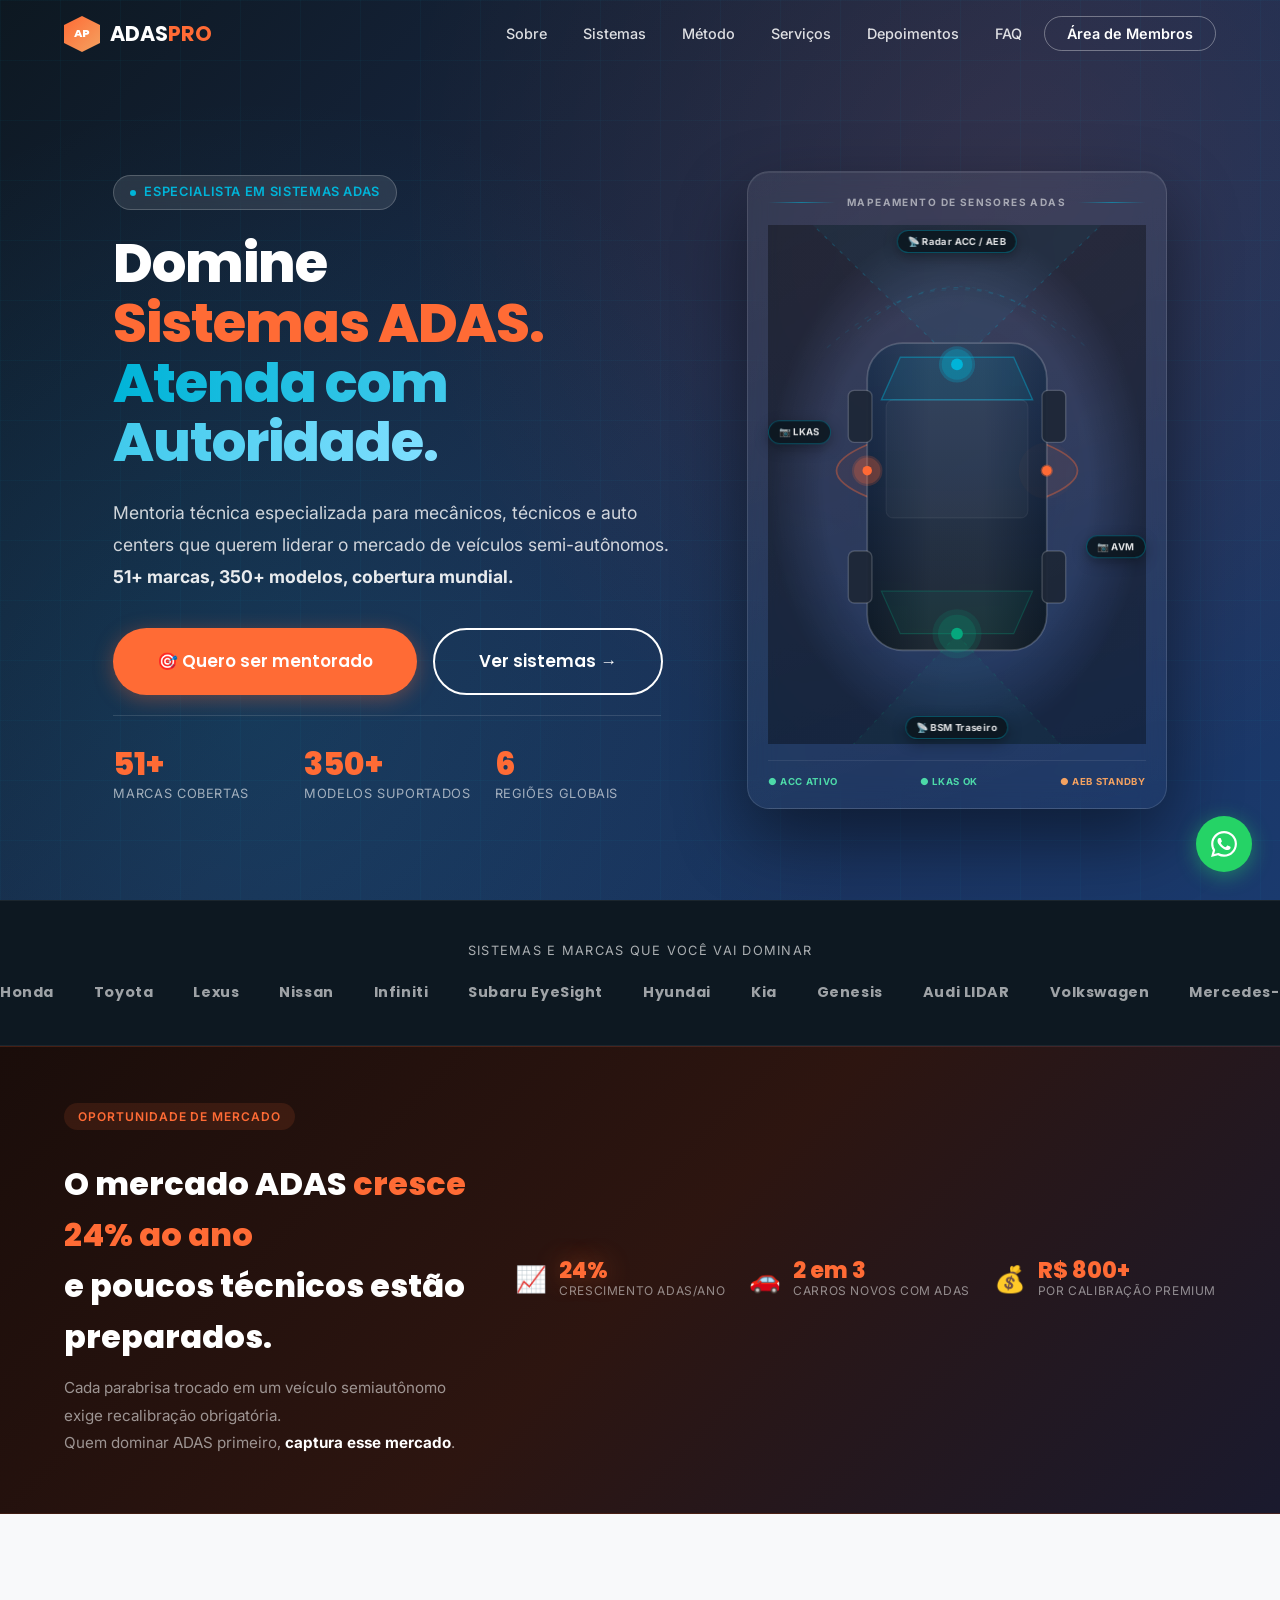
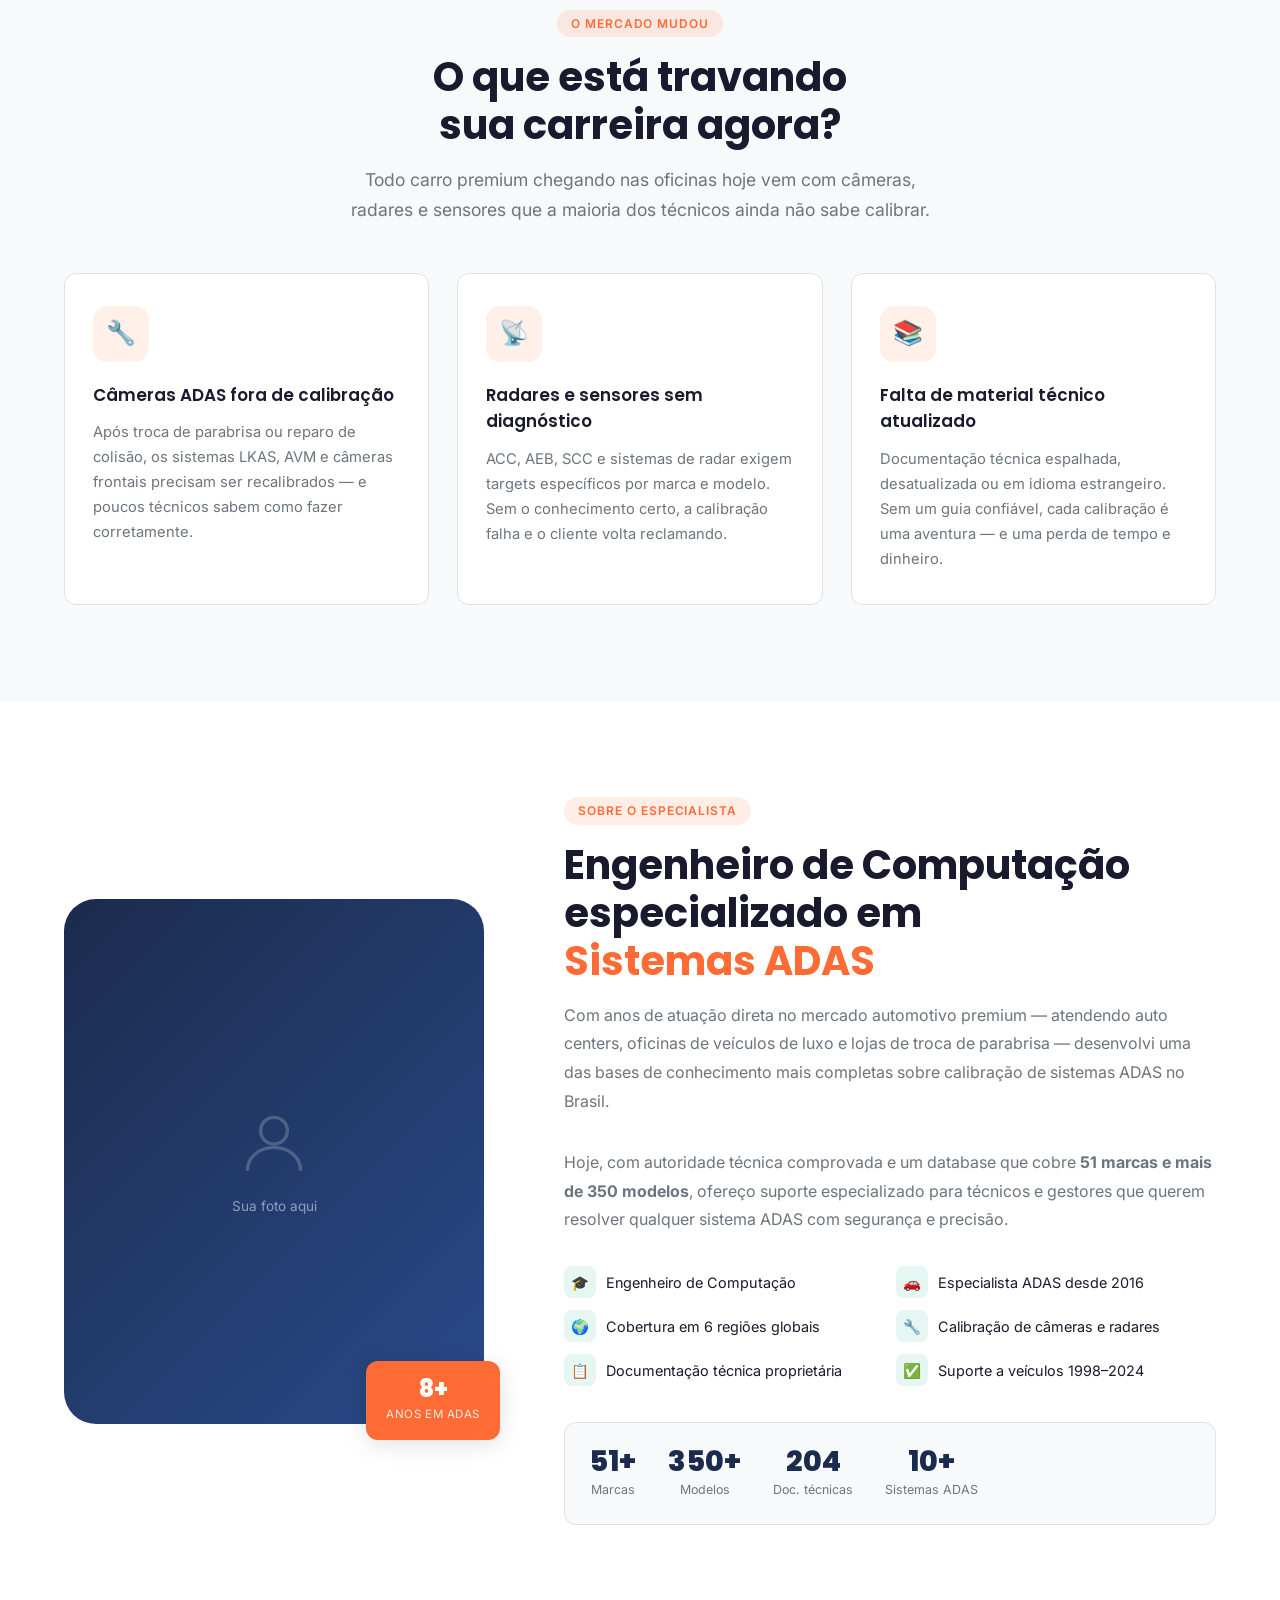
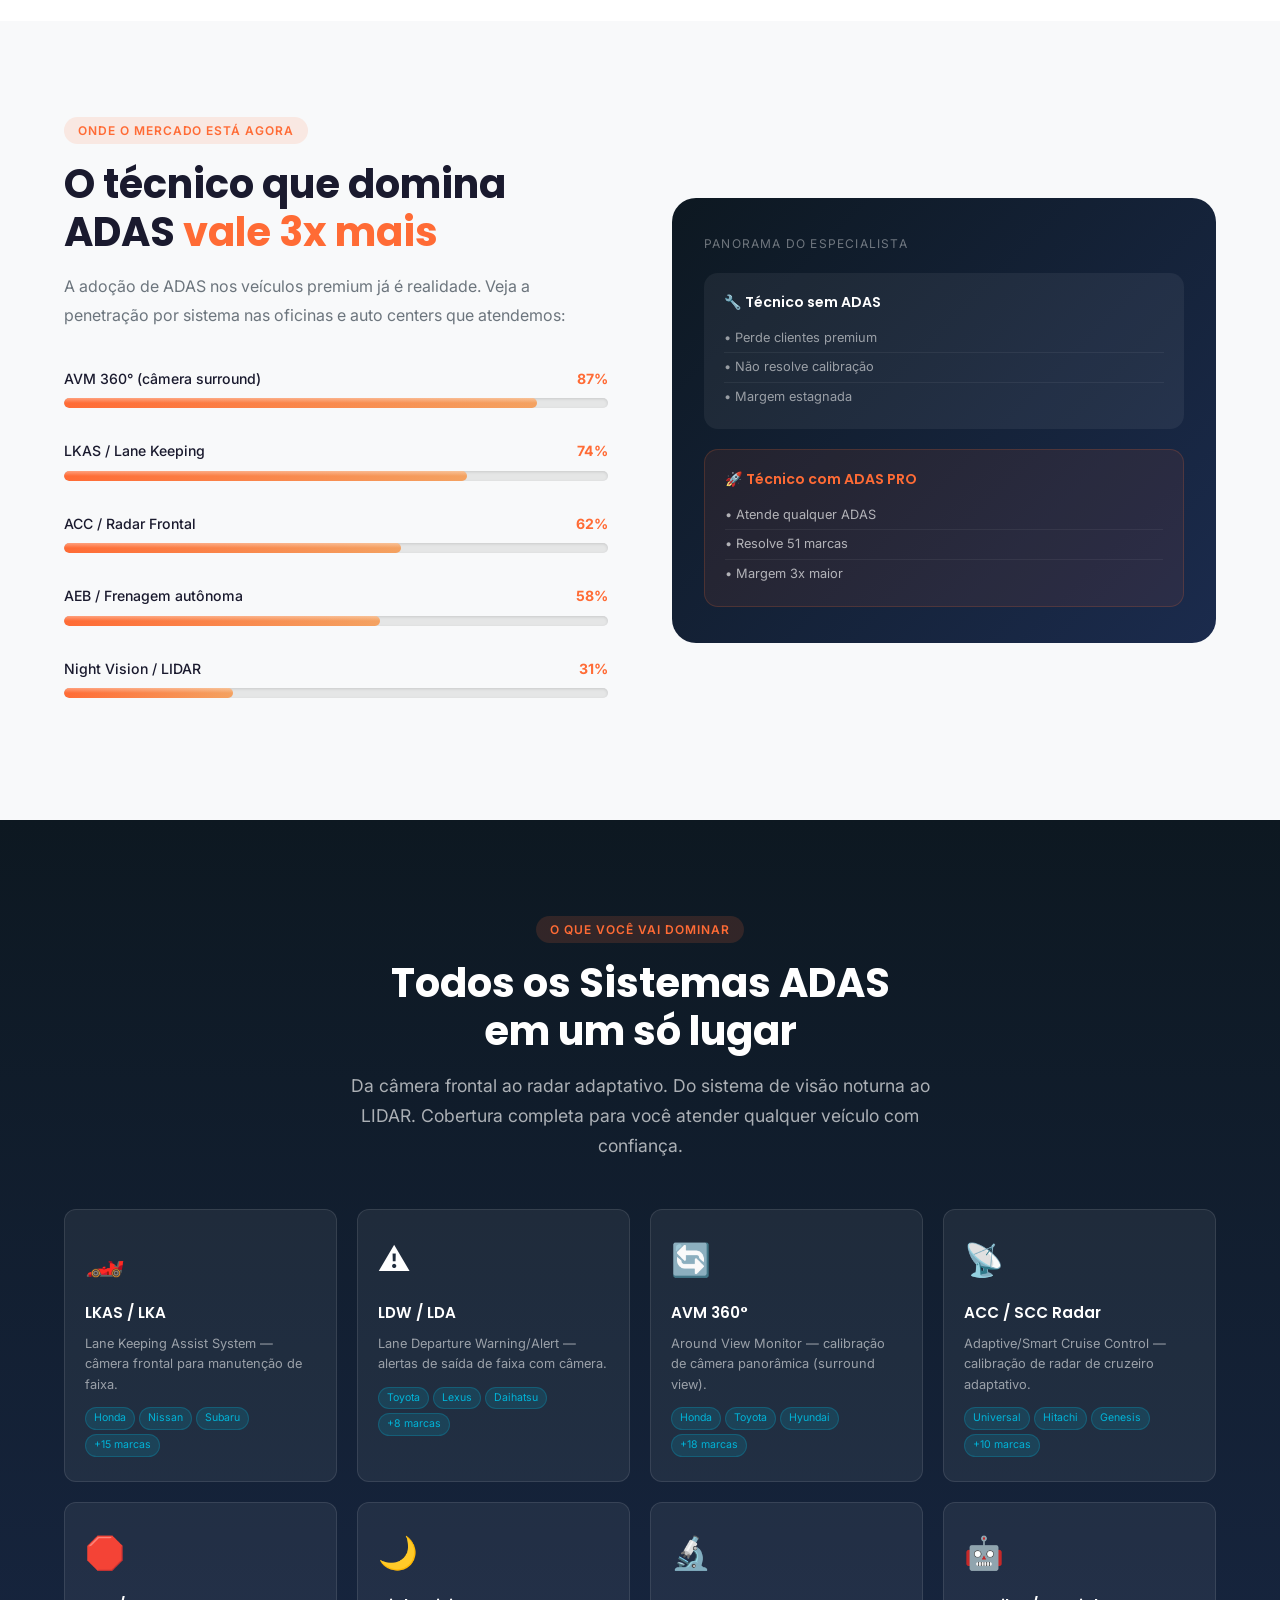
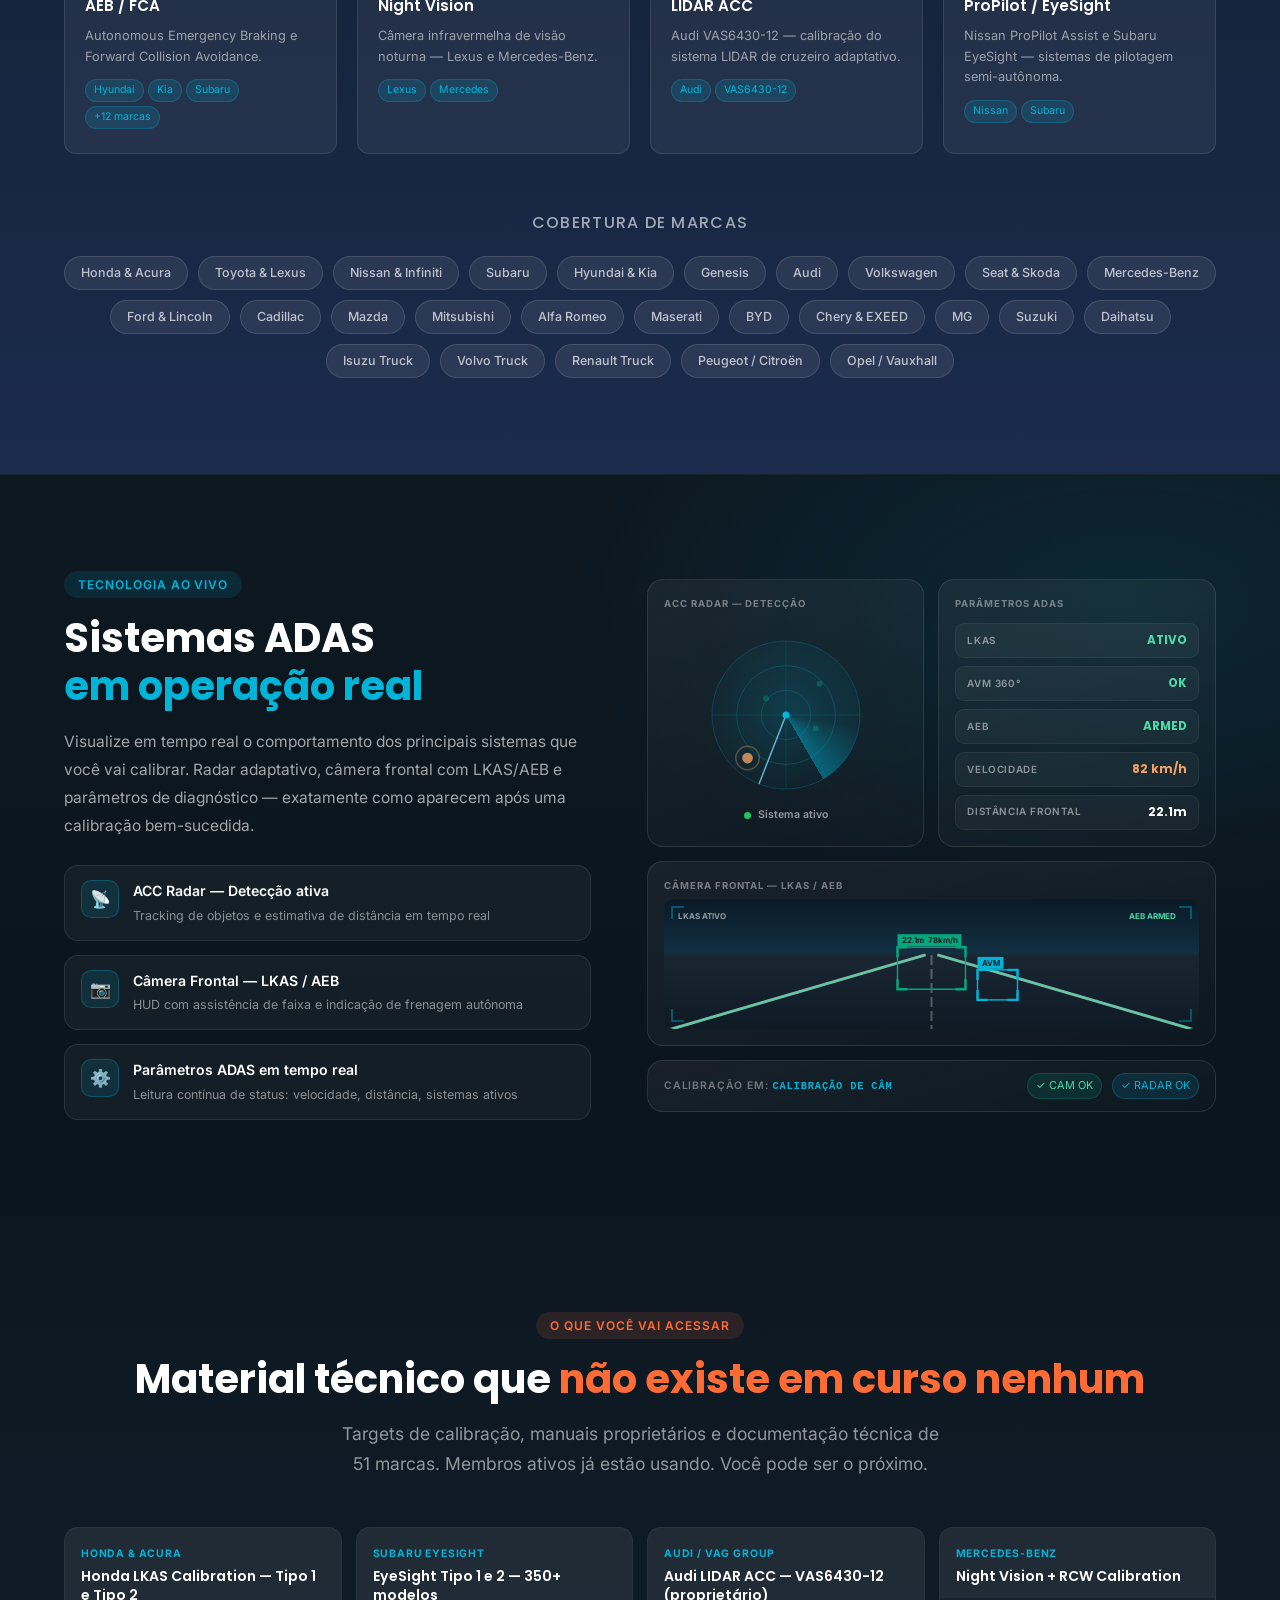
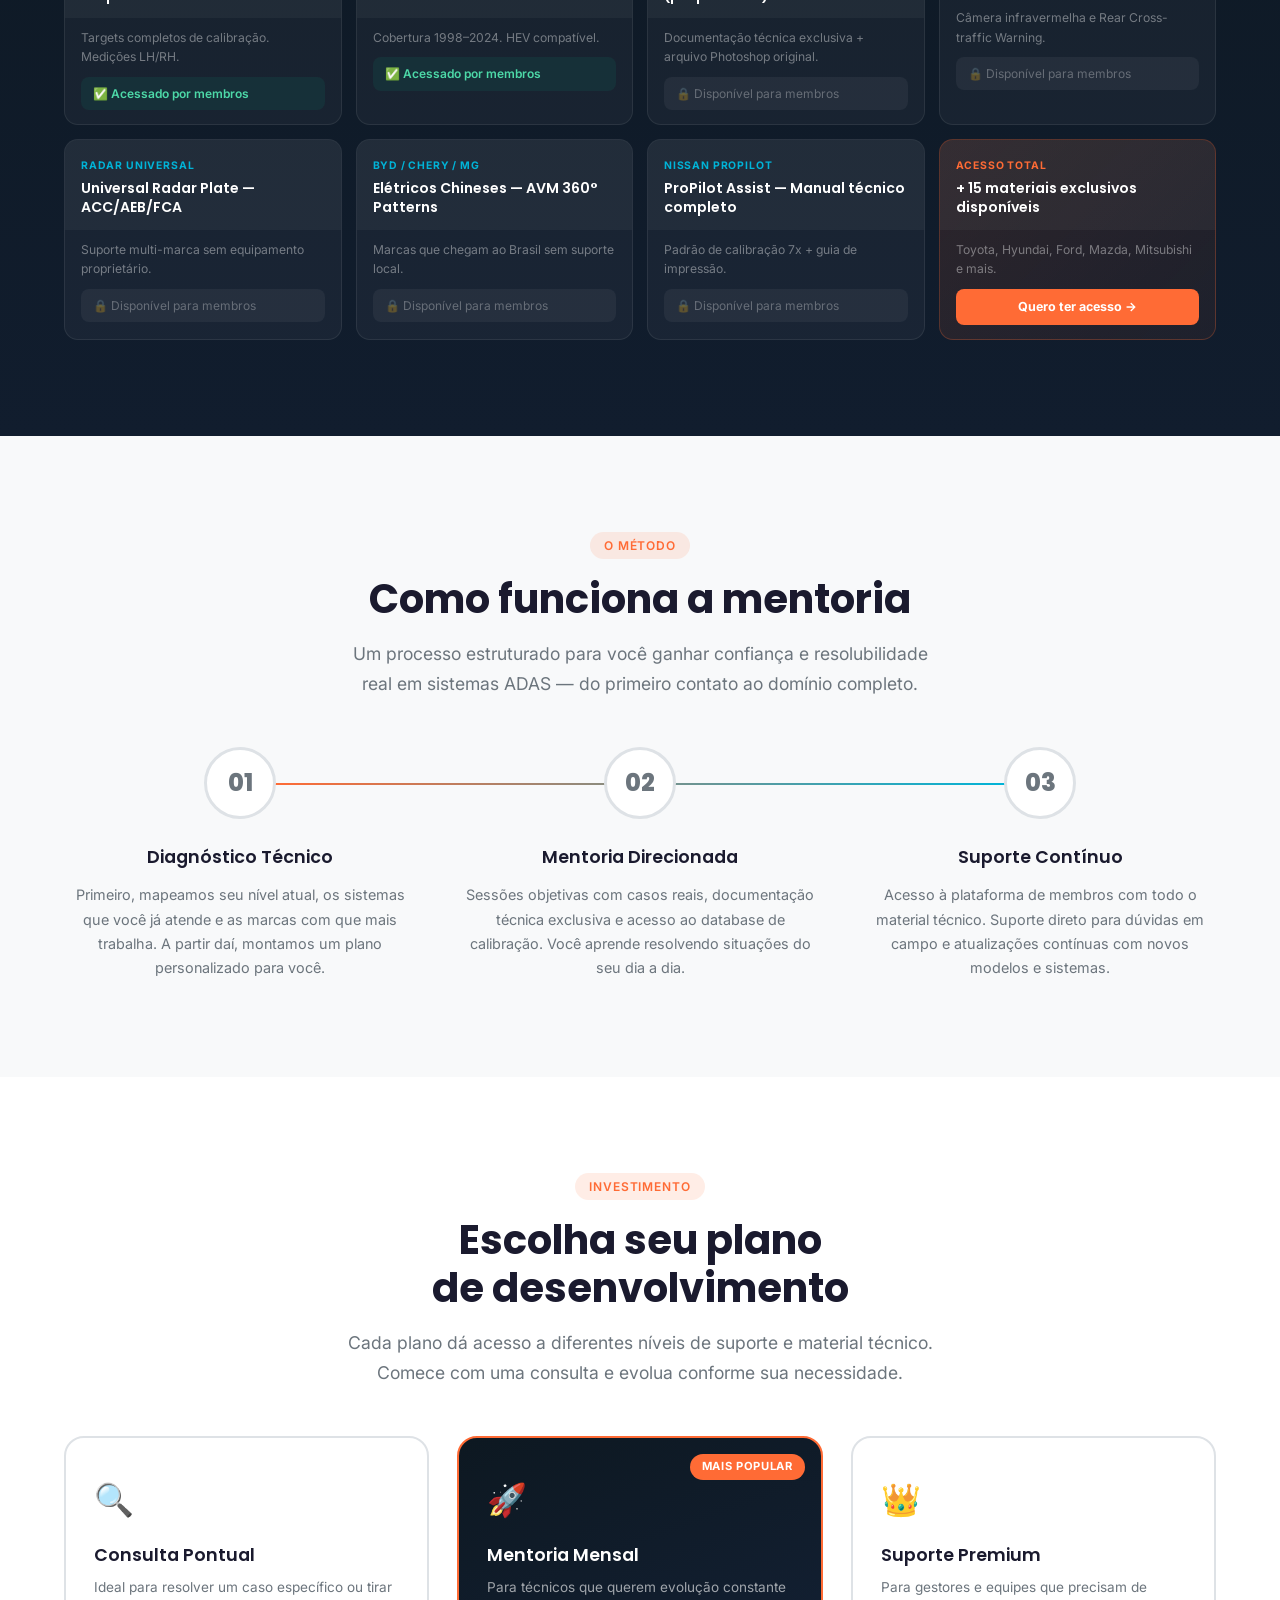
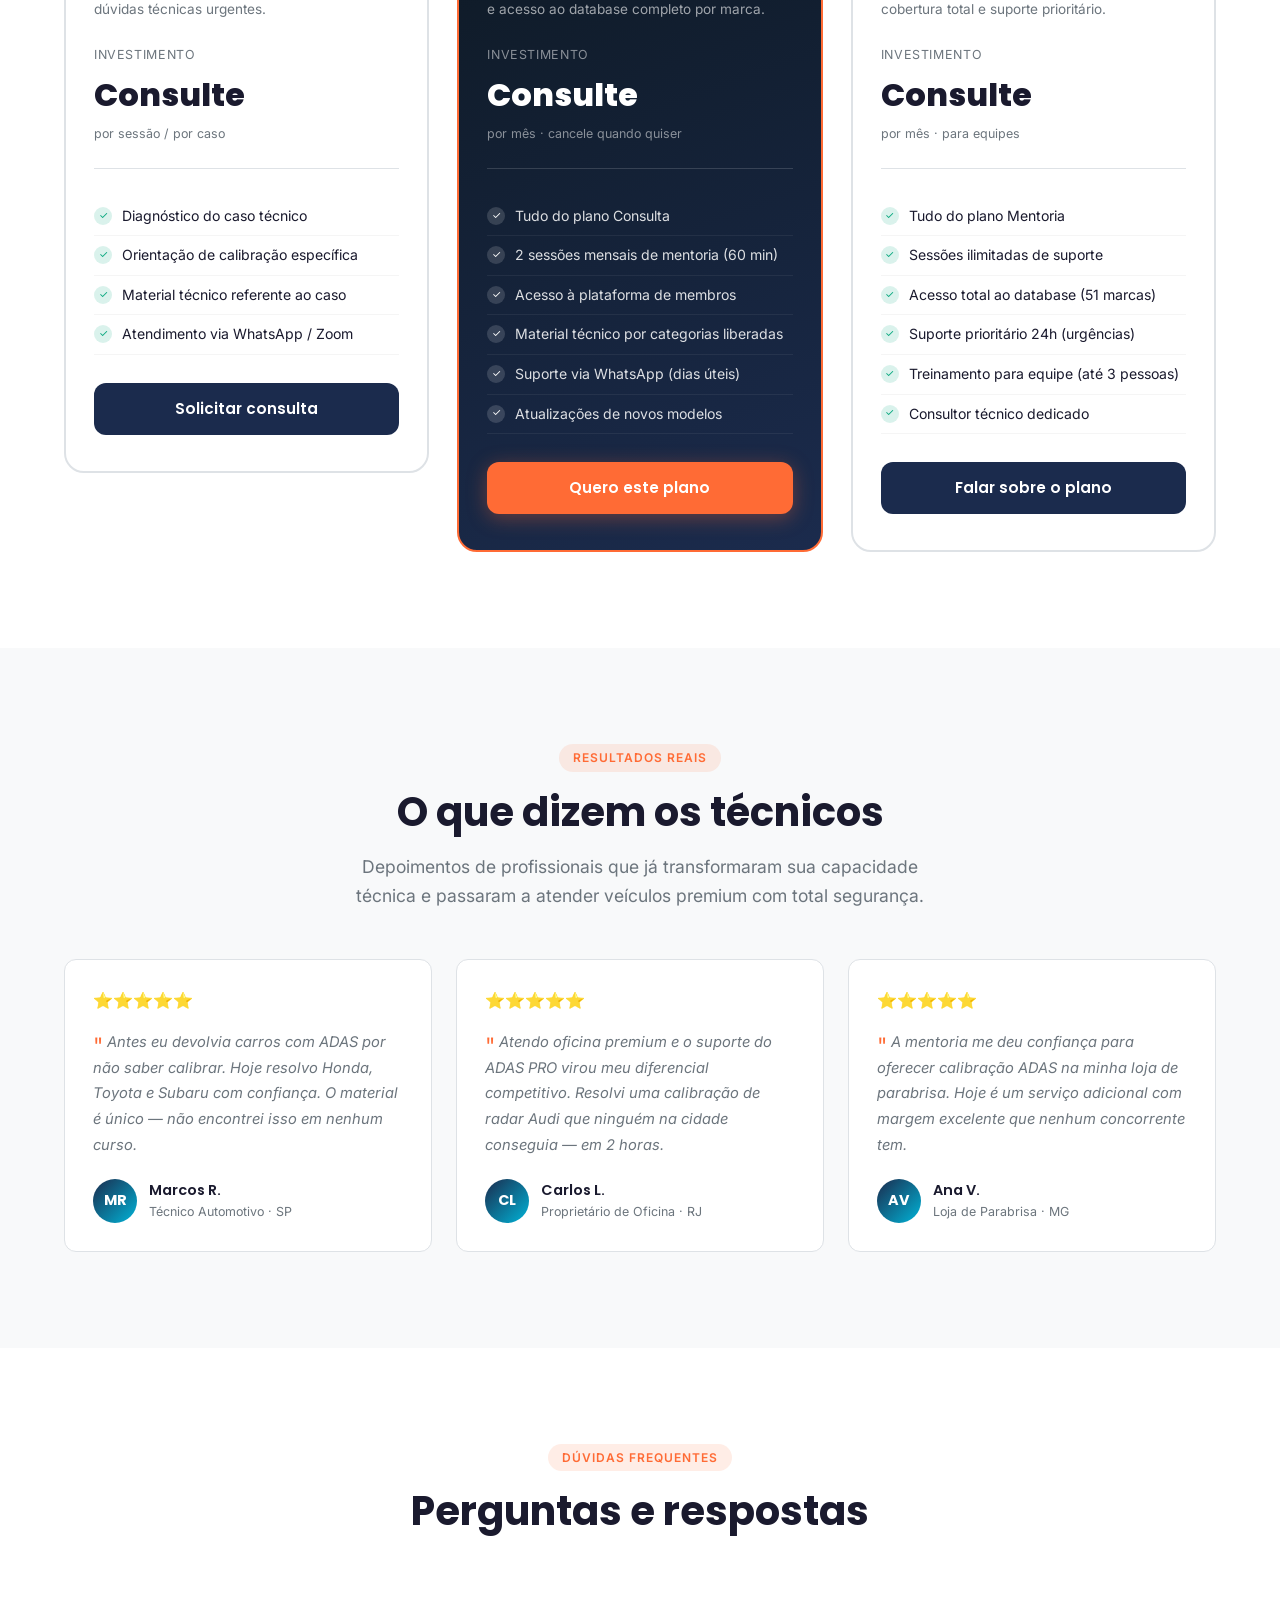
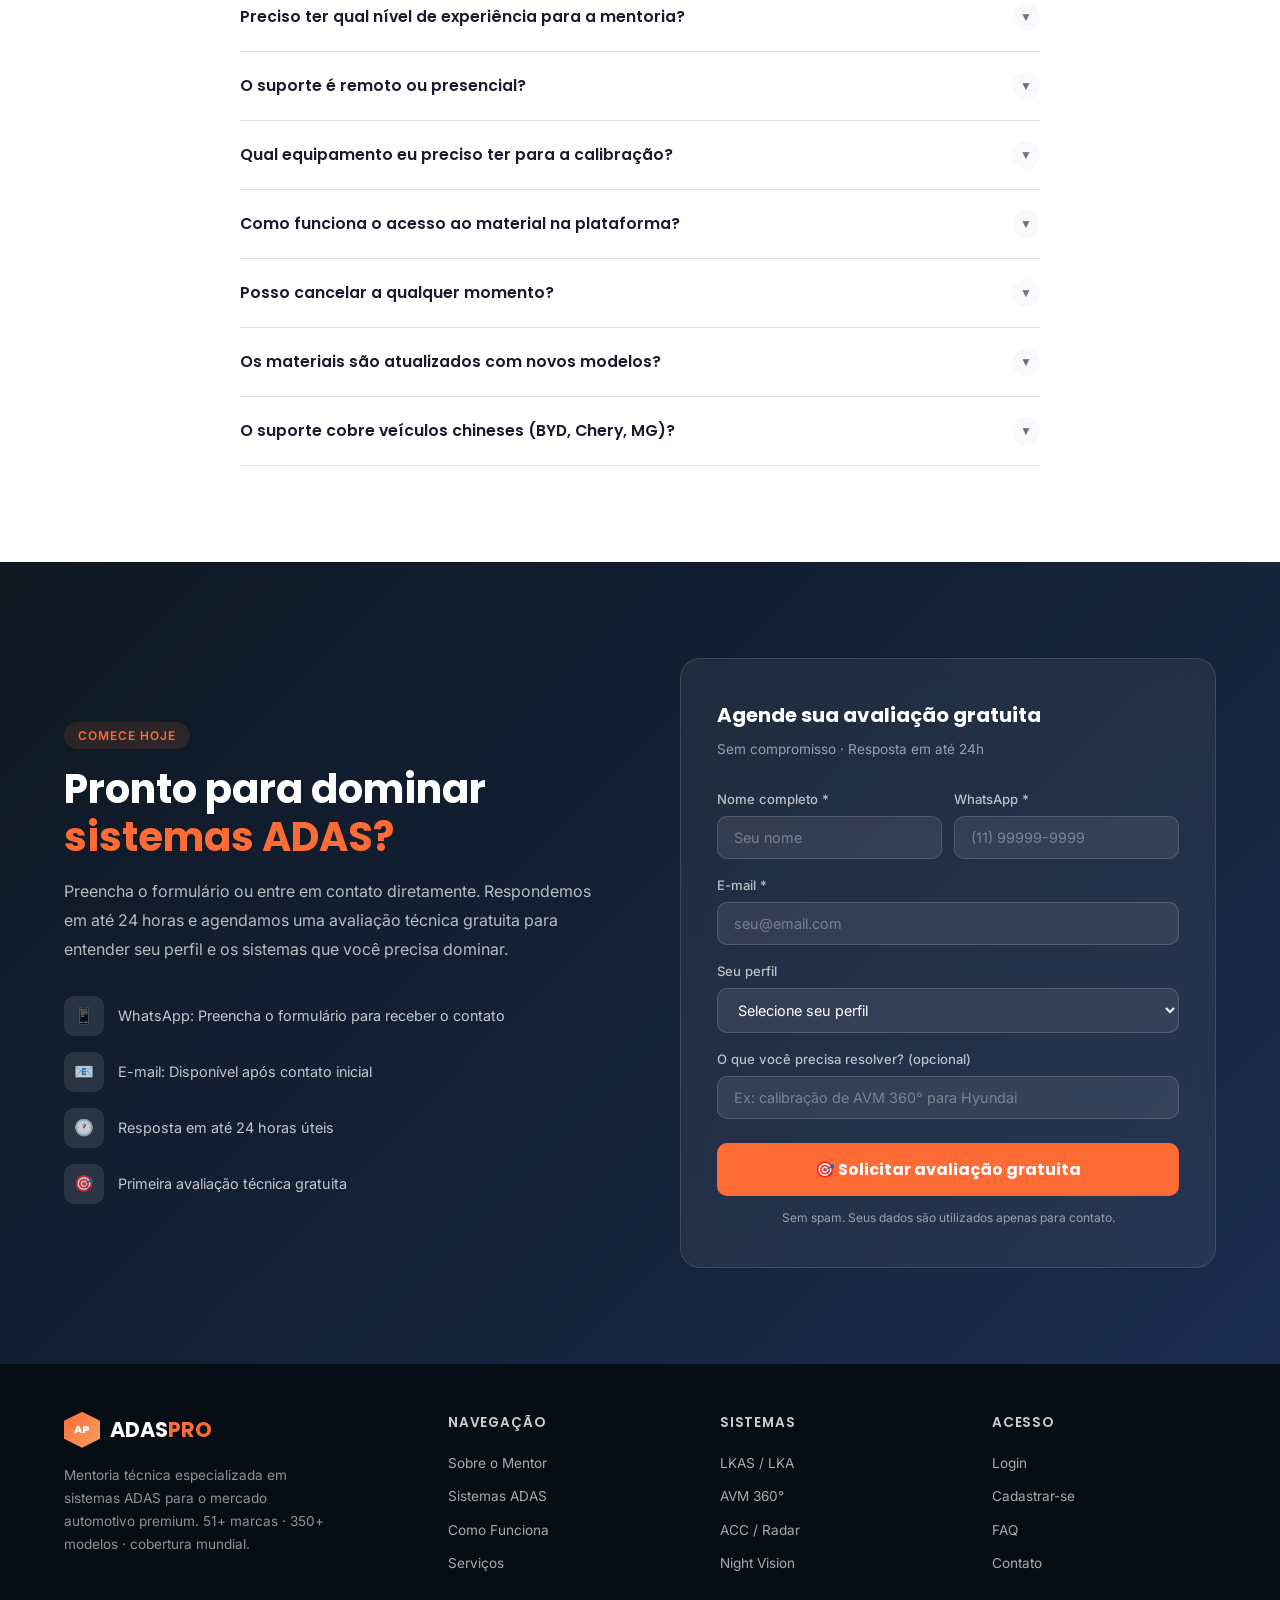
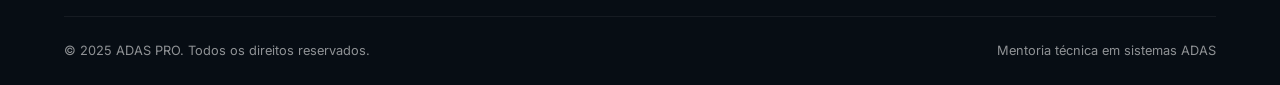
<file: index.html>
<!DOCTYPE html>
<html lang="pt-BR">
<head>
  <meta charset="UTF-8" />
  <meta name="viewport" content="width=device-width, initial-scale=1.0" />
  <meta name="description" content="Mentoria técnica especializada em sistemas ADAS para mecânicos, técnicos e auto centers. Mais de 51 marcas e 350+ modelos cobertos." />
  <title>ADAS PRO — Mentoria Técnica em Sistemas ADAS</title>

  <!-- Fonts -->
  <link rel="preconnect" href="https://fonts.googleapis.com" />
  <link rel="preconnect" href="https://fonts.gstatic.com" crossorigin />
  <link href="https://fonts.googleapis.com/css2?family=Poppins:wght@400;500;600;700;800&family=Inter:wght@400;500;600&display=swap" rel="stylesheet" />

  <!-- Styles -->
  <link rel="stylesheet" href="css/style.css" />
  <link rel="stylesheet" href="css/landpage-extra.css" />

  <style>
    /* ─── Partículas hero ─── */
    #heroParticles { position:absolute; inset:0; pointer-events:none; overflow:hidden; }

    /* ─── Seção Teaser ─── */
    .teaser-section { background:linear-gradient(180deg,#0D1821 0%,#111d2e 100%); padding:96px 0; }
    .teaser-grid { display:grid; grid-template-columns:repeat(4,1fr); gap:14px; margin-top:48px; }
    .teaser-card { border-radius:14px; overflow:hidden; border:1px solid rgba(255,255,255,.08); transition:var(--transition); }
    .teaser-card:hover { transform:translateY(-4px); border-color:rgba(255,107,53,.3); }
    .teaser-card-header { padding:18px 16px 12px; background:rgba(255,255,255,.04); }
    .teaser-cat { font-size:.65rem; font-weight:700; text-transform:uppercase; letter-spacing:.08em; color:var(--tech); margin-bottom:4px; }
    .teaser-title { font-family:'Poppins',sans-serif; font-size:.88rem; font-weight:600; color:#fff; line-height:1.4; }
    .teaser-body { padding:10px 16px 14px; }
    .teaser-desc { font-size:.76rem; color:rgba(255,255,255,.4); line-height:1.6; margin-bottom:10px; }
    .teaser-locked { display:flex; align-items:center; gap:6px; padding:7px 12px; background:rgba(255,255,255,.05); border-radius:8px; font-size:.75rem; color:rgba(255,255,255,.3); }
    .teaser-unlocked { display:flex; align-items:center; gap:6px; padding:7px 12px; background:rgba(6,167,125,.1); border-radius:8px; font-size:.75rem; color:#4dd9a8; font-weight:600; }

    /* ─── Seção Urgência ─── */
    .urgency-section { background:linear-gradient(135deg,#1a0d0a,#2d1510,#1a1a2e); border-top:1px solid rgba(255,107,53,.15); border-bottom:1px solid rgba(255,107,53,.15); padding:56px 0; }
    .urgency-inner { display:grid; grid-template-columns:1fr auto; gap:48px; align-items:center; }
    .urgency-badges { display:flex; gap:24px; flex-wrap:wrap; }
    .urgency-badge { display:flex; align-items:center; gap:12px; }
    .urgency-icon { font-size:1.6rem; }
    .urgency-val { font-family:'Poppins',sans-serif; font-size:1.4rem; font-weight:800; color:var(--accent); line-height:1; }
    .urgency-lbl { font-size:.75rem; color:rgba(255,255,255,.5); text-transform:uppercase; letter-spacing:.05em; }

    /* ─── Seção Mercado ─── */
    .market-section { background:var(--light); }
    .market-grid { display:grid; grid-template-columns:1fr 1fr; gap:64px; align-items:center; }
    .prog-item { margin-bottom:20px; }
    .prog-label { display:flex; justify-content:space-between; font-size:.88rem; margin-bottom:8px; color:var(--text); font-weight:500; }
    .prog-bar { background:rgba(0,0,0,.08); border-radius:50px; height:10px; overflow:hidden; }
    .prog-bar-fill { height:100%; border-radius:50px; background:linear-gradient(90deg,var(--accent),var(--warning)); width:0; }

    @media(max-width:900px){
      .teaser-grid { grid-template-columns:repeat(2,1fr); }
      .urgency-inner { grid-template-columns:1fr; }
      .market-grid { grid-template-columns:1fr; }
    }
    @media(max-width:640px){ .teaser-grid { grid-template-columns:1fr; } }
  </style>

</head>
<body>

<!-- ─── NAVBAR ─── -->
<nav class="navbar" id="navbar">
  <div class="container">
    <a href="#" class="logo">
      <div class="logo-hex">AP</div>
      <span>ADAS<strong>PRO</strong></span>
    </a>
    <ul class="nav-links" id="navLinks">
      <li><a href="#sobre">Sobre</a></li>
      <li><a href="#sistemas">Sistemas</a></li>
      <li><a href="#como-funciona">Método</a></li>
      <li><a href="#servicos">Serviços</a></li>
      <li><a href="#depoimentos">Depoimentos</a></li>
      <li><a href="#faq">FAQ</a></li>
      <li><a href="login.html" class="btn-nav btn-members">Área de Membros</a></li>
    </ul>
    <button class="hamburger" id="hamburger" aria-label="Menu">
      <span></span><span></span><span></span>
    </button>
  </div>
</nav>

<!-- ─── SEÇÃO 1 — HERO ─── -->
<section class="hero" id="hero">
  <div class="hero-bg-pattern"></div>
  <div class="hero-grid"></div>
  <div id="heroParticles"></div>
  <div class="container">

    <!-- Conteúdo esquerdo -->
    <div class="hero-content">
      <div class="hero-badge">
        <span class="hero-badge-dot"></span>
        Especialista em Sistemas ADAS
      </div>

      <h1 class="hero-title">
        Domine<br>
        <span class="line-accent">Sistemas ADAS.</span><br>
        <span class="line-tech">Atenda com Autoridade.</span>
      </h1>

      <p class="hero-text">
        Mentoria técnica especializada para mecânicos, técnicos e auto centers
        que querem liderar o mercado de veículos semi-autônomos.
        <strong style="color:rgba(255,255,255,.9)">51+ marcas, 350+ modelos, cobertura mundial.</strong>
      </p>

      <div class="hero-actions">
        <a href="#contato" class="btn btn-primary btn-lg">
          🎯 Quero ser mentorado
        </a>
        <a href="#sistemas" class="btn btn-outline btn-lg">
          Ver sistemas →
        </a>
      </div>

      <div class="hero-stats">
        <div>
          <div class="hero-stat-value" data-target="51" data-suffix="+">0</div>
          <div class="hero-stat-label">Marcas Cobertas</div>
        </div>
        <div>
          <div class="hero-stat-value" data-target="350" data-suffix="+">0</div>
          <div class="hero-stat-label">Modelos Suportados</div>
        </div>
        <div>
          <div class="hero-stat-value" data-target="6" data-suffix="">0</div>
          <div class="hero-stat-label">Regiões Globais</div>
        </div>
      </div>
    </div>

    <!-- Visual direito — Vehicle Sensor Map -->
    <div class="hero-visual">
      <div class="vehicle-sensor-display">

        <div class="vsd-header">
          <div class="vsd-line"></div>
          Mapeamento de Sensores ADAS
          <div class="vsd-line"></div>
        </div>

        <div class="vsd-container">
          <svg viewBox="0 0 320 440" fill="none" xmlns="http://www.w3.org/2000/svg" style="width:100%;height:100%;display:block">
            <!-- Definições: gradientes e filtros -->
            <defs>
              <radialGradient id="bgDepth" cx="50%" cy="50%" r="50%">
                <stop offset="0%" stop-color="rgba(0,180,216,0.06)"/>
                <stop offset="70%" stop-color="rgba(0,0,0,0)"/>
                <stop offset="100%" stop-color="rgba(0,0,0,0.35)"/>
              </radialGradient>
              <linearGradient id="bodyGrad" x1="0" y1="0" x2="0" y2="1">
                <stop offset="0%" stop-color="rgba(30,50,80,0.95)"/>
                <stop offset="40%" stop-color="rgba(22,38,64,0.98)"/>
                <stop offset="100%" stop-color="rgba(13,24,33,0.95)"/>
              </linearGradient>
              <linearGradient id="bodyShine" x1="0" y1="0" x2="1" y2="0">
                <stop offset="0%" stop-color="rgba(255,255,255,0)"/>
                <stop offset="35%" stop-color="rgba(255,255,255,0.07)"/>
                <stop offset="65%" stop-color="rgba(255,255,255,0.07)"/>
                <stop offset="100%" stop-color="rgba(255,255,255,0)"/>
              </linearGradient>
            </defs>

            <!-- Fundo com profundidade radial -->
            <rect x="0" y="0" width="320" height="440" fill="url(#bgDepth)" rx="0"/>

            <!-- Cone radar frontal -->
            <path d="M160 118 L38 0 L282 0 Z" fill="rgba(0,180,216,0.05)"/>
            <path d="M160 118 L38 0" stroke="rgba(0,180,216,0.22)" stroke-width="1" stroke-dasharray="3,6"/>
            <path d="M160 118 L282 0" stroke="rgba(0,180,216,0.22)" stroke-width="1" stroke-dasharray="3,6"/>
            <path d="M76 88 Q160 18 244 88" fill="none" stroke="rgba(0,180,216,0.18)" stroke-width="1" stroke-dasharray="4,6"/>
            <path d="M50 104 Q160 5 270 104" fill="none" stroke="rgba(0,180,216,0.10)" stroke-width="1" stroke-dasharray="4,6"/>
            <path d="M100 72 Q160 32 220 72" fill="none" stroke="rgba(0,180,216,0.08)" stroke-width="1" stroke-dasharray="3,8"/>

            <!-- Arco câmera lateral esquerda -->
            <path d="M84 230 Q32 208 84 186" fill="rgba(255,107,53,0.05)" stroke="rgba(255,107,53,0.38)" stroke-width="1.5" stroke-linecap="round"/>
            <!-- Arco câmera lateral direita -->
            <path d="M236 230 Q288 208 236 186" fill="rgba(255,107,53,0.05)" stroke="rgba(255,107,53,0.38)" stroke-width="1.5" stroke-linecap="round"/>

            <!-- Carroceria — gradiente e contorno -->
            <rect x="84" y="100" width="152" height="260" rx="30" fill="url(#bodyGrad)" stroke="rgba(255,255,255,0.18)" stroke-width="1.5"/>
            <!-- Reflexo central de brilho na carroceria -->
            <rect x="84" y="100" width="152" height="260" rx="30" fill="url(#bodyShine)"/>

            <!-- Para-brisa frontal -->
            <path d="M96 148 L112 112 L208 112 L224 148 Z" fill="rgba(0,180,216,0.1)" stroke="rgba(0,180,216,0.42)" stroke-width="1.2"/>
            <!-- Teto -->
            <rect x="100" y="148" width="120" height="100" rx="6" fill="rgba(255,255,255,0.03)" stroke="rgba(255,255,255,0.06)" stroke-width="1"/>
            <!-- Para-brisa traseiro -->
            <path d="M96 310 L112 346 L208 346 L224 310 Z" fill="rgba(6,167,125,0.08)" stroke="rgba(6,167,125,0.28)" stroke-width="1"/>

            <!-- Rodas dianteiras esquerdas -->
            <rect x="68" y="140" width="20" height="44" rx="5" fill="rgba(30,40,55,0.95)" stroke="rgba(255,255,255,0.18)" stroke-width="1.2"/>
            <!-- Rodas dianteiras direitas -->
            <rect x="232" y="140" width="20" height="44" rx="5" fill="rgba(30,40,55,0.95)" stroke="rgba(255,255,255,0.18)" stroke-width="1.2"/>
            <!-- Rodas traseiras esquerdas -->
            <rect x="68" y="276" width="20" height="44" rx="5" fill="rgba(30,40,55,0.95)" stroke="rgba(255,255,255,0.18)" stroke-width="1.2"/>
            <!-- Rodas traseiras direitas -->
            <rect x="232" y="276" width="20" height="44" rx="5" fill="rgba(30,40,55,0.95)" stroke="rgba(255,255,255,0.18)" stroke-width="1.2"/>

            <!-- Cone radar traseiro -->
            <path d="M160 347 L72 440 L248 440 Z" fill="rgba(6,167,125,0.04)"/>
            <path d="M160 347 L72 440" stroke="rgba(6,167,125,0.16)" stroke-width="1" stroke-dasharray="3,6"/>
            <path d="M160 347 L248 440" stroke="rgba(6,167,125,0.16)" stroke-width="1" stroke-dasharray="3,6"/>

            <!-- ── Sensor frontal: 2 anéis pulsantes ── -->
            <circle cx="160" cy="118" r="5" fill="#00B4D8"/>
            <!-- Anel 1 (sonar rápido) -->
            <circle cx="160" cy="118" r="5" fill="#00B4D8" opacity="0.55">
              <animate attributeName="r" values="5;24;5" dur="3s" repeatCount="indefinite"/>
              <animate attributeName="opacity" values="0.55;0;0.55" dur="3s" repeatCount="indefinite"/>
            </circle>
            <!-- Anel 2 (sonar lento, delay) -->
            <circle cx="160" cy="118" r="5" fill="#00B4D8" opacity="0.35">
              <animate attributeName="r" values="5;36;5" dur="3s" begin="1.2s" repeatCount="indefinite"/>
              <animate attributeName="opacity" values="0.35;0;0.35" dur="3s" begin="1.2s" repeatCount="indefinite"/>
            </circle>

            <!-- ── Sensor lateral esquerdo: 2 anéis ── -->
            <circle cx="84" cy="208" r="4" fill="#FF6B35"/>
            <circle cx="84" cy="208" r="4" fill="#FF6B35" opacity="0.5">
              <animate attributeName="r" values="4;16;4" dur="2.4s" begin="0.7s" repeatCount="indefinite"/>
              <animate attributeName="opacity" values="0.5;0;0.5" dur="2.4s" begin="0.7s" repeatCount="indefinite"/>
            </circle>
            <circle cx="84" cy="208" r="4" fill="#FF6B35" opacity="0.3">
              <animate attributeName="r" values="4;26;4" dur="2.4s" begin="1.9s" repeatCount="indefinite"/>
              <animate attributeName="opacity" values="0.3;0;0.3" dur="2.4s" begin="1.9s" repeatCount="indefinite"/>
            </circle>

            <!-- ── Sensor lateral direito: 2 anéis ── -->
            <circle cx="236" cy="208" r="4" fill="#FF6B35"/>
            <circle cx="236" cy="208" r="4" fill="#FF6B35" opacity="0.5">
              <animate attributeName="r" values="4;16;4" dur="2.4s" begin="1.3s" repeatCount="indefinite"/>
              <animate attributeName="opacity" values="0.5;0;0.5" dur="2.4s" begin="1.3s" repeatCount="indefinite"/>
            </circle>
            <circle cx="236" cy="208" r="4" fill="#FF6B35" opacity="0.3">
              <animate attributeName="r" values="4;26;4" dur="2.4s" begin="2.5s" repeatCount="indefinite"/>
              <animate attributeName="opacity" values="0.3;0;0.3" dur="2.4s" begin="2.5s" repeatCount="indefinite"/>
            </circle>

            <!-- ── Sensor traseiro: 2 anéis ── -->
            <circle cx="160" cy="346" r="5" fill="#06A77D"/>
            <circle cx="160" cy="346" r="5" fill="#06A77D" opacity="0.55">
              <animate attributeName="r" values="5;22;5" dur="3s" begin="1.8s" repeatCount="indefinite"/>
              <animate attributeName="opacity" values="0.55;0;0.55" dur="3s" begin="1.8s" repeatCount="indefinite"/>
            </circle>
            <circle cx="160" cy="346" r="5" fill="#06A77D" opacity="0.3">
              <animate attributeName="r" values="5;34;5" dur="3s" begin="3.0s" repeatCount="indefinite"/>
              <animate attributeName="opacity" values="0.3;0;0.3" dur="3s" begin="3.0s" repeatCount="indefinite"/>
            </circle>
          </svg>

          <div class="vsd-chip vsd-top">📡 Radar ACC / AEB</div>
          <div class="vsd-chip vsd-left">📷 LKAS</div>
          <div class="vsd-chip vsd-right">📷 AVM</div>
          <div class="vsd-chip vsd-bottom">📡 BSM Traseiro</div>
        </div>

        <div class="vsd-status-row">
          <span class="vsd-s ok">● ACC ATIVO</span>
          <span class="vsd-s ok">● LKAS OK</span>
          <span class="vsd-s warn">● AEB STANDBY</span>
        </div>

      </div>
    </div>

  </div>
</section>

<!-- ─── MARQUEE MARCAS ─── -->
<div class="brands-section">
  <p class="brands-label">Sistemas e marcas que você vai dominar</p>
  <div style="overflow:hidden">
    <div class="brands-track">
      <span class="brand-item">Honda</span>
      <span class="brand-item">Toyota</span>
      <span class="brand-item">Lexus</span>
      <span class="brand-item">Nissan</span>
      <span class="brand-item">Infiniti</span>
      <span class="brand-item">Subaru EyeSight</span>
      <span class="brand-item">Hyundai</span>
      <span class="brand-item">Kia</span>
      <span class="brand-item">Genesis</span>
      <span class="brand-item">Audi LIDAR</span>
      <span class="brand-item">Volkswagen</span>
      <span class="brand-item">Mercedes-Benz</span>
      <span class="brand-item">Ford</span>
      <span class="brand-item">Mazda</span>
      <span class="brand-item">Mitsubishi</span>
      <span class="brand-item">BYD</span>
      <span class="brand-item">Cadillac</span>
      <span class="brand-item">Maserati</span>
      <span class="brand-item">Alfa Romeo</span>
      <span class="brand-item">Volvo Truck</span>
      <span class="brand-item">Isuzu</span>
      <span class="brand-item">Suzuki</span>
      <span class="brand-item">MG</span>
      <span class="brand-item">Chery</span>
      <span class="brand-item">Daihatsu</span>
      <span class="brand-item">Renault</span>
    </div>
  </div>
</div>

<!-- ─── SEÇÃO URGÊNCIA ─── -->
<div class="urgency-section">
  <div class="container">
    <div class="urgency-inner">
      <div>
        <div class="tag" style="background:rgba(255,107,53,.12);color:var(--accent)">Oportunidade de mercado</div>
        <h2 style="font-family:'Poppins',sans-serif;font-size:clamp(1.4rem,3vw,2rem);font-weight:800;color:#fff;margin:12px 0">
          O mercado ADAS <span style="color:var(--accent)">cresce 24% ao ano</span><br>e poucos técnicos estão preparados.
        </h2>
        <p style="color:rgba(255,255,255,.55);font-size:.95rem;max-width:540px;line-height:1.8">
          Cada parabrisa trocado em um veículo semiautônomo exige recalibração obrigatória.<br>
          Quem dominar ADAS primeiro, <strong style="color:#fff">captura esse mercado</strong>.
        </p>
      </div>
      <div class="urgency-badges">
        <div class="urgency-badge">
          <div class="urgency-icon">📈</div>
          <div>
            <div class="urgency-val dramatic-section" data-target="24" data-suffix="%" data-dramatic="true">0%</div>
            <div class="urgency-lbl">Crescimento ADAS/ano</div>
          </div>
        </div>
        <div class="urgency-badge">
          <div class="urgency-icon">🚗</div>
          <div>
            <div class="urgency-val">2 em 3</div>
            <div class="urgency-lbl">Carros novos com ADAS</div>
          </div>
        </div>
        <div class="urgency-badge">
          <div class="urgency-icon">💰</div>
          <div>
            <div class="urgency-val">R$ 800+</div>
            <div class="urgency-lbl">Por calibração premium</div>
          </div>
        </div>
      </div>
    </div>
  </div>
</div>

<!-- ─── SEÇÃO 2 — PROBLEMA ─── -->
<section class="problem-section section" id="problema">
  <div class="container">
    <div class="text-center reveal">
      <span class="tag">O mercado mudou</span>
      <h2 class="section-title">O que está travando<br>sua carreira agora?</h2>
      <p class="section-subtitle">
        Todo carro premium chegando nas oficinas hoje vem com câmeras, radares e sensores
        que a maioria dos técnicos ainda não sabe calibrar.
      </p>
    </div>

    <div class="problem-grid">
      <div class="problem-card reveal reveal-delay-1">
        <div class="problem-icon">🔧</div>
        <h3>Câmeras ADAS fora de calibração</h3>
        <p>
          Após troca de parabrisa ou reparo de colisão, os sistemas LKAS, AVM e câmeras frontais
          precisam ser recalibrados — e poucos técnicos sabem como fazer corretamente.
        </p>
      </div>
      <div class="problem-card reveal reveal-delay-2">
        <div class="problem-icon">📡</div>
        <h3>Radares e sensores sem diagnóstico</h3>
        <p>
          ACC, AEB, SCC e sistemas de radar exigem targets específicos por marca e modelo.
          Sem o conhecimento certo, a calibração falha e o cliente volta reclamando.
        </p>
      </div>
      <div class="problem-card reveal reveal-delay-3">
        <div class="problem-icon">📚</div>
        <h3>Falta de material técnico atualizado</h3>
        <p>
          Documentação técnica espalhada, desatualizada ou em idioma estrangeiro.
          Sem um guia confiável, cada calibração é uma aventura — e uma perda de tempo e dinheiro.
        </p>
      </div>
    </div>
  </div>
</section>

<!-- ─── SEÇÃO 3 — SOBRE O MENTOR ─── -->
<section class="about-section section" id="sobre">
  <div class="container">
    <div class="about-grid">

      <!-- Foto -->
      <div class="about-photo-wrap reveal">
        <div class="about-photo" id="mentorPhoto">
          <!-- Substitua pela sua foto: <img src="assets/mentor.jpg" alt="Mentor ADAS PRO" /> -->
          <div class="about-photo-placeholder">
            <svg width="80" height="80" viewBox="0 0 24 24" fill="none" stroke="currentColor" stroke-width="1">
              <circle cx="12" cy="8" r="4"/><path d="M4 20c0-4 3.6-7 8-7s8 3 8 7"/>
            </svg>
            <span>Sua foto aqui</span>
          </div>
        </div>
        <div class="about-badge">
          <div class="about-badge-value">8+</div>
          <div class="about-badge-label">Anos em ADAS</div>
        </div>
      </div>

      <!-- Conteúdo -->
      <div class="about-content reveal reveal-delay-1">
        <span class="tag">Sobre o Especialista</span>
        <h2 class="section-title">
          Engenheiro de Computação
          especializado em<br>
          <span class="text-accent">Sistemas ADAS</span>
        </h2>
        <p class="about-bio">
          Com anos de atuação direta no mercado automotivo premium — atendendo auto centers,
          oficinas de veículos de luxo e lojas de troca de parabrisa — desenvolvi uma das
          bases de conhecimento mais completas sobre calibração de sistemas ADAS no Brasil.
        </p>
        <p class="about-bio">
          Hoje, com autoridade técnica comprovada e um database que cobre
          <strong>51 marcas e mais de 350 modelos</strong>, ofereço suporte especializado
          para técnicos e gestores que querem resolver qualquer sistema ADAS com segurança e precisão.
        </p>

        <div class="about-credentials">
          <div class="credential-item">
            <div class="credential-icon">🎓</div>
            Engenheiro de Computação
          </div>
          <div class="credential-item">
            <div class="credential-icon">🚗</div>
            Especialista ADAS desde 2016
          </div>
          <div class="credential-item">
            <div class="credential-icon">🌍</div>
            Cobertura em 6 regiões globais
          </div>
          <div class="credential-item">
            <div class="credential-icon">🔧</div>
            Calibração de câmeras e radares
          </div>
          <div class="credential-item">
            <div class="credential-icon">📋</div>
            Documentação técnica proprietária
          </div>
          <div class="credential-item">
            <div class="credential-icon">✅</div>
            Suporte a veículos 1998–2024
          </div>
        </div>

        <div class="about-systems-count">
          <div class="count-item">
            <div class="count-value" data-target="51" data-suffix="+">0</div>
            <div class="count-label">Marcas</div>
          </div>
          <div class="count-item">
            <div class="count-value" data-target="350" data-suffix="+">0</div>
            <div class="count-label">Modelos</div>
          </div>
          <div class="count-item">
            <div class="count-value" data-target="204" data-suffix="">0</div>
            <div class="count-label">Doc. técnicas</div>
          </div>
          <div class="count-item">
            <div class="count-value" data-target="10" data-suffix="+">0</div>
            <div class="count-label">Sistemas ADAS</div>
          </div>
        </div>
      </div>
    </div>
  </div>
</section>

<!-- ─── SEÇÃO MERCADO (progresso) ─── -->
<section class="market-section section">
  <div class="container">
    <div class="market-grid">
      <div class="reveal">
        <span class="tag">Onde o mercado está agora</span>
        <h2 class="section-title">O técnico que domina ADAS <span class="text-accent">vale 3x mais</span></h2>
        <p style="color:var(--text-muted);line-height:1.8;margin-bottom:32px">
          A adoção de ADAS nos veículos premium já é realidade. Veja a penetração por sistema
          nas oficinas e auto centers que atendemos:
        </p>
        <div>
          <div class="prog-item">
            <div class="prog-label"><span>AVM 360° (câmera surround)</span><span class="text-accent">87%</span></div>
            <div class="prog-bar"><div class="prog-bar-fill" data-width="87"></div></div>
          </div>
          <div class="prog-item">
            <div class="prog-label"><span>LKAS / Lane Keeping</span><span class="text-accent">74%</span></div>
            <div class="prog-bar"><div class="prog-bar-fill" data-width="74"></div></div>
          </div>
          <div class="prog-item">
            <div class="prog-label"><span>ACC / Radar Frontal</span><span class="text-accent">62%</span></div>
            <div class="prog-bar"><div class="prog-bar-fill" data-width="62"></div></div>
          </div>
          <div class="prog-item">
            <div class="prog-label"><span>AEB / Frenagem autônoma</span><span class="text-accent">58%</span></div>
            <div class="prog-bar"><div class="prog-bar-fill" data-width="58"></div></div>
          </div>
          <div class="prog-item">
            <div class="prog-label"><span>Night Vision / LIDAR</span><span class="text-accent">31%</span></div>
            <div class="prog-bar"><div class="prog-bar-fill" data-width="31"></div></div>
          </div>
        </div>
      </div>
      <div class="reveal reveal-delay-2">
        <div style="background:linear-gradient(135deg,var(--primary-dark),var(--primary));border-radius:24px;padding:36px 32px;color:#fff">
          <div style="font-size:.75rem;text-transform:uppercase;letter-spacing:.1em;color:rgba(255,255,255,.4);margin-bottom:20px">Panorama do especialista</div>
          <div style="display:flex;flex-direction:column;gap:20px">
            <div style="background:rgba(255,255,255,.06);border-radius:14px;padding:18px 20px">
              <div style="font-family:'Poppins',sans-serif;font-weight:600;margin-bottom:10px;font-size:.88rem">🔧 Técnico sem ADAS</div>
              <div style="font-size:.8rem;color:rgba(255,255,255,.55);padding:4px 0;border-bottom:1px solid rgba(255,255,255,.06)">• Perde clientes premium</div>
              <div style="font-size:.8rem;color:rgba(255,255,255,.55);padding:4px 0;border-bottom:1px solid rgba(255,255,255,.06)">• Não resolve calibração</div>
              <div style="font-size:.8rem;color:rgba(255,255,255,.55);padding:4px 0">• Margem estagnada</div>
            </div>
            <div style="background:rgba(255,107,53,.08);border:1px solid rgba(255,107,53,.18);border-radius:14px;padding:18px 20px">
              <div style="font-family:'Poppins',sans-serif;font-weight:600;margin-bottom:10px;font-size:.88rem;color:var(--accent)">🚀 Técnico com ADAS PRO</div>
              <div style="font-size:.8rem;color:rgba(255,255,255,.65);padding:4px 0;border-bottom:1px solid rgba(255,255,255,.06)">• Atende qualquer ADAS</div>
              <div style="font-size:.8rem;color:rgba(255,255,255,.65);padding:4px 0;border-bottom:1px solid rgba(255,255,255,.06)">• Resolve 51 marcas</div>
              <div style="font-size:.8rem;color:rgba(255,255,255,.65);padding:4px 0">• Margem 3x maior</div>
            </div>
          </div>
        </div>
      </div>
    </div>
  </div>
</section>

<!-- ─── SEÇÃO 4 — SISTEMAS ADAS ─── -->
<section class="systems-section section" id="sistemas">
  <div class="container">
    <div class="text-center reveal">
      <span class="tag">O que você vai dominar</span>
      <h2 class="section-title" style="color:#fff">Todos os Sistemas ADAS<br>em um só lugar</h2>
      <p class="section-subtitle">
        Da câmera frontal ao radar adaptativo. Do sistema de visão noturna ao
        LIDAR. Cobertura completa para você atender qualquer veículo com confiança.
      </p>
    </div>

    <div class="systems-grid">
      <div class="system-card reveal reveal-delay-1">
        <span class="system-card-icon">🏎️</span>
        <h3>LKAS / LKA</h3>
        <p>Lane Keeping Assist System — câmera frontal para manutenção de faixa.</p>
        <div class="system-tags">
          <span class="system-tag">Honda</span>
          <span class="system-tag">Nissan</span>
          <span class="system-tag">Subaru</span>
          <span class="system-tag">+15 marcas</span>
        </div>
      </div>
      <div class="system-card reveal reveal-delay-1">
        <span class="system-card-icon">⚠️</span>
        <h3>LDW / LDA</h3>
        <p>Lane Departure Warning/Alert — alertas de saída de faixa com câmera.</p>
        <div class="system-tags">
          <span class="system-tag">Toyota</span>
          <span class="system-tag">Lexus</span>
          <span class="system-tag">Daihatsu</span>
          <span class="system-tag">+8 marcas</span>
        </div>
      </div>
      <div class="system-card reveal reveal-delay-2">
        <span class="system-card-icon">🔄</span>
        <h3>AVM 360°</h3>
        <p>Around View Monitor — calibração de câmera panorâmica (surround view).</p>
        <div class="system-tags">
          <span class="system-tag">Honda</span>
          <span class="system-tag">Toyota</span>
          <span class="system-tag">Hyundai</span>
          <span class="system-tag">+18 marcas</span>
        </div>
      </div>
      <div class="system-card reveal reveal-delay-2">
        <span class="system-card-icon">📡</span>
        <h3>ACC / SCC Radar</h3>
        <p>Adaptive/Smart Cruise Control — calibração de radar de cruzeiro adaptativo.</p>
        <div class="system-tags">
          <span class="system-tag">Universal</span>
          <span class="system-tag">Hitachi</span>
          <span class="system-tag">Genesis</span>
          <span class="system-tag">+10 marcas</span>
        </div>
      </div>
      <div class="system-card reveal reveal-delay-3">
        <span class="system-card-icon">🛑</span>
        <h3>AEB / FCA</h3>
        <p>Autonomous Emergency Braking e Forward Collision Avoidance.</p>
        <div class="system-tags">
          <span class="system-tag">Hyundai</span>
          <span class="system-tag">Kia</span>
          <span class="system-tag">Subaru</span>
          <span class="system-tag">+12 marcas</span>
        </div>
      </div>
      <div class="system-card reveal reveal-delay-3">
        <span class="system-card-icon">🌙</span>
        <h3>Night Vision</h3>
        <p>Câmera infravermelha de visão noturna — Lexus e Mercedes-Benz.</p>
        <div class="system-tags">
          <span class="system-tag">Lexus</span>
          <span class="system-tag">Mercedes</span>
        </div>
      </div>
      <div class="system-card reveal reveal-delay-1">
        <span class="system-card-icon">🔬</span>
        <h3>LIDAR ACC</h3>
        <p>Audi VAS6430-12 — calibração do sistema LIDAR de cruzeiro adaptativo.</p>
        <div class="system-tags">
          <span class="system-tag">Audi</span>
          <span class="system-tag">VAS6430-12</span>
        </div>
      </div>
      <div class="system-card reveal reveal-delay-2">
        <span class="system-card-icon">🤖</span>
        <h3>ProPilot / EyeSight</h3>
        <p>Nissan ProPilot Assist e Subaru EyeSight — sistemas de pilotagem semi-autônoma.</p>
        <div class="system-tags">
          <span class="system-tag">Nissan</span>
          <span class="system-tag">Subaru</span>
        </div>
      </div>
    </div>

    <!-- Grade de marcas -->
    <div class="brands-coverage reveal">
      <h3>Cobertura de marcas</h3>
      <div class="brands-coverage-grid">
        <span class="brand-badge">Honda & Acura</span>
        <span class="brand-badge">Toyota & Lexus</span>
        <span class="brand-badge">Nissan & Infiniti</span>
        <span class="brand-badge">Subaru</span>
        <span class="brand-badge">Hyundai & Kia</span>
        <span class="brand-badge">Genesis</span>
        <span class="brand-badge">Audi</span>
        <span class="brand-badge">Volkswagen</span>
        <span class="brand-badge">Seat & Skoda</span>
        <span class="brand-badge">Mercedes-Benz</span>
        <span class="brand-badge">Ford & Lincoln</span>
        <span class="brand-badge">Cadillac</span>
        <span class="brand-badge">Mazda</span>
        <span class="brand-badge">Mitsubishi</span>
        <span class="brand-badge">Alfa Romeo</span>
        <span class="brand-badge">Maserati</span>
        <span class="brand-badge">BYD</span>
        <span class="brand-badge">Chery & EXEED</span>
        <span class="brand-badge">MG</span>
        <span class="brand-badge">Suzuki</span>
        <span class="brand-badge">Daihatsu</span>
        <span class="brand-badge">Isuzu Truck</span>
        <span class="brand-badge">Volvo Truck</span>
        <span class="brand-badge">Renault Truck</span>
        <span class="brand-badge">Peugeot / Citroën</span>
        <span class="brand-badge">Opel / Vauxhall</span>
      </div>
    </div>
  </div>
</section>

<!-- ─── SEÇÃO ADAS LIVE — Sistemas em operação ─── -->
<section class="adas-live-section section" id="adas-live">
  <div class="container">

    <div class="adas-live-grid">

      <!-- Texto explicativo -->
      <div class="adas-live-content reveal">
        <span class="tag" style="background:rgba(0,180,216,.12);color:var(--tech)">Tecnologia ao vivo</span>
        <h2 class="section-title" style="color:#fff">
          Sistemas ADAS<br>
          <span class="text-tech">em operação real</span>
        </h2>
        <p class="adas-live-desc">
          Visualize em tempo real o comportamento dos principais sistemas que você vai calibrar.
          Radar adaptativo, câmera frontal com LKAS/AEB e parâmetros de diagnóstico — exatamente
          como aparecem após uma calibração bem-sucedida.
        </p>
        <ul class="adas-live-features">
          <li>
            <span class="alf-icon">📡</span>
            <div>
              <strong>ACC Radar — Detecção ativa</strong>
              <span>Tracking de objetos e estimativa de distância em tempo real</span>
            </div>
          </li>
          <li>
            <span class="alf-icon">📷</span>
            <div>
              <strong>Câmera Frontal — LKAS / AEB</strong>
              <span>HUD com assistência de faixa e indicação de frenagem autônoma</span>
            </div>
          </li>
          <li>
            <span class="alf-icon">⚙️</span>
            <div>
              <strong>Parâmetros ADAS em tempo real</strong>
              <span>Leitura contínua de status: velocidade, distância, sistemas ativos</span>
            </div>
          </li>
        </ul>
      </div>

      <!-- Painéis animados -->
      <div class="adas-live-panels reveal reveal-delay-2" id="heroADASViz">
        <div class="adas-viz-wrap">

          <!-- Row 1: Radar + Métricas -->
          <div class="adas-viz-row">
            <div class="adas-panel radar-wrap">
              <div class="adas-panel-label">ACC Radar — Detecção</div>
              <canvas id="radarCanvas" width="160" height="160"></canvas>
              <div class="live-status"><div class="live-dot"></div>Sistema ativo</div>
            </div>

            <div class="adas-panel">
              <div class="adas-panel-label">Parâmetros ADAS</div>
              <div class="adas-metrics">
                <div class="adas-metric">
                  <div class="adas-metric-label">LKAS</div>
                  <div class="adas-metric-val ok" data-values="ATIVO,ATIVO,CAL. OK,ATIVO">ATIVO</div>
                </div>
                <div class="adas-metric">
                  <div class="adas-metric-label">AVM 360°</div>
                  <div class="adas-metric-val ok" data-values="ATIVO,OK,SYNC,ATIVO">ATIVO</div>
                </div>
                <div class="adas-metric">
                  <div class="adas-metric-label">AEB</div>
                  <div class="adas-metric-val ok" data-values="ARMED,ARMED,OK,ARMED">ARMED</div>
                </div>
                <div class="adas-metric">
                  <div class="adas-metric-label">Velocidade</div>
                  <div class="adas-metric-val warn" data-values="78 km/h,82 km/h,75 km/h,89 km/h">78 km/h</div>
                </div>
                <div class="adas-metric">
                  <div class="adas-metric-label">Distância frontal</div>
                  <div class="adas-metric-val" data-values="18.4m,22.1m,15.8m,19.3m">18.4m</div>
                </div>
              </div>
            </div>
          </div>

          <!-- Row 2: Camera HUD -->
          <div class="adas-panel">
            <div class="adas-panel-label" style="margin-bottom:6px">Câmera Frontal — LKAS / AEB</div>
            <div id="cameraHUD" style="height:130px"></div>
          </div>

          <!-- Row 3: Status bar -->
          <div class="adas-panel" style="padding:12px 16px">
            <div style="display:flex;align-items:center;justify-content:space-between;flex-wrap:wrap;gap:8px">
              <div style="font-size:.65rem;color:rgba(255,255,255,.4);font-weight:600;text-transform:uppercase;letter-spacing:.08em">
                Calibração em:&nbsp;<span id="heroTyping" style="color:var(--tech);min-width:180px;display:inline-block"></span>
              </div>
              <div style="display:flex;gap:10px">
                <span style="font-size:.68rem;padding:3px 8px;background:rgba(6,167,125,.15);color:#4dd9a8;border-radius:50px;border:1px solid rgba(6,167,125,.25)">✓ CAM OK</span>
                <span style="font-size:.68rem;padding:3px 8px;background:rgba(0,180,216,.12);color:var(--tech);border-radius:50px;border:1px solid rgba(0,180,216,.25)">✓ RADAR OK</span>
              </div>
            </div>
          </div>

        </div>
      </div>

    </div>
  </div>
</section>

<!-- ─── SEÇÃO TEASER DE CONTEÚDO ─── -->
<div class="teaser-section">
  <div class="container">
    <div class="text-center reveal">
      <span class="tag">O que você vai acessar</span>
      <h2 class="section-title" style="color:#fff">Material técnico que <span class="text-accent">não existe em curso nenhum</span></h2>
      <p class="section-subtitle" style="color:rgba(255,255,255,.55)">
        Targets de calibração, manuais proprietários e documentação técnica de 51 marcas.
        Membros ativos já estão usando. Você pode ser o próximo.
      </p>
    </div>
    <div class="teaser-grid">
      <!-- Desbloqueados (exemplo) -->
      <div class="teaser-card" style="background:rgba(255,255,255,.04)">
        <div class="teaser-card-header"><div class="teaser-cat">Honda & Acura</div><div class="teaser-title">Honda LKAS Calibration — Tipo 1 e Tipo 2</div></div>
        <div class="teaser-body"><div class="teaser-desc">Targets completos de calibração. Medições LH/RH.</div><div class="teaser-unlocked">✅ Acessado por membros</div></div>
      </div>
      <div class="teaser-card" style="background:rgba(255,255,255,.04)">
        <div class="teaser-card-header"><div class="teaser-cat">Subaru EyeSight</div><div class="teaser-title">EyeSight Tipo 1 e 2 — 350+ modelos</div></div>
        <div class="teaser-body"><div class="teaser-desc">Cobertura 1998–2024. HEV compatível.</div><div class="teaser-unlocked">✅ Acessado por membros</div></div>
      </div>
      <!-- Bloqueados (teaser) -->
      <div class="teaser-card" style="background:rgba(255,255,255,.04)">
        <div class="teaser-card-header"><div class="teaser-cat">Audi / VAG Group</div><div class="teaser-title">Audi LIDAR ACC — VAS6430-12 (proprietário)</div></div>
        <div class="teaser-body"><div class="teaser-desc">Documentação técnica exclusiva + arquivo Photoshop original.</div><div class="teaser-locked">🔒 Disponível para membros</div></div>
      </div>
      <div class="teaser-card" style="background:rgba(255,255,255,.04)">
        <div class="teaser-card-header"><div class="teaser-cat">Mercedes-Benz</div><div class="teaser-title">Night Vision + RCW Calibration</div></div>
        <div class="teaser-body"><div class="teaser-desc">Câmera infravermelha e Rear Cross-traffic Warning.</div><div class="teaser-locked">🔒 Disponível para membros</div></div>
      </div>
      <div class="teaser-card" style="background:rgba(255,255,255,.04)">
        <div class="teaser-card-header"><div class="teaser-cat">Radar Universal</div><div class="teaser-title">Universal Radar Plate — ACC/AEB/FCA</div></div>
        <div class="teaser-body"><div class="teaser-desc">Suporte multi-marca sem equipamento proprietário.</div><div class="teaser-locked">🔒 Disponível para membros</div></div>
      </div>
      <div class="teaser-card" style="background:rgba(255,255,255,.04)">
        <div class="teaser-card-header"><div class="teaser-cat">BYD / Chery / MG</div><div class="teaser-title">Elétricos Chineses — AVM 360° Patterns</div></div>
        <div class="teaser-body"><div class="teaser-desc">Marcas que chegam ao Brasil sem suporte local.</div><div class="teaser-locked">🔒 Disponível para membros</div></div>
      </div>
      <div class="teaser-card" style="background:rgba(255,255,255,.04)">
        <div class="teaser-card-header"><div class="teaser-cat">Nissan ProPilot</div><div class="teaser-title">ProPilot Assist — Manual técnico completo</div></div>
        <div class="teaser-body"><div class="teaser-desc">Padrão de calibração 7x + guia de impressão.</div><div class="teaser-locked">🔒 Disponível para membros</div></div>
      </div>
      <div class="teaser-card" style="background:linear-gradient(135deg,rgba(255,107,53,.12),rgba(255,107,53,.06));border-color:rgba(255,107,53,.25)">
        <div class="teaser-card-header"><div class="teaser-cat" style="color:var(--accent)">Acesso total</div><div class="teaser-title">+ 15 materiais exclusivos disponíveis</div></div>
        <div class="teaser-body"><div class="teaser-desc">Toyota, Hyundai, Ford, Mazda, Mitsubishi e mais.</div>
          <a href="#contato" style="display:flex;align-items:center;justify-content:center;gap:6px;padding:8px 12px;background:var(--accent);border-radius:8px;font-size:.78rem;font-weight:700;color:#fff;margin-top:4px">Quero ter acesso →</a>
        </div>
      </div>
    </div>
  </div>
</div>

<!-- ─── SEÇÃO 5 — COMO FUNCIONA ─── -->
<section class="how-section section" id="como-funciona">
  <div class="container">
    <div class="text-center reveal">
      <span class="tag">O Método</span>
      <h2 class="section-title">Como funciona a mentoria</h2>
      <p class="section-subtitle">
        Um processo estruturado para você ganhar confiança e resolubilidade real
        em sistemas ADAS — do primeiro contato ao domínio completo.
      </p>
    </div>

    <div class="steps-grid">
      <div class="step-card reveal reveal-delay-1">
        <div class="step-number">01</div>
        <h3>Diagnóstico Técnico</h3>
        <p>
          Primeiro, mapeamos seu nível atual, os sistemas que você já atende e as marcas
          com que mais trabalha. A partir daí, montamos um plano personalizado para você.
        </p>
      </div>
      <div class="step-card reveal reveal-delay-2">
        <div class="step-number">02</div>
        <h3>Mentoria Direcionada</h3>
        <p>
          Sessões objetivas com casos reais, documentação técnica exclusiva e acesso ao
          database de calibração. Você aprende resolvendo situações do seu dia a dia.
        </p>
      </div>
      <div class="step-card reveal reveal-delay-3">
        <div class="step-number">03</div>
        <h3>Suporte Contínuo</h3>
        <p>
          Acesso à plataforma de membros com todo o material técnico. Suporte direto para
          dúvidas em campo e atualizações contínuas com novos modelos e sistemas.
        </p>
      </div>
    </div>
  </div>
</section>

<!-- ─── SEÇÃO 6 — SERVIÇOS ─── -->
<section class="services-section section" id="servicos">
  <div class="container">
    <div class="text-center reveal">
      <span class="tag">Investimento</span>
      <h2 class="section-title">Escolha seu plano<br>de desenvolvimento</h2>
      <p class="section-subtitle">
        Cada plano dá acesso a diferentes níveis de suporte e material técnico.
        Comece com uma consulta e evolua conforme sua necessidade.
      </p>
    </div>

    <div class="plans-grid">

      <!-- Starter -->
      <div class="plan-card reveal reveal-delay-1">
        <div class="plan-icon">🔍</div>
        <div class="plan-name">Consulta Pontual</div>
        <div class="plan-desc">Ideal para resolver um caso específico ou tirar dúvidas técnicas urgentes.</div>
        <div class="plan-price">
          <div class="plan-price-label">Investimento</div>
          <div class="plan-price-value">Consulte</div>
          <div class="plan-price-note">por sessão / por caso</div>
        </div>
        <ul class="plan-features">
          <li class="plan-feature">
            <div class="plan-check">✓</div>
            Diagnóstico do caso técnico
          </li>
          <li class="plan-feature">
            <div class="plan-check">✓</div>
            Orientação de calibração específica
          </li>
          <li class="plan-feature">
            <div class="plan-check">✓</div>
            Material técnico referente ao caso
          </li>
          <li class="plan-feature">
            <div class="plan-check">✓</div>
            Atendimento via WhatsApp / Zoom
          </li>
        </ul>
        <a href="#contato" class="btn btn-dark plan-btn">Solicitar consulta</a>
      </div>

      <!-- Pro (destaque) -->
      <div class="plan-card featured reveal reveal-delay-2">
        <div class="plan-badge">Mais popular</div>
        <div class="plan-icon">🚀</div>
        <div class="plan-name">Mentoria Mensal</div>
        <div class="plan-desc">Para técnicos que querem evolução constante e acesso ao database completo por marca.</div>
        <div class="plan-price">
          <div class="plan-price-label">Investimento</div>
          <div class="plan-price-value">Consulte</div>
          <div class="plan-price-note">por mês · cancele quando quiser</div>
        </div>
        <ul class="plan-features">
          <li class="plan-feature">
            <div class="plan-check">✓</div>
            Tudo do plano Consulta
          </li>
          <li class="plan-feature">
            <div class="plan-check">✓</div>
            2 sessões mensais de mentoria (60 min)
          </li>
          <li class="plan-feature">
            <div class="plan-check">✓</div>
            Acesso à plataforma de membros
          </li>
          <li class="plan-feature">
            <div class="plan-check">✓</div>
            Material técnico por categorias liberadas
          </li>
          <li class="plan-feature">
            <div class="plan-check">✓</div>
            Suporte via WhatsApp (dias úteis)
          </li>
          <li class="plan-feature">
            <div class="plan-check">✓</div>
            Atualizações de novos modelos
          </li>
        </ul>
        <a href="#contato" class="btn btn-primary plan-btn">Quero este plano</a>
      </div>

      <!-- Premium -->
      <div class="plan-card reveal reveal-delay-3">
        <div class="plan-icon">👑</div>
        <div class="plan-name">Suporte Premium</div>
        <div class="plan-desc">Para gestores e equipes que precisam de cobertura total e suporte prioritário.</div>
        <div class="plan-price">
          <div class="plan-price-label">Investimento</div>
          <div class="plan-price-value">Consulte</div>
          <div class="plan-price-note">por mês · para equipes</div>
        </div>
        <ul class="plan-features">
          <li class="plan-feature">
            <div class="plan-check">✓</div>
            Tudo do plano Mentoria
          </li>
          <li class="plan-feature">
            <div class="plan-check">✓</div>
            Sessões ilimitadas de suporte
          </li>
          <li class="plan-feature">
            <div class="plan-check">✓</div>
            Acesso total ao database (51 marcas)
          </li>
          <li class="plan-feature">
            <div class="plan-check">✓</div>
            Suporte prioritário 24h (urgências)
          </li>
          <li class="plan-feature">
            <div class="plan-check">✓</div>
            Treinamento para equipe (até 3 pessoas)
          </li>
          <li class="plan-feature">
            <div class="plan-check">✓</div>
            Consultor técnico dedicado
          </li>
        </ul>
        <a href="#contato" class="btn btn-dark plan-btn">Falar sobre o plano</a>
      </div>

    </div>
  </div>
</section>

<!-- ─── SEÇÃO 7 — DEPOIMENTOS ─── -->
<section class="testimonials-section section" id="depoimentos">
  <div class="container">
    <div class="text-center reveal">
      <span class="tag">Resultados reais</span>
      <h2 class="section-title">O que dizem os técnicos</h2>
      <p class="section-subtitle">
        Depoimentos de profissionais que já transformaram sua capacidade técnica
        e passaram a atender veículos premium com total segurança.
      </p>
    </div>

    <div class="testimonials-grid">
      <div class="testimonial-card reveal reveal-delay-1">
        <div class="testimonial-stars">⭐⭐⭐⭐⭐</div>
        <p class="testimonial-text">
          Antes eu devolvia carros com ADAS por não saber calibrar. Hoje resolvo Honda,
          Toyota e Subaru com confiança. O material é único — não encontrei isso em nenhum curso.
        </p>
        <div class="testimonial-author">
          <div class="author-avatar">MR</div>
          <div>
            <div class="author-name">Marcos R.</div>
            <div class="author-role">Técnico Automotivo · SP</div>
          </div>
        </div>
      </div>
      <div class="testimonial-card reveal reveal-delay-2">
        <div class="testimonial-stars">⭐⭐⭐⭐⭐</div>
        <p class="testimonial-text">
          Atendo oficina premium e o suporte do ADAS PRO virou meu diferencial competitivo.
          Resolvi uma calibração de radar Audi que ninguém na cidade conseguia — em 2 horas.
        </p>
        <div class="testimonial-author">
          <div class="author-avatar">CL</div>
          <div>
            <div class="author-name">Carlos L.</div>
            <div class="author-role">Proprietário de Oficina · RJ</div>
          </div>
        </div>
      </div>
      <div class="testimonial-card reveal reveal-delay-3">
        <div class="testimonial-stars">⭐⭐⭐⭐⭐</div>
        <p class="testimonial-text">
          A mentoria me deu confiança para oferecer calibração ADAS na minha loja de parabrisa.
          Hoje é um serviço adicional com margem excelente que nenhum concorrente tem.
        </p>
        <div class="testimonial-author">
          <div class="author-avatar">AV</div>
          <div>
            <div class="author-name">Ana V.</div>
            <div class="author-role">Loja de Parabrisa · MG</div>
          </div>
        </div>
      </div>
    </div>
  </div>
</section>

<!-- ─── SEÇÃO 8 — FAQ ─── -->
<section class="faq-section section" id="faq">
  <div class="container">
    <div class="text-center reveal">
      <span class="tag">Dúvidas frequentes</span>
      <h2 class="section-title">Perguntas e respostas</h2>
    </div>

    <div class="faq-grid reveal">
      <div class="faq-item">
        <button class="faq-question">
          Preciso ter qual nível de experiência para a mentoria?
          <span class="faq-icon">▼</span>
        </button>
        <div class="faq-answer">
          <div class="faq-answer-inner">
            A mentoria atende desde técnicos iniciantes em ADAS até profissionais com experiência
            que querem aprofundar ou ampliar as marcas que atendem. Na primeira sessão fazemos
            um diagnóstico do seu nível para personalizar todo o processo.
          </div>
        </div>
      </div>
      <div class="faq-item">
        <button class="faq-question">
          O suporte é remoto ou presencial?
          <span class="faq-icon">▼</span>
        </button>
        <div class="faq-answer">
          <div class="faq-answer-inner">
            As sessões de mentoria são realizadas 100% de forma remota via Zoom ou Google Meet.
            O acesso à plataforma de membros com material técnico também é online.
            Para casos muito específicos ou treinamentos de equipe, consulte sobre atendimento presencial.
          </div>
        </div>
      </div>
      <div class="faq-item">
        <button class="faq-question">
          Qual equipamento eu preciso ter para a calibração?
          <span class="faq-icon">▼</span>
        </button>
        <div class="faq-answer">
          <div class="faq-answer-inner">
            Trabalhamos com targets impressos (padrão A4 ou plotagem), o que significa que você
            não precisa de ferramentas caras proprietárias na maioria dos casos. Para alguns sistemas
            específicos como LIDAR Audi, é necessário equipamento dedicado. Avaliamos caso a caso.
          </div>
        </div>
      </div>
      <div class="faq-item">
        <button class="faq-question">
          Como funciona o acesso ao material na plataforma?
          <span class="faq-icon">▼</span>
        </button>
        <div class="faq-answer">
          <div class="faq-answer-inner">
            Após seu cadastro e aprovação pelo administrador, você recebe acesso à plataforma de membros.
            O conteúdo é liberado por categoria (marca/sistema) conforme o plano contratado.
            O gestor responsável controla quais materiais estão disponíveis para cada membro.
          </div>
        </div>
      </div>
      <div class="faq-item">
        <button class="faq-question">
          Posso cancelar a qualquer momento?
          <span class="faq-icon">▼</span>
        </button>
        <div class="faq-answer">
          <div class="faq-answer-inner">
            Sim. Os planos mensais podem ser cancelados a qualquer momento, sem multa ou burocracia.
            Ao cancelar, o acesso ao material da plataforma é encerrado ao fim do período já pago.
          </div>
        </div>
      </div>
      <div class="faq-item">
        <button class="faq-question">
          Os materiais são atualizados com novos modelos?
          <span class="faq-icon">▼</span>
        </button>
        <div class="faq-answer">
          <div class="faq-answer-inner">
            Sim. A base de dados é atualizada continuamente com novos modelos, marcas e sistemas.
            Membros ativos recebem notificação sempre que novos materiais são adicionados às
            categorias às quais têm acesso.
          </div>
        </div>
      </div>
      <div class="faq-item">
        <button class="faq-question">
          O suporte cobre veículos chineses (BYD, Chery, MG)?
          <span class="faq-icon">▼</span>
        </button>
        <div class="faq-answer">
          <div class="faq-answer-inner">
            Sim! Com a crescente presença dos veículos chineses no Brasil, temos cobertura para
            BYD, Chery, EXEED, MG e outros. Os padrões de calibração AVM e ADAS para essas
            marcas estão disponíveis na plataforma.
          </div>
        </div>
      </div>
    </div>
  </div>
</section>

<!-- ─── SEÇÃO 9 — CTA / CONTATO ─── -->
<section class="cta-section section" id="contato">
  <div class="container">
    <div class="cta-inner">

      <!-- Conteúdo -->
      <div class="cta-content reveal">
        <span class="tag">Comece hoje</span>
        <h2 class="section-title">
          Pronto para dominar<br>
          <span class="text-accent">sistemas ADAS?</span>
        </h2>
        <p>
          Preencha o formulário ou entre em contato diretamente.
          Respondemos em até 24 horas e agendamos uma avaliação técnica gratuita
          para entender seu perfil e os sistemas que você precisa dominar.
        </p>

        <div class="cta-info">
          <div class="cta-info-item">
            <div class="cta-info-icon">📱</div>
            WhatsApp: Preencha o formulário para receber o contato
          </div>
          <div class="cta-info-item">
            <div class="cta-info-icon">📧</div>
            E-mail: Disponível após contato inicial
          </div>
          <div class="cta-info-item">
            <div class="cta-info-icon">🕐</div>
            Resposta em até 24 horas úteis
          </div>
          <div class="cta-info-item">
            <div class="cta-info-icon">🎯</div>
            Primeira avaliação técnica gratuita
          </div>
        </div>
      </div>

      <!-- Formulário -->
      <div class="reveal reveal-delay-2">
        <form class="contact-form" id="contactForm">
          <h3 class="form-title">Agende sua avaliação gratuita</h3>
          <p class="form-subtitle">Sem compromisso · Resposta em até 24h</p>

          <div class="form-row">
            <div class="form-group">
              <label for="cName">Nome completo *</label>
              <input type="text" id="cName" class="form-input" placeholder="Seu nome" required />
            </div>
            <div class="form-group">
              <label for="cPhone">WhatsApp *</label>
              <input type="tel" id="cPhone" class="form-input" placeholder="(11) 99999-9999" required />
            </div>
          </div>

          <div class="form-group">
            <label for="cEmail">E-mail *</label>
            <input type="email" id="cEmail" class="form-input" placeholder="seu@email.com" required />
          </div>

          <div class="form-group">
            <label for="cLevel">Seu perfil</label>
            <select id="cLevel" class="form-input">
              <option value="">Selecione seu perfil</option>
              <option value="tecnico">Técnico automotivo</option>
              <option value="oficina">Proprietário de oficina</option>
              <option value="autocenter">Auto center / Multimarcas</option>
              <option value="parabrisa">Loja de parabrisa</option>
              <option value="gestor">Gestor / Coordenador técnico</option>
              <option value="outro">Outro</option>
            </select>
          </div>

          <div class="form-group">
            <label for="cMessage">O que você precisa resolver? (opcional)</label>
            <input type="text" id="cMessage" class="form-input" placeholder="Ex: calibração de AVM 360° para Hyundai" />
          </div>

          <button type="submit" class="form-submit">
            🎯 Solicitar avaliação gratuita
          </button>
          <p class="form-disclaimer">Sem spam. Seus dados são utilizados apenas para contato.</p>
        </form>
      </div>

    </div>
  </div>
</section>

<!-- ─── FOOTER ─── -->
<footer class="footer">
  <div class="container">
    <div class="footer-grid">
      <div class="footer-brand">
        <a href="#" class="logo">
          <div class="logo-hex">AP</div>
          <span>ADAS<strong>PRO</strong></span>
        </a>
        <p>
          Mentoria técnica especializada em sistemas ADAS para o mercado automotivo premium.
          51+ marcas · 350+ modelos · cobertura mundial.
        </p>
      </div>
      <div class="footer-col">
        <h4>Navegação</h4>
        <ul>
          <li><a href="#sobre">Sobre o Mentor</a></li>
          <li><a href="#sistemas">Sistemas ADAS</a></li>
          <li><a href="#como-funciona">Como Funciona</a></li>
          <li><a href="#servicos">Serviços</a></li>
        </ul>
      </div>
      <div class="footer-col">
        <h4>Sistemas</h4>
        <ul>
          <li><a href="#sistemas">LKAS / LKA</a></li>
          <li><a href="#sistemas">AVM 360°</a></li>
          <li><a href="#sistemas">ACC / Radar</a></li>
          <li><a href="#sistemas">Night Vision</a></li>
        </ul>
      </div>
      <div class="footer-col">
        <h4>Acesso</h4>
        <ul>
          <li><a href="login.html">Login</a></li>
          <li><a href="login.html?tab=register">Cadastrar-se</a></li>
          <li><a href="#faq">FAQ</a></li>
          <li><a href="#contato">Contato</a></li>
        </ul>
      </div>
    </div>
    <div class="footer-bottom">
      <span>© 2025 ADAS PRO. Todos os direitos reservados.</span>
      <span>Mentoria técnica em sistemas ADAS</span>
    </div>
  </div>
</footer>

<!-- ─── WhatsApp Float ─── -->
<a href="https://wa.me/5500000000000" class="whatsapp-float" target="_blank" rel="noopener" aria-label="WhatsApp" title="Fale pelo WhatsApp">
  <svg width="26" height="26" viewBox="0 0 24 24" fill="currentColor">
    <path d="M17.472 14.382c-.297-.149-1.758-.867-2.03-.967-.273-.099-.471-.148-.67.15-.197.297-.767.966-.94 1.164-.173.199-.347.223-.644.075-.297-.15-1.255-.463-2.39-1.475-.883-.788-1.48-1.761-1.653-2.059-.173-.297-.018-.458.13-.606.134-.133.298-.347.446-.52.149-.174.198-.298.298-.497.099-.198.05-.371-.025-.52-.075-.149-.669-1.612-.916-2.207-.242-.579-.487-.5-.669-.51-.173-.008-.371-.01-.57-.01-.198 0-.52.074-.792.372-.272.297-1.04 1.016-1.04 2.479 0 1.462 1.065 2.875 1.213 3.074.149.198 2.096 3.2 5.077 4.487.709.306 1.262.489 1.694.625.712.227 1.36.195 1.871.118.571-.085 1.758-.719 2.006-1.413.248-.694.248-1.289.173-1.413-.074-.124-.272-.198-.57-.347m-5.421 7.403h-.004a9.87 9.87 0 01-5.031-1.378l-.361-.214-3.741.982.998-3.648-.235-.374a9.86 9.86 0 01-1.51-5.26c.001-5.45 4.436-9.884 9.888-9.884 2.64 0 5.122 1.03 6.988 2.898a9.825 9.825 0 012.893 6.994c-.003 5.45-4.437 9.884-9.885 9.884m8.413-18.297A11.815 11.815 0 0012.05 0C5.495 0 .16 5.335.157 11.892c0 2.096.547 4.142 1.588 5.945L.057 24l6.305-1.654a11.882 11.882 0 005.683 1.448h.005c6.554 0 11.89-5.335 11.893-11.893a11.821 11.821 0 00-3.48-8.413Z"/>
  </svg>
</a>

<!-- ─── Scripts ─── -->
<script src="js/supabase-config.js"></script>
<script src="js/auth.js"></script>
<script src="js/animations.js"></script>
<script src="js/app.js"></script>
<script src="js/adas-viz.js"></script>

</body>
</html>
</file>
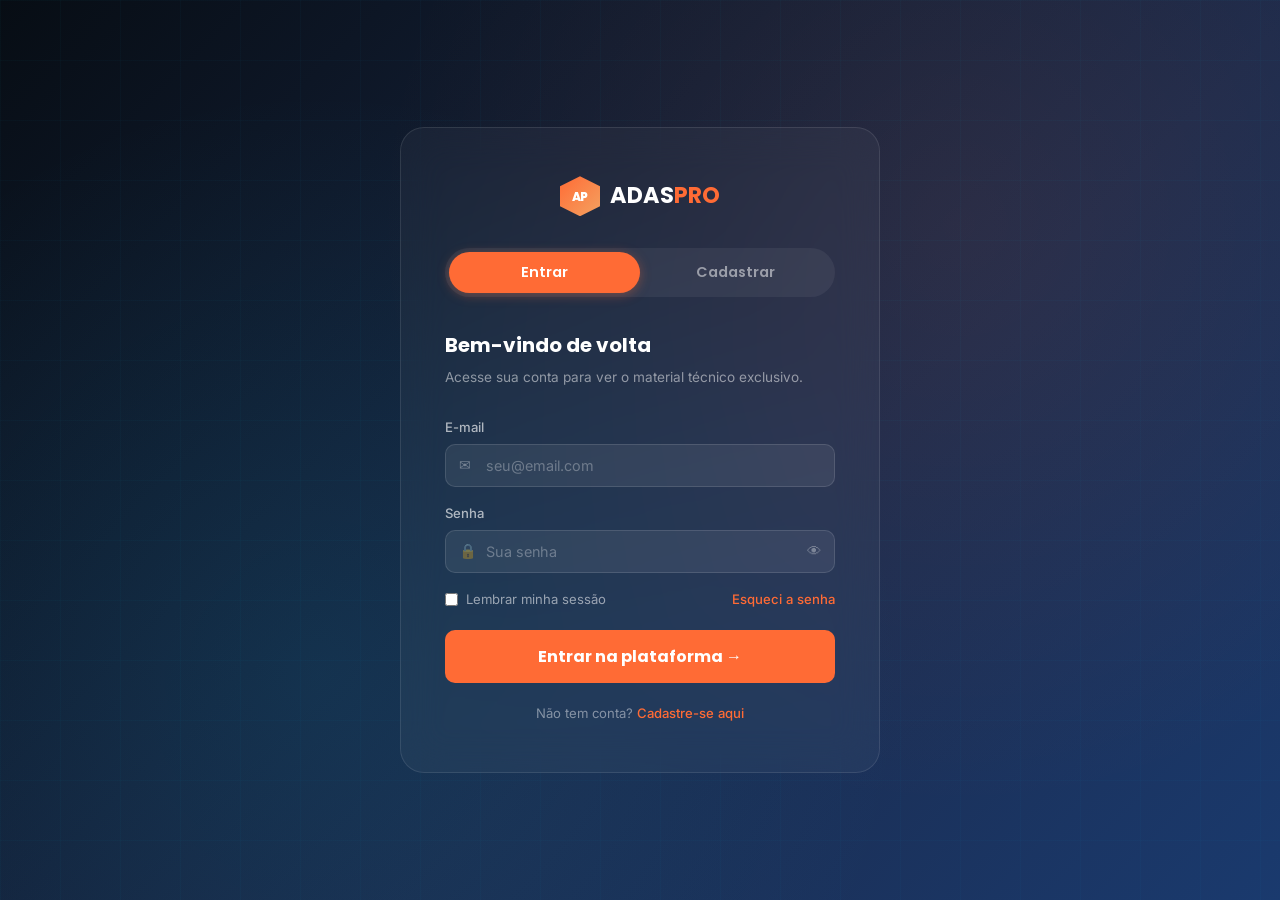
<file: admin.html>
<!DOCTYPE html>
<html lang="pt-BR">
<head>
  <meta charset="UTF-8"/>
  <meta name="viewport" content="width=device-width, initial-scale=1.0"/>
  <title>ADAS PRO — Painel de Controle</title>
  <link rel="preconnect" href="https://fonts.googleapis.com"/>
  <link href="https://fonts.googleapis.com/css2?family=Poppins:wght@400;500;600;700;800&family=Inter:wght@400;500;600&display=swap" rel="stylesheet"/>
  <link rel="stylesheet" href="css/style.css"/>
  <link rel="stylesheet" href="css/auth.css"/>
  <style>
    :root {
      --primary:#1B2B4D;--primary-dark:#0D1821;--accent:#FF6B35;--accent-hover:#e55824;
      --tech:#00B4D8;--success:#06A77D;--warning:#F4A261;--white:#FFFFFF;
      --font-h:'Poppins',sans-serif;--font-b:'Inter',sans-serif;
      --transition:all .3s ease;--radius:12px;--radius-lg:20px;
    }
    body{background:#0f1923;color:rgba(255,255,255,.85);font-family:var(--font-b);margin:0;}

    /* ─── Topbar melhorado ─── */
    .notif-btn{position:relative;width:36px;height:36px;border-radius:8px;background:rgba(255,255,255,.06);display:flex;align-items:center;justify-content:center;cursor:pointer;transition:var(--transition);font-size:.95rem;}
    .notif-btn:hover{background:rgba(255,255,255,.12);}
    .notif-dot{position:absolute;top:5px;right:5px;width:8px;height:8px;border-radius:50%;background:var(--accent);display:none;}
    .notif-dot.active{display:block;}

    /* ─── Tabs dentro de páginas ─── */
    .page-tabs{display:flex;gap:4px;background:rgba(255,255,255,.04);border-radius:50px;padding:4px;margin-bottom:24px;width:fit-content;}
    .page-tab{padding:8px 20px;border-radius:50px;font-size:.82rem;font-weight:600;color:rgba(255,255,255,.45);cursor:pointer;transition:var(--transition);}
    .page-tab.active{background:rgba(255,107,53,.15);color:var(--accent);}
    .page-tab-content{display:none;}
    .page-tab-content.active{display:block;}

    /* ─── Chat de ticket ─── */
    .ticket-chat{display:flex;flex-direction:column;gap:12px;padding:20px;max-height:380px;overflow-y:auto;}
    .chat-msg{max-width:75%;padding:10px 14px;border-radius:12px;font-size:.86rem;line-height:1.6;}
    .chat-msg.member{background:rgba(255,255,255,.07);border-bottom-left-radius:4px;align-self:flex-start;}
    .chat-msg.admin{background:rgba(255,107,53,.12);border:1px solid rgba(255,107,53,.2);border-bottom-right-radius:4px;align-self:flex-end;text-align:right;}
    .chat-meta{font-size:.7rem;color:rgba(255,255,255,.35);margin-top:4px;}
    .chat-input-area{display:flex;gap:10px;padding:16px 20px;border-top:1px solid rgba(255,255,255,.06);}
    .chat-input{flex:1;padding:10px 14px;background:rgba(255,255,255,.07);border:1px solid rgba(255,255,255,.12);border-radius:8px;color:#fff;font-size:.88rem;outline:none;transition:var(--transition);resize:none;max-height:100px;}
    .chat-input:focus{border-color:var(--accent);box-shadow:0 0 0 2px rgba(255,107,53,.12);}
    .chat-send{padding:10px 20px;background:var(--accent);color:#fff;border-radius:8px;font-weight:600;font-size:.85rem;cursor:pointer;transition:var(--transition);white-space:nowrap;}
    .chat-send:hover{background:var(--accent-hover);}

    /* ─── Ticket list ─── */
    .ticket-list-item{padding:16px 20px;border-bottom:1px solid rgba(255,255,255,.05);display:flex;align-items:center;gap:14px;cursor:pointer;transition:var(--transition);}
    .ticket-list-item:hover{background:rgba(255,255,255,.03);}
    .ticket-list-item.selected{background:rgba(255,107,53,.06);}
    .ticket-priority{width:8px;height:8px;border-radius:50%;flex-shrink:0;}
    .p-urgent{background:#ff3b3b;} .p-high{background:#ff6b35;} .p-medium{background:#f4a261;} .p-low{background:#06a77d;}
    .ticket-title{font-size:.88rem;font-weight:600;color:#fff;margin-bottom:3px;}
    .ticket-meta{font-size:.74rem;color:rgba(255,255,255,.35);}
    .ticket-unread{width:8px;height:8px;border-radius:50%;background:var(--accent);margin-left:auto;flex-shrink:0;}

    /* ─── Configurações ─── */
    .config-section{background:rgba(255,255,255,.03);border:1px solid rgba(255,255,255,.06);border-radius:var(--radius);padding:24px 28px;margin-bottom:20px;}
    .config-section-title{font-family:var(--font-h);font-size:.88rem;font-weight:600;color:#fff;margin-bottom:6px;display:flex;align-items:center;gap:8px;}
    .config-section-sub{font-size:.78rem;color:rgba(255,255,255,.35);margin-bottom:20px;}
    .config-row{display:grid;grid-template-columns:1fr 1fr;gap:14px;margin-bottom:14px;}
    .config-field label{display:block;font-size:.78rem;font-weight:500;color:rgba(255,255,255,.55);margin-bottom:6px;}
    .config-input{width:100%;padding:10px 14px;background:rgba(255,255,255,.07);border:1px solid rgba(255,255,255,.1);border-radius:8px;color:#fff;font-size:.88rem;outline:none;transition:var(--transition);}
    .config-input:focus{border-color:var(--accent);box-shadow:0 0 0 2px rgba(255,107,53,.12);}
    .config-input::placeholder{color:rgba(255,255,255,.25);}
    .config-textarea{resize:vertical;min-height:80px;font-family:var(--font-b);}
    .config-toggle{display:flex;align-items:center;justify-content:space-between;padding:10px 0;border-bottom:1px solid rgba(255,255,255,.04);}
    .config-toggle:last-child{border-bottom:none;}
    .config-toggle-label{font-size:.88rem;color:rgba(255,255,255,.7);}
    .config-toggle-sub{font-size:.75rem;color:rgba(255,255,255,.3);}
    .toggle-sw{position:relative;width:42px;height:22px;cursor:pointer;}
    .toggle-sw input{opacity:0;width:0;height:0;}
    .toggle-track{position:absolute;inset:0;background:rgba(255,255,255,.12);border-radius:50px;transition:var(--transition);}
    .toggle-track::after{content:'';position:absolute;width:16px;height:16px;border-radius:50%;background:#fff;top:3px;left:3px;transition:var(--transition);}
    .toggle-sw input:checked~.toggle-track{background:var(--accent);}
    .toggle-sw input:checked~.toggle-track::after{transform:translateX(20px);}

    .plan-config-card{background:rgba(255,255,255,.03);border:1px solid rgba(255,255,255,.07);border-radius:10px;padding:16px 20px;margin-bottom:12px;}
    .plan-config-header{display:flex;align-items:center;justify-content:space-between;margin-bottom:12px;}
    .plan-config-name{font-family:var(--font-h);font-weight:600;color:#fff;}
    .plan-config-cats{display:flex;flex-wrap:wrap;gap:6px;}
    .plan-cat-chip{display:flex;align-items:center;gap:6px;padding:4px 10px;border-radius:50px;font-size:.72rem;cursor:pointer;transition:var(--transition);border:1px solid rgba(255,255,255,.1);background:rgba(255,255,255,.04);color:rgba(255,255,255,.5);}
    .plan-cat-chip.active{background:rgba(0,180,216,.15);border-color:rgba(0,180,216,.35);color:var(--tech);}
    .plan-cat-chip:hover{border-color:rgba(255,255,255,.25);color:rgba(255,255,255,.8);}

    /* ─── Biblioteca CRUD ─── */
    .content-filters{display:flex;align-items:center;gap:10px;margin-bottom:16px;flex-wrap:wrap;}
    .content-search{display:flex;align-items:center;gap:8px;background:rgba(255,255,255,.06);border:1px solid rgba(255,255,255,.08);border-radius:8px;padding:8px 14px;}
    .content-search input{background:none;border:none;outline:none;color:#fff;font-size:.85rem;width:180px;}
    .content-search input::placeholder{color:rgba(255,255,255,.3);}
    .cat-filter-select{padding:8px 14px;background:rgba(255,255,255,.06);border:1px solid rgba(255,255,255,.08);border-radius:8px;color:#fff;font-size:.85rem;outline:none;}
    .cat-filter-select option{background:#0D1821;}

    /* ─── Gestores grid ─── */
    .gestores-grid{display:grid;grid-template-columns:repeat(3,1fr);gap:14px;}
    .gestor-card{background:rgba(255,255,255,.04);border:1px solid rgba(255,255,255,.07);border-radius:var(--radius);padding:16px;display:flex;align-items:center;gap:12px;}
    .gestor-card-avatar{width:44px;height:44px;border-radius:50%;background:linear-gradient(135deg,var(--primary),var(--tech));display:flex;align-items:center;justify-content:center;font-family:var(--font-h);font-weight:700;color:#fff;flex-shrink:0;}
    .gestor-info-name{font-size:.88rem;font-weight:600;color:#fff;}
    .gestor-info-role{font-size:.72rem;color:var(--tech);text-transform:uppercase;letter-spacing:.06em;}
    .gestor-info-email{font-size:.75rem;color:rgba(255,255,255,.35);}

    /* Sistema info */
    .sys-info-grid{display:grid;grid-template-columns:repeat(3,1fr);gap:14px;margin-bottom:20px;}
    .sys-info-card{background:rgba(255,255,255,.04);border:1px solid rgba(255,255,255,.07);border-radius:var(--radius);padding:16px;}
    .sys-info-label{font-size:.72rem;color:rgba(255,255,255,.35);text-transform:uppercase;letter-spacing:.07em;margin-bottom:4px;}
    .sys-info-value{font-family:var(--font-h);font-weight:700;color:#fff;}
    .danger-zone{background:rgba(220,53,69,.05);border:1px solid rgba(220,53,69,.2);border-radius:var(--radius);padding:20px;}
    .danger-title{font-family:var(--font-h);font-size:.9rem;font-weight:600;color:#ff6b7a;margin-bottom:6px;}
    .danger-sub{font-size:.8rem;color:rgba(255,255,255,.4);margin-bottom:16px;}
    .danger-btns{display:flex;gap:10px;flex-wrap:wrap;}
    .danger-btn{padding:9px 20px;border-radius:8px;font-size:.82rem;font-weight:600;cursor:pointer;transition:var(--transition);}
    .danger-btn-warn{background:rgba(244,162,97,.12);color:var(--warning);border:1px solid rgba(244,162,97,.25);}
    .danger-btn-warn:hover{background:rgba(244,162,97,.2);}
    .danger-btn-red{background:rgba(220,53,69,.12);color:#ff6b7a;border:1px solid rgba(220,53,69,.25);}
    .danger-btn-red:hover{background:rgba(220,53,69,.2);}

    /* Save button fixed */
    .save-bar{position:sticky;bottom:0;background:rgba(10,16,25,.9);backdrop-filter:blur(10px);border-top:1px solid rgba(255,255,255,.06);padding:14px 28px;display:flex;align-items:center;justify-content:flex-end;gap:10px;margin:0 -28px;z-index:10;}
    .save-btn{padding:10px 32px;background:var(--accent);color:#fff;border-radius:8px;font-family:var(--font-h);font-weight:700;font-size:.88rem;cursor:pointer;transition:var(--transition);}
    .save-btn:hover{background:var(--accent-hover);transform:translateY(-1px);}
    .save-msg{font-size:.82rem;color:var(--success);opacity:0;transition:opacity .3s;}
    .save-msg.show{opacity:1;}

    @media(max-width:768px){
      .config-row{grid-template-columns:1fr;}
      .gestores-grid{grid-template-columns:1fr;}
      .sys-info-grid{grid-template-columns:1fr 1fr;}
    }
  </style>
</head>
<body>
<div class="dashboard">

<!-- ─── SIDEBAR ─── -->
<aside class="sidebar" id="sidebar">
  <div class="sidebar-logo">
    <div class="logo-hex">AP</div>
    <span>ADAS<strong>PRO</strong></span>
  </div>
  <div class="sidebar-user">
    <div class="sidebar-avatar" id="sbAvatar">AD</div>
    <div>
      <div class="sidebar-user-name" id="sbName">—</div>
      <div class="sidebar-user-role" id="sbRole">—</div>
    </div>
  </div>
  <nav class="sidebar-nav">
    <div class="sidebar-nav-section">Painel</div>
    <a class="sidebar-nav-item active" onclick="showPage('dashboard',this)"><span class="nav-icon">📊</span>Visão Geral</a>

    <div class="sidebar-nav-section" style="margin-top:12px">Usuários</div>
    <a class="sidebar-nav-item" onclick="showPage('usuarios',this)"><span class="nav-icon">👥</span>Todos os usuários</a>
    <a class="sidebar-nav-item" onclick="showPage('pendentes',this)">
      <span class="nav-icon">⏳</span>Pendentes
      <span class="nav-badge" id="pendBadge" style="display:none">0</span>
    </a>

    <div class="sidebar-nav-section" style="margin-top:12px">Suporte</div>
    <a class="sidebar-nav-item" onclick="showPage('suporte',this)">
      <span class="nav-icon">🎫</span>Tickets & Atendimento
      <span class="nav-badge" id="ticketBadge" style="display:none">0</span>
    </a>

    <div class="sidebar-nav-section" style="margin-top:12px">Conteúdo</div>
    <a class="sidebar-nav-item" onclick="showPage('biblioteca',this)"><span class="nav-icon">📚</span>Biblioteca</a>

    <div class="sidebar-nav-section" style="margin-top:12px">Sistema</div>
    <a class="sidebar-nav-item" onclick="showPage('configuracoes',this)"><span class="nav-icon">⚙️</span>Configurações</a>
    <a class="sidebar-nav-item" href="membros.html"><span class="nav-icon">👤</span>Ver como membro</a>
    <a class="sidebar-nav-item" href="index.html"><span class="nav-icon">🌐</span>Landing page</a>
  </nav>
  <div class="sidebar-footer">
    <button class="sidebar-logout" onclick="AUTH.logout();location.href='login.html'"><span>🚪</span>Sair</button>
  </div>
</aside>

<!-- ─── MAIN ─── -->
<main class="main-content">

  <!-- Topbar -->
  <div class="topbar">
    <div>
      <div class="topbar-title" id="tbTitle">Painel de Controle</div>
      <div class="topbar-sub" id="tbSub">Visão geral do sistema</div>
    </div>
    <div class="topbar-right">
      <div class="notif-btn" onclick="toggleNotifPanel()" title="Notificações">
        🔔<span class="notif-dot" id="notifDot"></span>
      </div>
      <div style="font-size:.8rem;color:rgba(255,255,255,.3);padding:0 8px" id="tbClock"></div>
    </div>
  </div>

  <!-- Painel de Notificações -->
  <div id="notifPanel" style="display:none;position:absolute;top:64px;right:16px;width:320px;background:#0a1019;border:1px solid rgba(255,255,255,.1);border-radius:var(--radius);z-index:200;box-shadow:0 8px 40px rgba(0,0,0,.4)">
    <div style="padding:14px 18px;border-bottom:1px solid rgba(255,255,255,.06);display:flex;align-items:center;justify-content:space-between">
      <span style="font-family:var(--font-h);font-weight:600;color:#fff;font-size:.88rem">Notificações</span>
      <button onclick="AUTH.clearAllNotifs();renderNotifs();updateBadges()" style="font-size:.75rem;color:var(--accent);cursor:pointer">Limpar</button>
    </div>
    <div id="notifList" style="max-height:300px;overflow-y:auto"></div>
  </div>

  <!-- ─── DASHBOARD ─── -->
  <div class="page active" id="pageDashboard">
    <div class="stats-row" id="statsCards"></div>
    <div style="display:grid;grid-template-columns:1.4fr 1fr;gap:20px">
      <div class="table-card">
        <div class="table-card-header">
          <div><div class="table-card-title">Atividade recente</div><div class="table-card-sub">Últimos eventos no sistema</div></div>
        </div>
        <div id="activityFeed"></div>
      </div>
      <div>
        <div class="table-card" style="margin-bottom:16px">
          <div class="table-card-header"><div class="table-card-title">Tickets abertos</div><div><button class="action-btn action-btn-edit" onclick="showPage('suporte')" style="width:auto;padding:5px 14px;border-radius:6px;font-size:.78rem">Ver todos</button></div></div>
          <div id="dashTickets"></div>
        </div>
        <div class="table-card">
          <div class="table-card-header"><div class="table-card-title">Usuários pendentes</div></div>
          <div id="dashPending"></div>
        </div>
      </div>
    </div>
  </div>

  <!-- ─── USUÁRIOS ─── -->
  <div class="page" id="pageUsuarios">
    <div style="display:flex;align-items:center;justify-content:space-between;margin-bottom:16px">
      <div class="content-search"><span>🔍</span><input type="text" id="userSearch" placeholder="Buscar por nome ou e-mail..." oninput="filterUsers()"/></div>
      <select id="statusFilter" class="cat-filter-select" onchange="filterUsers()">
        <option value="">Todos os status</option>
        <option value="active">✅ Ativos</option>
        <option value="pending">⏳ Pendentes</option>
        <option value="blocked">🚫 Bloqueados</option>
      </select>
    </div>
    <div class="table-card">
      <div class="table-card-header">
        <div><div class="table-card-title">Gerenciamento de Usuários</div><div class="table-card-sub" id="userCountLbl">—</div></div>
      </div>
      <div style="overflow-x:auto"><table class="data-table"><thead><tr><th>Usuário</th><th>E-mail</th><th>Perfil</th><th>Função</th><th>Status</th><th>Cadastro</th><th>Permissões</th><th>Ações</th></tr></thead><tbody id="usersTbody"></tbody></table></div>
    </div>
  </div>

  <!-- ─── PENDENTES ─── -->
  <div class="page" id="pagePendentes">
    <div class="table-card">
      <div class="table-card-header"><div><div class="table-card-title">Aprovação de Cadastros</div><div class="table-card-sub">Revise cada solicitação antes de liberar o acesso</div></div></div>
      <div id="pendentesBody"></div>
    </div>
  </div>

  <!-- ─── SUPORTE ─── -->
  <div class="page" id="pageSuport">
    <div style="display:grid;grid-template-columns:320px 1fr;gap:16px;height:calc(100vh - 130px)">

      <!-- Lista de tickets -->
      <div class="table-card" style="overflow:hidden;display:flex;flex-direction:column">
        <div class="table-card-header" style="flex-shrink:0">
          <div><div class="table-card-title">Tickets</div></div>
          <select id="ticketFilter" class="cat-filter-select" onchange="renderTicketList()" style="font-size:.75rem;padding:5px 10px">
            <option value="all">Todos</option>
            <option value="open">Abertos</option>
            <option value="in-progress">Em andamento</option>
            <option value="resolved">Resolvidos</option>
          </select>
        </div>
        <div id="ticketListEl" style="overflow-y:auto;flex:1"></div>
      </div>

      <!-- Visualizador de ticket -->
      <div class="table-card" style="overflow:hidden;display:flex;flex-direction:column" id="ticketViewPanel">
        <div style="padding:20px 24px;border-bottom:1px solid rgba(255,255,255,.06);flex-shrink:0;display:flex;align-items:flex-start;justify-content:space-between">
          <div>
            <div id="tvTitle" style="font-family:var(--font-h);font-weight:700;color:#fff;font-size:1rem">Selecione um ticket</div>
            <div id="tvMeta" style="font-size:.78rem;color:rgba(255,255,255,.35);margin-top:4px"></div>
          </div>
          <div id="tvActions" style="display:flex;gap:8px"></div>
        </div>
        <div class="ticket-chat" id="tvMessages" style="flex:1"></div>
        <div class="chat-input-area" id="tvInputArea" style="display:none">
          <textarea class="chat-input" id="tvReply" placeholder="Escreva sua resposta..." rows="1"></textarea>
          <button class="chat-send" onclick="sendTicketReply()">Enviar →</button>
        </div>
      </div>
    </div>
  </div>

  <!-- ─── BIBLIOTECA ─── -->
  <div class="page" id="pageBiblioteca">
    <div class="content-filters">
      <div class="content-search"><span>🔍</span><input type="text" id="contentSearch" placeholder="Buscar material..." oninput="filterContent()"/></div>
      <select id="contentCatFilter" class="cat-filter-select" onchange="filterContent()">
        <option value="">Todas as categorias</option>
      </select>
      <button onclick="openAddContentModal()" style="padding:9px 20px;background:var(--accent);color:#fff;border-radius:8px;font-weight:600;font-size:.82rem;cursor:pointer;transition:var(--transition);margin-left:auto">+ Adicionar material</button>
    </div>
    <div class="table-card">
      <div class="table-card-header">
        <div><div class="table-card-title">Biblioteca de Conteúdo</div><div class="table-card-sub" id="contentCountLbl">—</div></div>
      </div>
      <div style="overflow-x:auto"><table class="data-table"><thead><tr><th>Material</th><th>Categoria</th><th>Tipo</th><th>Usuários com acesso</th><th>Ações</th></tr></thead><tbody id="contentTbody"></tbody></table></div>
    </div>
  </div>

  <!-- ─── CONFIGURAÇÕES ─── -->
  <div class="page" id="pageConfiguracoes">
    <div class="page-tabs">
      <div class="page-tab active" onclick="switchConfigTab('geral',this)">🏠 Geral</div>
      <div class="page-tab" onclick="switchConfigTab('planos',this)">💼 Planos</div>
      <div class="page-tab" onclick="switchConfigTab('gestores',this)">👑 Gestores</div>
      <div class="page-tab" onclick="switchConfigTab('notificacoes',this)">🔔 Notificações</div>
      <div class="page-tab" onclick="switchConfigTab('sistema',this)">🔧 Sistema</div>
    </div>

    <!-- Geral -->
    <div class="page-tab-content active" id="configGeral">
      <div class="config-section">
        <div class="config-section-title">🏠 Informações da Plataforma</div>
        <div class="config-section-sub">Dados exibidos na landing page e e-mails do sistema.</div>
        <div class="config-row">
          <div class="config-field"><label>Nome da plataforma</label><input class="config-input" id="cfgSiteName" placeholder="ADAS PRO"/></div>
          <div class="config-field"><label>Tagline / Descrição curta</label><input class="config-input" id="cfgTagline" placeholder="Mentoria técnica em Sistemas ADAS"/></div>
        </div>
        <div class="config-row">
          <div class="config-field"><label>E-mail de contato</label><input class="config-input" id="cfgEmail" type="email" placeholder="contato@adaspro.com.br"/></div>
          <div class="config-field"><label>WhatsApp (número com DDI)</label><input class="config-input" id="cfgWhatsapp" placeholder="5511999999999"/></div>
        </div>
        <div class="config-field" style="margin-top:4px">
          <label>Mensagem de boas-vindas para novos membros</label>
          <textarea class="config-input config-textarea" id="cfgWelcome" placeholder="Bem-vindo à plataforma..."></textarea>
        </div>
        <div class="config-field" style="margin-top:10px">
          <label>Nota sobre planos/upgrades (exibida no perfil do membro)</label>
          <textarea class="config-input config-textarea" id="cfgMemberNote" rows="2" placeholder="Para solicitar acesso a novas categorias..."></textarea>
        </div>
      </div>
    </div>

    <!-- Planos -->
    <div class="page-tab-content" id="configPlanos">
      <div class="config-section">
        <div class="config-section-title">💼 Configuração dos Planos</div>
        <div class="config-section-sub">Defina os nomes, preços e categorias padrão liberadas em cada plano.</div>
        <div id="plansConfig"></div>
      </div>
    </div>

    <!-- Gestores -->
    <div class="page-tab-content" id="configGestores">
      <div class="config-section">
        <div class="config-section-title">👑 Gestores e Especialistas</div>
        <div class="config-section-sub">Usuários com papel de Gestor ou Admin têm acesso total ao conteúdo e ao painel de controle.</div>
        <div class="gestores-grid" id="gestoresGrid"></div>
      </div>
      <div class="config-section">
        <div class="config-section-title">⬆️ Promover membro a Gestor</div>
        <div class="config-section-sub">Selecione um membro ativo para promover.</div>
        <div style="display:flex;gap:10px;align-items:center">
          <select class="config-input" id="promoteSelect" style="flex:1"></select>
          <button onclick="promoteToGestor()" style="padding:10px 24px;background:var(--accent);color:#fff;border-radius:8px;font-weight:600;cursor:pointer;white-space:nowrap">Promover →</button>
        </div>
      </div>
    </div>

    <!-- Notificações -->
    <div class="page-tab-content" id="configNotificacoes">
      <div class="config-section">
        <div class="config-section-title">🔔 Notificações do Sistema</div>
        <div class="config-section-sub">Controle quais alertas você quer receber no painel.</div>
        <div class="config-toggle">
          <div><div class="config-toggle-label">Novo cadastro de usuário</div><div class="config-toggle-sub">Alerta quando alguém se cadastra e aguarda aprovação</div></div>
          <label class="toggle-sw"><input type="checkbox" id="notifNewUser"/><span class="toggle-track"></span></label>
        </div>
        <div class="config-toggle">
          <div><div class="config-toggle-label">Novo ticket de suporte</div><div class="config-toggle-sub">Alerta quando um membro abre um ticket</div></div>
          <label class="toggle-sw"><input type="checkbox" id="notifNewTicket"/><span class="toggle-track"></span></label>
        </div>
        <div class="config-toggle">
          <div><div class="config-toggle-label">Ticket atualizado</div><div class="config-toggle-sub">Alerta quando um membro responde em um ticket</div></div>
          <label class="toggle-sw"><input type="checkbox" id="notifTicketReply" checked/><span class="toggle-track"></span></label>
        </div>
      </div>
    </div>

    <!-- Sistema -->
    <div class="page-tab-content" id="configSistema">
      <div class="config-section">
        <div class="config-section-title">📊 Estatísticas do Sistema</div>
        <div class="sys-info-grid" id="sysInfoGrid"></div>
      </div>
      <div class="config-section">
        <div class="config-section-title">💾 Backup e Exportação</div>
        <div class="config-section-sub">Exporte todos os dados do sistema em formato JSON.</div>
        <div style="display:flex;gap:10px;flex-wrap:wrap">
          <button onclick="AUTH.exportData()" style="padding:10px 24px;background:rgba(0,180,216,.12);color:var(--tech);border:1px solid rgba(0,180,216,.25);border-radius:8px;font-weight:600;font-size:.85rem;cursor:pointer">⬇️ Exportar backup JSON</button>
          <label style="padding:10px 24px;background:rgba(255,255,255,.07);color:rgba(255,255,255,.6);border:1px solid rgba(255,255,255,.12);border-radius:8px;font-weight:600;font-size:.85rem;cursor:pointer">
            ⬆️ Importar backup
            <input type="file" accept=".json" style="display:none" onchange="importBackup(this)"/>
          </label>
        </div>
      </div>
      <div class="danger-zone">
        <div class="danger-title">⚠️ Zona de perigo</div>
        <div class="danger-sub">Estas ações não podem ser desfeitas. Use com cuidado.</div>
        <div class="danger-btns">
          <button class="danger-btn danger-btn-warn" onclick="confirmAction('Restaurar conteúdo padrão?','O conteúdo da biblioteca será restaurado para os 22 materiais originais. Conteúdos personalizados serão perdidos.',()=>{ AUTH.resetToDefaults(); showToast('Conteúdo restaurado!'); refresh(); })">🔄 Restaurar conteúdo padrão</button>
          <button class="danger-btn danger-btn-red" onclick="confirmAction('Excluir todos os tickets?','Todos os tickets e histórico de suporte serão apagados permanentemente.',()=>{ localStorage.removeItem('adaspro_tickets'); showToast('Tickets apagados.'); refresh(); })">🗑 Limpar todos os tickets</button>
        </div>
      </div>
    </div>

    <!-- Save bar -->
    <div class="save-bar">
      <span class="save-msg" id="saveMsg">✅ Configurações salvas!</span>
      <button class="save-btn" onclick="saveConfigurations()">Salvar configurações</button>
    </div>
  </div>

</main>
</div>

<!-- Botão mobile -->
<button class="sidebar-toggle-mobile" onclick="document.getElementById('sidebar').classList.toggle('open')">☰</button>

<!-- ─── Modal de permissões ─── -->
<div class="modal-overlay" id="permModal">
  <div class="modal">
    <div class="modal-header">
      <div class="modal-title">Gerenciar acesso do usuário</div>
      <button class="modal-close" onclick="closeModal('permModal')">✕</button>
    </div>
    <div id="permUserInfo" style="display:flex;align-items:center;gap:12px;padding:14px;background:rgba(255,255,255,.04);border-radius:10px;margin-bottom:20px"></div>
    <div class="modal-section-title">Plano rápido</div>
    <div style="display:flex;gap:8px;margin-bottom:16px;flex-wrap:wrap" id="planQuickBtns"></div>
    <div class="modal-section-title">Status</div>
    <select id="pStatus" class="config-input" style="margin-bottom:12px">
      <option value="active">✅ Ativo</option><option value="pending">⏳ Pendente</option><option value="blocked">🚫 Bloqueado</option>
    </select>
    <div class="modal-section-title">Função</div>
    <select id="pRole" class="config-input" style="margin-bottom:16px">
      <option value="membro">Membro</option><option value="gestor">Gestor</option><option value="admin">Administrador</option>
    </select>
    <div class="modal-section-title">Categorias liberadas</div>
    <div class="permissions-grid" id="pPerms"></div>
    <div class="modal-footer">
      <button class="modal-btn modal-btn-secondary" onclick="closeModal('permModal')">Cancelar</button>
      <button class="modal-btn modal-btn-primary" onclick="saveUserPerms()">Salvar</button>
    </div>
  </div>
</div>

<!-- ─── Modal adicionar/editar conteúdo ─── -->
<div class="modal-overlay" id="contentModal">
  <div class="modal">
    <div class="modal-header">
      <div class="modal-title" id="contentModalTitle">Adicionar material</div>
      <button class="modal-close" onclick="closeModal('contentModal')">✕</button>
    </div>
    <div class="config-row">
      <div class="config-field"><label>Título *</label><input class="config-input" id="cTitle" placeholder="Ex: Honda LKAS Tipo 3"/></div>
      <div class="config-field">
        <label>Categoria *</label>
        <select class="config-input" id="cCat"></select>
      </div>
    </div>
    <div class="config-field" style="margin-bottom:12px"><label>Descrição</label><textarea class="config-input config-textarea" id="cDesc" placeholder="Descreva o conteúdo..."></textarea></div>
    <div class="config-row">
      <div class="config-field"><label>Tipo de arquivo</label>
        <select class="config-input" id="cType">
          <option value="pdf">PDF</option><option value="video">Vídeo</option><option value="image">Imagem</option><option value="doc">Documento</option>
        </select>
      </div>
      <div class="config-field"><label>Ícone (emoji)</label><input class="config-input" id="cIcon" placeholder="📄" maxlength="4"/></div>
    </div>
    <div class="modal-footer">
      <button class="modal-btn modal-btn-secondary" onclick="closeModal('contentModal')">Cancelar</button>
      <button class="modal-btn modal-btn-primary" onclick="saveContent()">Salvar material</button>
    </div>
  </div>
</div>

<!-- ─── Modal confirmação ─── -->
<div class="modal-overlay" id="confirmModal">
  <div class="modal" style="max-width:400px">
    <div class="modal-header"><div class="modal-title" id="confTitle">Confirmar</div><button class="modal-close" onclick="closeModal('confirmModal')">✕</button></div>
    <p id="confText" style="color:rgba(255,255,255,.6);font-size:.88rem;line-height:1.7;margin-bottom:20px"></p>
    <div class="modal-footer">
      <button class="modal-btn modal-btn-secondary" onclick="closeModal('confirmModal')">Cancelar</button>
      <button class="modal-btn modal-btn-primary" id="confBtn">Confirmar</button>
    </div>
  </div>
</div>

<!-- ─── Toast ─── -->
<div id="toast" style="position:fixed;bottom:28px;left:50%;transform:translateX(-50%) translateY(80px);background:#0a1019;border:1px solid rgba(255,255,255,.1);border-radius:50px;padding:10px 24px;font-size:.85rem;color:#fff;transition:transform .3s ease;z-index:9999;opacity:0"></div>

<script src="js/supabase.min.js"></script>
<script src="js/supabase-config.js"></script>
<script src="js/auth.js"></script>
<script>
/* ─── Auth ─── */
const session = AUTH.requireAuth('gestor');
if (!session) throw new Error('Acesso negado');

const initials = session.name.split(' ').map(n=>n[0]).slice(0,2).join('').toUpperCase();
document.getElementById('sbAvatar').textContent = initials;
document.getElementById('sbName').textContent   = session.name;
document.getElementById('sbRole').textContent   = { admin:'Administrador', gestor:'Gestor' }[session.role] || session.role;

/* ─── Clock ─── */
function tick() {
  const now = new Date();
  document.getElementById('tbClock').textContent =
    now.toLocaleTimeString('pt-BR', { hour:'2-digit', minute:'2-digit', second:'2-digit' });
}
tick(); setInterval(tick, 1000);

/* ─── Utilitários ─── */
let currentPage = 'dashboard';
let editingUserId = null, editingContentId = null;

const CATS = AUTH.CATEGORIES;

function fmtDate(ts) {
  if (!ts) return '—';
  return new Date(ts).toLocaleDateString('pt-BR', { day:'2-digit', month:'2-digit', year:'2-digit' });
}
function fmtDateTime(ts) {
  if (!ts) return '—';
  return new Date(ts).toLocaleString('pt-BR', { day:'2-digit', month:'2-digit', hour:'2-digit', minute:'2-digit' });
}
function statusBadge(s) {
  const m = { active:['status-active','✅ Ativo'], pending:['status-pending','⏳ Pendente'], blocked:['status-blocked','🚫 Bloqueado'] };
  const [cls,lbl] = m[s] || ['',s];
  return `<span class="status-badge ${cls}">${lbl}</span>`;
}
function ticketStatusBadge(s) {
  const m = { open:['status-pending','Aberto'], 'in-progress':['status-active','Em andamento'], resolved:['status-locked','Resolvido'], closed:['status-locked','Fechado'] };
  const [cls,lbl] = m[s] || ['',s];
  return `<span class="status-badge ${cls}">${lbl}</span>`;
}
function prioLabel(p) {
  return { urgent:'🔴 Urgente', high:'🟠 Alta', medium:'🟡 Média', low:'🟢 Baixa' }[p] || p;
}
function catName(id) { return CATS.find(c=>c.id===id)?.label || id; }
function showToast(msg, dur=3000) {
  const t = document.getElementById('toast');
  t.textContent = msg; t.style.opacity='1'; t.style.transform='translateX(-50%) translateY(0)';
  setTimeout(() => { t.style.opacity='0'; t.style.transform='translateX(-50%) translateY(80px)'; }, dur);
}
function closeModal(id) { document.getElementById(id).classList.remove('open'); }
function openModal(id)  { document.getElementById(id).classList.add('open'); }
['permModal','contentModal','confirmModal'].forEach(id => {
  document.getElementById(id).addEventListener('click', e => { if(e.target===e.currentTarget) closeModal(id); });
});

/* ─── Badges ─── */
function updateBadges() {
  const pend = AUTH.getPendingCount();
  const open = AUTH.getOpenTicketsCount();
  const unrd = AUTH.getUnreadCount();

  const pb = document.getElementById('pendBadge');
  pb.textContent = pend; pb.style.display = pend > 0 ? 'inline-block' : 'none';

  const tb = document.getElementById('ticketBadge');
  tb.textContent = open; tb.style.display = open > 0 ? 'inline-block' : 'none';

  document.getElementById('notifDot').classList.toggle('active', unrd > 0);
}

/* ─── Notificações ─── */
function toggleNotifPanel() {
  const p = document.getElementById('notifPanel');
  p.style.display = p.style.display === 'none' ? 'block' : 'none';
  renderNotifs();
}
function renderNotifs() {
  const notifs = AUTH.getNotifications();
  const el     = document.getElementById('notifList');
  if (!notifs.length) {
    el.innerHTML = '<div style="padding:20px;text-align:center;font-size:.82rem;color:rgba(255,255,255,.3)">Sem notificações</div>';
    return;
  }
  el.innerHTML = notifs.slice(0,10).map(n => `
    <div onclick="AUTH.markNotifRead('${n.id}');renderNotifs();updateBadges()" style="padding:12px 18px;border-bottom:1px solid rgba(255,255,255,.04);cursor:pointer;background:${n.read?'transparent':'rgba(255,107,53,.04)'}">
      <div style="font-size:.82rem;color:${n.read?'rgba(255,255,255,.45)':'#fff'};margin-bottom:2px">${n.message}</div>
      <div style="font-size:.7rem;color:rgba(255,255,255,.25)">${fmtDateTime(n.createdAt)}</div>
    </div>`).join('');
}
document.addEventListener('click', e => {
  if (!e.target.closest('#notifPanel') && !e.target.closest('.notif-btn')) {
    document.getElementById('notifPanel').style.display = 'none';
  }
});

/* ─── Dashboard ─── */
function loadDashboard() {
  const s = AUTH.getStats();
  document.getElementById('statsCards').innerHTML = `
    <div class="stat-card"><div class="stat-card-icon">👥</div><div class="stat-card-value">${s.totalUsers}</div><div class="stat-card-label">Total de usuários</div></div>
    <div class="stat-card"><div class="stat-card-icon">✅</div><div class="stat-card-value" style="color:var(--success)">${s.activeUsers}</div><div class="stat-card-label">Usuários ativos</div></div>
    <div class="stat-card"><div class="stat-card-icon">🎫</div><div class="stat-card-value" style="color:var(--accent)">${s.openTickets}</div><div class="stat-card-label">Tickets abertos</div></div>
    <div class="stat-card"><div class="stat-card-icon">📚</div><div class="stat-card-value">${s.totalContent}</div><div class="stat-card-label">Materiais na biblioteca</div></div>`;

  // Activity feed (tickets + usuários recentes)
  const users   = AUTH.getAllUsers().sort((a,b)=>b.createdAt-a.createdAt).slice(0,4);
  const tickets = AUTH.getAllTickets().slice(0,3);
  const events  = [
    ...users.map(u => ({ ts:u.createdAt, icon:'👤', text:`Novo cadastro: <strong style="color:#fff">${u.name}</strong>`, sub:u.email })),
    ...tickets.map(t => ({ ts:t.createdAt, icon:'🎫', text:`Ticket aberto: <strong style="color:#fff">${t.title}</strong>`, sub:`por ${t.userName}` })),
  ].sort((a,b)=>b.ts-a.ts).slice(0,7);

  document.getElementById('activityFeed').innerHTML = events.length ?
    events.map(e=>`<div style="padding:12px 20px;border-bottom:1px solid rgba(255,255,255,.04);display:flex;align-items:center;gap:12px">
      <span style="font-size:1.1rem">${e.icon}</span>
      <div><div style="font-size:.85rem;color:rgba(255,255,255,.7)">${e.text}</div><div style="font-size:.75rem;color:rgba(255,255,255,.3)">${e.sub} · ${fmtDateTime(e.ts)}</div></div>
    </div>`).join('') :
    '<div style="padding:24px;text-align:center;font-size:.82rem;color:rgba(255,255,255,.3)">Sem atividade recente.</div>';

  // Tickets no dash
  const openTkts = AUTH.getAllTickets().filter(t=>t.status==='open'||t.status==='in-progress').slice(0,4);
  document.getElementById('dashTickets').innerHTML = openTkts.length ?
    openTkts.map(t=>`<div class="ticket-list-item" onclick="showPage('suporte');selectTicket('${t.id}')">
      <div class="ticket-priority p-${t.priority}"></div>
      <div style="flex:1;min-width:0"><div class="ticket-title" style="white-space:nowrap;overflow:hidden;text-overflow:ellipsis">${t.title}</div><div class="ticket-meta">${t.userName} · ${fmtDate(t.updatedAt)}</div></div>
      ${ticketStatusBadge(t.status)}
    </div>`).join('') :
    '<div style="padding:24px;text-align:center;font-size:.82rem;color:rgba(255,255,255,.3)">Nenhum ticket aberto. ✅</div>';

  // Pendentes dash
  const pend = AUTH.getAllUsers().filter(u=>u.status==='pending').slice(0,3);
  document.getElementById('dashPending').innerHTML = pend.length ?
    pend.map(u=>`<div style="padding:12px 20px;border-bottom:1px solid rgba(255,255,255,.04);display:flex;align-items:center;justify-content:space-between">
      <div><div style="font-size:.86rem;color:#fff;font-weight:500">${u.name}</div><div style="font-size:.75rem;color:rgba(255,255,255,.35)">${u.email}</div></div>
      <div style="display:flex;gap:6px">
        <button class="action-btn action-btn-approve" onclick="AUTH.approveUser('${u.id}',session.userId);refresh()" title="Aprovar">✓</button>
        <button class="action-btn action-btn-edit" onclick="openPermModal('${u.id}')" title="Configurar">⚙</button>
      </div>
    </div>`).join('') :
    '<div style="padding:24px;text-align:center;font-size:.82rem;color:rgba(255,255,255,.3)">Nenhum cadastro pendente. ✅</div>';
}

/* ─── Usuários ─── */
function loadUsuarios() {
  const all = AUTH.getAllUsers();
  document.getElementById('userCountLbl').textContent = `${all.length} usuário(s)`;
  filterUsers();
}
function filterUsers() {
  const q      = (document.getElementById('userSearch')?.value || '').toLowerCase();
  const status = document.getElementById('statusFilter')?.value || '';
  const users  = AUTH.getAllUsers().filter(u => {
    const matchQ = !q || u.name.toLowerCase().includes(q) || u.email.toLowerCase().includes(q);
    const matchS = !status || u.status === status;
    return matchQ && matchS;
  });
  document.getElementById('usersTbody').innerHTML = users.length ? users.map(u => {
    const init = u.name.split(' ').map(n=>n[0]).slice(0,2).join('').toUpperCase();
    const perms = u.permissions?.length ? `<span style="font-size:.72rem;color:rgba(255,255,255,.45)">${u.permissions.length}/${CATS.length} cats</span>` : `<span style="font-size:.72rem;color:rgba(255,255,255,.25)">sem acesso</span>`;
    return `<tr>
      <td><div style="display:flex;align-items:center;gap:10px">
        <div style="width:32px;height:32px;border-radius:50%;background:linear-gradient(135deg,var(--primary),var(--tech));display:flex;align-items:center;justify-content:center;font-size:.72rem;font-weight:700;color:#fff;flex-shrink:0">${init}</div>
        <span style="color:#fff;font-weight:500">${u.name}</span></div></td>
      <td style="font-size:.82rem">${u.email}</td>
      <td style="font-size:.8rem">${u.level||'—'}</td>
      <td style="font-size:.82rem">${{admin:'🔴 Admin',gestor:'🟡 Gestor',membro:'🔵 Membro'}[u.role]||u.role}</td>
      <td>${statusBadge(u.status)}</td>
      <td style="font-size:.78rem;color:rgba(255,255,255,.4)">${fmtDate(u.createdAt)}</td>
      <td>${perms}</td>
      <td><div class="action-btns">
        <button class="action-btn action-btn-edit" title="Gerenciar" onclick="openPermModal('${u.id}')">⚙</button>
        ${u.status==='active'?`<button class="action-btn action-btn-block" title="Bloquear" onclick="confirmAction('Bloquear?','${u.name} perderá acesso.',()=>{AUTH.blockUser('${u.id}');refresh();})">🚫</button>`:
        `<button class="action-btn action-btn-approve" title="Ativar" onclick="AUTH.unblockUser('${u.id}');refresh()">✓</button>`}
        ${u.role!=='admin'?`<button class="action-btn action-btn-delete" title="Excluir" onclick="confirmAction('Excluir usuário?','Ação permanente.',()=>{AUTH.deleteUser('${u.id}');refresh();})">🗑</button>`:''}
      </div></td></tr>`;
  }).join('') : '<tr><td colspan="8" style="text-align:center;padding:32px;color:rgba(255,255,255,.3)">Nenhum usuário encontrado.</td></tr>';
}

/* ─── Pendentes ─── */
function loadPendentes() {
  const pend = AUTH.getAllUsers().filter(u=>u.status==='pending');
  const el   = document.getElementById('pendentesBody');
  el.innerHTML = pend.length ?
    `<table class="data-table"><thead><tr><th>Usuário</th><th>E-mail</th><th>Perfil</th><th>Data</th><th>Ações</th></tr></thead><tbody>
      ${pend.map(u=>`<tr>
        <td><strong style="color:#fff">${u.name}</strong></td>
        <td style="font-size:.82rem">${u.email}</td>
        <td style="font-size:.82rem">${u.level||'—'}</td>
        <td style="font-size:.78rem;color:rgba(255,255,255,.4)">${fmtDate(u.createdAt)}</td>
        <td><div class="action-btns">
          <button class="action-btn action-btn-approve" onclick="AUTH.approveUser('${u.id}',session.userId);refresh()" title="Aprovar">✓ Aprovar</button>
          <button class="action-btn action-btn-edit" onclick="openPermModal('${u.id}')" title="Configurar e aprovar">⚙ Configurar</button>
          <button class="action-btn action-btn-block" onclick="AUTH.blockUser('${u.id}');refresh()" title="Recusar">✕ Recusar</button>
        </div></td></tr>`).join('')}
    </tbody></table>` :
    '<div style="padding:40px;text-align:center;font-size:.9rem;color:rgba(255,255,255,.3)">🎉 Nenhum cadastro pendente!</div>';
}

/* ─── Suporte (Tickets) ─── */
let selectedTicketId = null;

function loadSuporte() { renderTicketList(); }

function renderTicketList() {
  const filter  = document.getElementById('ticketFilter')?.value || 'all';
  const tickets = AUTH.getAllTickets().filter(t => filter==='all' || t.status===filter);
  const el      = document.getElementById('ticketListEl');

  el.innerHTML = tickets.length ? tickets.map(t => `
    <div class="ticket-list-item ${selectedTicketId===t.id?'selected':''}" onclick="selectTicket('${t.id}')">
      <div class="ticket-priority p-${t.priority}"></div>
      <div style="flex:1;min-width:0">
        <div class="ticket-title">${t.title}</div>
        <div class="ticket-meta">${t.userName} · ${fmtDate(t.updatedAt)} · ${prioLabel(t.priority)}</div>
      </div>
      <div style="display:flex;flex-direction:column;align-items:flex-end;gap:4px">
        ${ticketStatusBadge(t.status)}
        <span style="font-size:.7rem;color:rgba(255,255,255,.25)">${t.messages.length} msg</span>
      </div>
    </div>`).join('') :
    '<div style="padding:32px;text-align:center;font-size:.82rem;color:rgba(255,255,255,.35)">Nenhum ticket encontrado.</div>';
}

function selectTicket(id) {
  selectedTicketId = id;
  const ticket = AUTH.getTicketById(id);
  if (!ticket) return;
  renderTicketList();

  document.getElementById('tvTitle').textContent = ticket.title;
  document.getElementById('tvMeta').innerHTML =
    `${ticketStatusBadge(ticket.status)} &nbsp;|&nbsp; ${prioLabel(ticket.priority)} &nbsp;|&nbsp; Aberto por <strong style="color:rgba(255,255,255,.6)">${ticket.userName}</strong> em ${fmtDateTime(ticket.createdAt)}`;

  // Ações
  const catMap = {'duvida-tecnica':'Dúvida técnica','solicitacao-material':'Solicitar material','upgrade-plano':'Upgrade de plano','outro':'Outro'};
  document.getElementById('tvActions').innerHTML = `
    <select onchange="AUTH.updateTicketStatus('${id}',this.value);selectTicket('${id}');renderTicketList();showToast('Status atualizado!')" style="padding:6px 12px;background:rgba(255,255,255,.07);border:1px solid rgba(255,255,255,.12);border-radius:8px;color:#fff;font-size:.78rem;outline:none">
      <option value="open" ${ticket.status==='open'?'selected':''}>Aberto</option>
      <option value="in-progress" ${ticket.status==='in-progress'?'selected':''}>Em andamento</option>
      <option value="resolved" ${ticket.status==='resolved'?'selected':''}>Resolvido</option>
      <option value="closed" ${ticket.status==='closed'?'selected':''}>Fechado</option>
    </select>
    <button class="action-btn action-btn-delete" onclick="confirmAction('Excluir ticket?','Esta ação não pode ser desfeita.',()=>{AUTH.deleteTicket('${id}');selectedTicketId=null;refresh();showToast('Ticket excluído.')})" title="Excluir">🗑</button>`;

  // Mensagens
  const chat = document.getElementById('tvMessages');
  chat.innerHTML = ticket.messages.map(m => `
    <div class="chat-msg ${m.role==='member'?'member':'admin'}">
      <div style="font-weight:600;font-size:.78rem;margin-bottom:4px;color:${m.role==='member'?'var(--tech)':'var(--accent)'}">${m.authorName}</div>
      <div>${m.message}</div>
      <div class="chat-meta">${fmtDateTime(m.createdAt)}</div>
    </div>`).join('');
  chat.scrollTop = chat.scrollHeight;

  // Input de resposta
  const inputArea = document.getElementById('tvInputArea');
  inputArea.style.display = (ticket.status==='closed') ? 'none' : 'flex';
  document.getElementById('tvReply').value = '';
}

function sendTicketReply() {
  if (!selectedTicketId) return;
  const msg = document.getElementById('tvReply').value.trim();
  if (!msg) return;
  AUTH.replyTicket(selectedTicketId, session.userId, msg);
  selectTicket(selectedTicketId);
  renderTicketList();
  showToast('Resposta enviada!');
}

/* ─── Biblioteca ─── */
function loadBiblioteca() {
  // Preenche filtro de categorias
  const sel = document.getElementById('contentCatFilter');
  if (!sel.options.length || sel.options.length < 2) {
    CATS.forEach(c => {
      const opt = new Option(`${c.icon} ${c.label}`, c.id);
      sel.add(opt);
    });
  }
  filterContent();
}
function filterContent() {
  const q      = (document.getElementById('contentSearch')?.value||'').toLowerCase();
  const catF   = document.getElementById('contentCatFilter')?.value||'';
  const users  = AUTH.getAllUsers().filter(u=>u.status==='active');
  const items  = AUTH.getContent().filter(c =>
    (!q   || c.title.toLowerCase().includes(q) || c.desc?.toLowerCase().includes(q)) &&
    (!catF || c.cat === catF));

  document.getElementById('contentCountLbl').textContent = `${items.length} materiais`;
  document.getElementById('contentTbody').innerHTML = items.map(c => {
    const cat = CATS.find(x=>x.id===c.cat) || { label:c.cat, icon:'📄' };
    const cnt = users.filter(u=>u.permissions.includes(c.cat)||u.role==='admin'||u.role==='gestor').length;
    return `<tr>
      <td><div style="display:flex;align-items:center;gap:10px"><span>${c.icon||'📄'}</span><span style="color:#fff;font-weight:500">${c.title}</span></div></td>
      <td><span class="status-badge" style="background:rgba(0,180,216,.1);color:var(--tech)">${cat.icon} ${cat.label}</span></td>
      <td style="font-size:.78rem;color:rgba(255,255,255,.45)">${(c.type||'PDF').toUpperCase()}</td>
      <td><span style="color:var(--success);font-weight:600">${cnt}</span><span style="font-size:.75rem;color:rgba(255,255,255,.35)"> usuário(s)</span></td>
      <td><div class="action-btns">
        <button class="action-btn action-btn-edit" onclick="openEditContentModal('${c.id}')" title="Editar">✏️</button>
        <button class="action-btn action-btn-delete" onclick="confirmAction('Excluir material?','${c.title} será removido.',()=>{AUTH.deleteContent('${c.id}');refresh();showToast('Material excluído.')})" title="Excluir">🗑</button>
      </div></td></tr>`;
  }).join('');
}

/* ─── Modals de conteúdo ─── */
function populateCatSelect(selId) {
  const sel = document.getElementById(selId);
  sel.innerHTML = CATS.map(c => `<option value="${c.id}">${c.icon} ${c.label}</option>`).join('');
}
function openAddContentModal() {
  editingContentId = null;
  document.getElementById('contentModalTitle').textContent = 'Adicionar material';
  ['cTitle','cDesc','cIcon'].forEach(id => document.getElementById(id).value = '');
  document.getElementById('cIcon').value = '📄';
  populateCatSelect('cCat');
  openModal('contentModal');
}
function openEditContentModal(id) {
  const item = AUTH.getContent().find(c=>c.id===id);
  if (!item) return;
  editingContentId = id;
  document.getElementById('contentModalTitle').textContent = 'Editar material';
  populateCatSelect('cCat');
  document.getElementById('cTitle').value = item.title || '';
  document.getElementById('cCat').value   = item.cat || '';
  document.getElementById('cDesc').value  = item.desc || '';
  document.getElementById('cType').value  = item.type || 'pdf';
  document.getElementById('cIcon').value  = item.icon || '📄';
  openModal('contentModal');
}
function saveContent() {
  const item = {
    title: document.getElementById('cTitle').value.trim(),
    cat:   document.getElementById('cCat').value,
    desc:  document.getElementById('cDesc').value.trim(),
    type:  document.getElementById('cType').value,
    icon:  document.getElementById('cIcon').value.trim() || '📄',
  };
  if (!item.title || !item.cat) { showToast('⚠️ Preencha título e categoria.'); return; }
  if (editingContentId) {
    AUTH.editContent(editingContentId, item);
    showToast('✅ Material atualizado!');
  } else {
    AUTH.addContent(item);
    showToast('✅ Material adicionado!');
  }
  closeModal('contentModal');
  refresh();
}

/* ─── Configurações ─── */
function loadConfiguracoes() {
  const s = AUTH.getSettings();
  document.getElementById('cfgSiteName').value    = s.general.siteName   || '';
  document.getElementById('cfgTagline').value     = s.general.tagline    || '';
  document.getElementById('cfgEmail').value       = s.general.contactEmail || '';
  document.getElementById('cfgWhatsapp').value    = s.general.whatsapp   || '';
  document.getElementById('cfgWelcome').value     = s.general.welcomeMessage || '';
  document.getElementById('cfgMemberNote').value  = s.general.membershipNote || '';
  document.getElementById('notifNewUser').checked   = s.notifications?.newUserAlert;
  document.getElementById('notifNewTicket').checked = s.notifications?.newTicketAlert;

  // Planos
  const plansEl = document.getElementById('plansConfig');
  plansEl.innerHTML = s.plans.map(p => `
    <div class="plan-config-card">
      <div class="plan-config-header">
        <div>
          <input class="config-input" style="width:180px;display:inline-block;margin-right:12px" id="planName_${p.id}" value="${p.name}" placeholder="Nome do plano"/>
          <input class="config-input" style="width:120px;display:inline-block" id="planPrice_${p.id}" value="${p.price||'Consulte'}" placeholder="Preço"/>
          <input class="config-input" style="width:120px;display:inline-block;margin-left:8px" id="planPeriod_${p.id}" value="${p.period||'por mês'}" placeholder="Período"/>
        </div>
      </div>
      <div style="font-size:.75rem;color:rgba(255,255,255,.35);margin-bottom:8px">Categorias padrão incluídas neste plano:</div>
      <div class="plan-config-cats" id="planCats_${p.id}">
        ${CATS.map(c => `<div class="plan-cat-chip ${p.defaultCategories.includes(c.id)?'active':''}" onclick="togglePlanCat(this,'${p.id}','${c.id}')">${c.icon} ${c.label}</div>`).join('')}
      </div>
    </div>`).join('');

  // Gestores
  loadGestores();

  // Sistema info
  const st = AUTH.getStats();
  document.getElementById('sysInfoGrid').innerHTML = `
    <div class="sys-info-card"><div class="sys-info-label">Versão</div><div class="sys-info-value">1.2.0</div></div>
    <div class="sys-info-card"><div class="sys-info-label">Usuários</div><div class="sys-info-value">${st.totalUsers}</div></div>
    <div class="sys-info-card"><div class="sys-info-label">Materiais</div><div class="sys-info-value">${st.totalContent}</div></div>
    <div class="sys-info-card"><div class="sys-info-label">Tickets totais</div><div class="sys-info-value">${st.totalTickets}</div></div>
    <div class="sys-info-card"><div class="sys-info-label">Categorias</div><div class="sys-info-value">${st.totalCategories}</div></div>
    <div class="sys-info-card"><div class="sys-info-label">Armazenamento</div><div class="sys-info-value">${(JSON.stringify(localStorage).length/1024).toFixed(1)} KB</div></div>`;
}

function togglePlanCat(el, planId, catId) {
  el.classList.toggle('active');
}

function loadGestores() {
  const gestores = AUTH.getAllUsers().filter(u=>u.role==='admin'||u.role==='gestor');
  document.getElementById('gestoresGrid').innerHTML = gestores.map(u => {
    const init = u.name.split(' ').map(n=>n[0]).slice(0,2).join('').toUpperCase();
    return `<div class="gestor-card">
      <div class="gestor-card-avatar">${init}</div>
      <div><div class="gestor-info-name">${u.name}</div><div class="gestor-info-role">${u.role}</div><div class="gestor-info-email">${u.email}</div></div>
      ${u.role!=='admin'?`<button class="action-btn action-btn-block" onclick="confirmAction('Remover gestor?','${u.name} voltará a ser membro.',()=>{AUTH.updateUserRole('${u.id}','membro');refresh();showToast('Permissão removida.')})" style="margin-left:auto" title="Remover">↓</button>`:''}
    </div>`;
  }).join('');

  // Select de promoção
  const membros = AUTH.getAllUsers().filter(u=>u.role==='membro'&&u.status==='active');
  document.getElementById('promoteSelect').innerHTML =
    `<option value="">Selecione um membro ativo</option>` +
    membros.map(u=>`<option value="${u.id}">${u.name} (${u.email})</option>`).join('');
}

function promoteToGestor() {
  const id = document.getElementById('promoteSelect').value;
  if (!id) { showToast('⚠️ Selecione um membro.'); return; }
  AUTH.updateUserRole(id, 'gestor');
  showToast('✅ Membro promovido a Gestor!');
  loadGestores();
}

function saveConfigurations() {
  const s = AUTH.getSettings();

  s.general.siteName        = document.getElementById('cfgSiteName').value;
  s.general.tagline         = document.getElementById('cfgTagline').value;
  s.general.contactEmail    = document.getElementById('cfgEmail').value;
  s.general.whatsapp        = document.getElementById('cfgWhatsapp').value;
  s.general.welcomeMessage  = document.getElementById('cfgWelcome').value;
  s.general.membershipNote  = document.getElementById('cfgMemberNote').value;

  s.notifications.newUserAlert   = document.getElementById('notifNewUser').checked;
  s.notifications.newTicketAlert = document.getElementById('notifNewTicket').checked;

  // Planos
  s.plans.forEach(p => {
    const nameEl  = document.getElementById(`planName_${p.id}`);
    const priceEl = document.getElementById(`planPrice_${p.id}`);
    const perEl   = document.getElementById(`planPeriod_${p.id}`);
    if (nameEl)  p.name   = nameEl.value;
    if (priceEl) p.price  = priceEl.value;
    if (perEl)   p.period = perEl.value;
    const chipEls = document.querySelectorAll(`#planCats_${p.id} .plan-cat-chip.active`);
    p.defaultCategories = [...chipEls].map(el => {
      const txt = el.textContent.trim();
      const cat = CATS.find(c => el.textContent.includes(c.label));
      return cat?.id;
    }).filter(Boolean);
  });

  AUTH.saveSettings(s);
  const msg = document.getElementById('saveMsg');
  msg.classList.add('show');
  setTimeout(() => msg.classList.remove('show'), 2500);
}

function switchConfigTab(tab, el) {
  document.querySelectorAll('.page-tab').forEach(t=>t.classList.remove('active'));
  document.querySelectorAll('.page-tab-content').forEach(t=>t.classList.remove('active'));
  el?.classList.add('active');
  document.getElementById('config'+tab.charAt(0).toUpperCase()+tab.slice(1))?.classList.add('active');
}

/* ─── Modal de permissões ─── */
function openPermModal(userId) {
  editingUserId = userId;
  const user = AUTH.getUserById(userId);
  if (!user) return;
  const init = user.name.split(' ').map(n=>n[0]).slice(0,2).join('').toUpperCase();
  document.getElementById('permUserInfo').innerHTML = `
    <div style="width:44px;height:44px;border-radius:50%;background:linear-gradient(135deg,var(--primary),var(--tech));display:flex;align-items:center;justify-content:center;font-weight:700;color:#fff;flex-shrink:0">${init}</div>
    <div><div style="font-family:var(--font-h);font-weight:600;color:#fff">${user.name}</div><div style="font-size:.78rem;color:rgba(255,255,255,.4)">${user.email}</div></div>`;

  // Plano rápido
  const s = AUTH.getSettings();
  document.getElementById('planQuickBtns').innerHTML = s.plans.map(p =>
    `<button onclick="applyPlan('${userId}','${p.id}')" style="padding:7px 16px;background:rgba(255,255,255,.06);border:1px solid rgba(255,255,255,.1);border-radius:8px;color:rgba(255,255,255,.6);font-size:.78rem;cursor:pointer;transition:var(--transition)">📋 ${p.name}</button>`
  ).join('');

  document.getElementById('pStatus').value = user.status;
  document.getElementById('pRole').value   = user.role;
  document.getElementById('pPerms').innerHTML = CATS.map(c =>
    `<label class="permission-item"><input type="checkbox" value="${c.id}" ${(user.permissions||[]).includes(c.id)?'checked':''}/>${c.icon} ${c.label}</label>`
  ).join('');
  openModal('permModal');
}
function applyPlan(userId, planId) {
  AUTH.applyPlanToUser(userId, planId);
  // Atualiza checkboxes
  const s = AUTH.getSettings();
  const plan = s.plans.find(p=>p.id===planId);
  if (plan) {
    document.querySelectorAll('#pPerms input[type="checkbox"]').forEach(cb => {
      cb.checked = plan.defaultCategories.includes(cb.value);
    });
  }
  showToast(`✅ Plano "${planId}" aplicado!`);
}
function saveUserPerms() {
  if (!editingUserId) return;
  const status = document.getElementById('pStatus').value;
  const role   = document.getElementById('pRole').value;
  const perms  = [...document.querySelectorAll('#pPerms input:checked')].map(i=>i.value);
  AUTH.updateUserPermissions(editingUserId, perms);
  AUTH.updateUserRole(editingUserId, role);
  if (status==='active') AUTH.unblockUser(editingUserId);
  else AUTH.blockUser(editingUserId);
  closeModal('permModal');
  showToast('✅ Permissões salvas!');
  refresh();
}

/* ─── Modal de confirmação ─── */
function confirmAction(title, text, fn) {
  document.getElementById('confTitle').textContent = title;
  document.getElementById('confText').textContent  = text;
  document.getElementById('confBtn').onclick = () => { fn(); closeModal('confirmModal'); };
  openModal('confirmModal');
}

/* ─── Importar backup ─── */
function importBackup(input) {
  const file = input.files[0];
  if (!file) return;
  const reader = new FileReader();
  reader.onload = (e) => {
    const r = AUTH.importData(e.target.result);
    if (r.ok) { showToast('✅ Backup importado com sucesso!'); refresh(); }
    else showToast('❌ Erro: ' + r.msg);
  };
  reader.readAsText(file);
}

/* ─── Navegação ─── */
function showPage(page, navEl) {
  currentPage = page;
  document.querySelectorAll('.page').forEach(p=>p.classList.remove('active'));
  document.querySelectorAll('.sidebar-nav-item').forEach(n=>n.classList.remove('active'));
  const map = {
    dashboard:      ['pageDashboard',    'Painel de Controle',       'Visão geral do sistema'],
    usuarios:       ['pageUsuarios',     'Usuários',                 'Gerenciar contas e permissões'],
    pendentes:      ['pagePendentes',    'Aprovação de Cadastros',   'Revise e libere novos acessos'],
    suporte:        ['pageSuport',       'Suporte & Atendimento',    'Gerencie tickets e mentorias'],
    biblioteca:     ['pageBiblioteca',   'Biblioteca de Conteúdo',   'Adicione e organize os materiais'],
    configuracoes:  ['pageConfiguracoes','Configurações',            'Configure o sistema completo'],
  };
  const [elId, title, sub] = map[page] || ['pageDashboard','Painel',''];
  document.getElementById(elId)?.classList.add('active');
  document.getElementById('tbTitle').textContent = title;
  document.getElementById('tbSub').textContent   = sub;
  navEl?.classList.add('active');

  const loaders = { dashboard:loadDashboard, usuarios:loadUsuarios, pendentes:loadPendentes, suporte:loadSuporte, biblioteca:loadBiblioteca, configuracoes:loadConfiguracoes };
  loaders[page]?.();
  updateBadges();
}

function refresh() { showPage(currentPage); }

/* ─── Init ─── */
updateBadges();
loadDashboard();
setInterval(updateBadges, 15000);
</script>
</body>
</html>
</file>
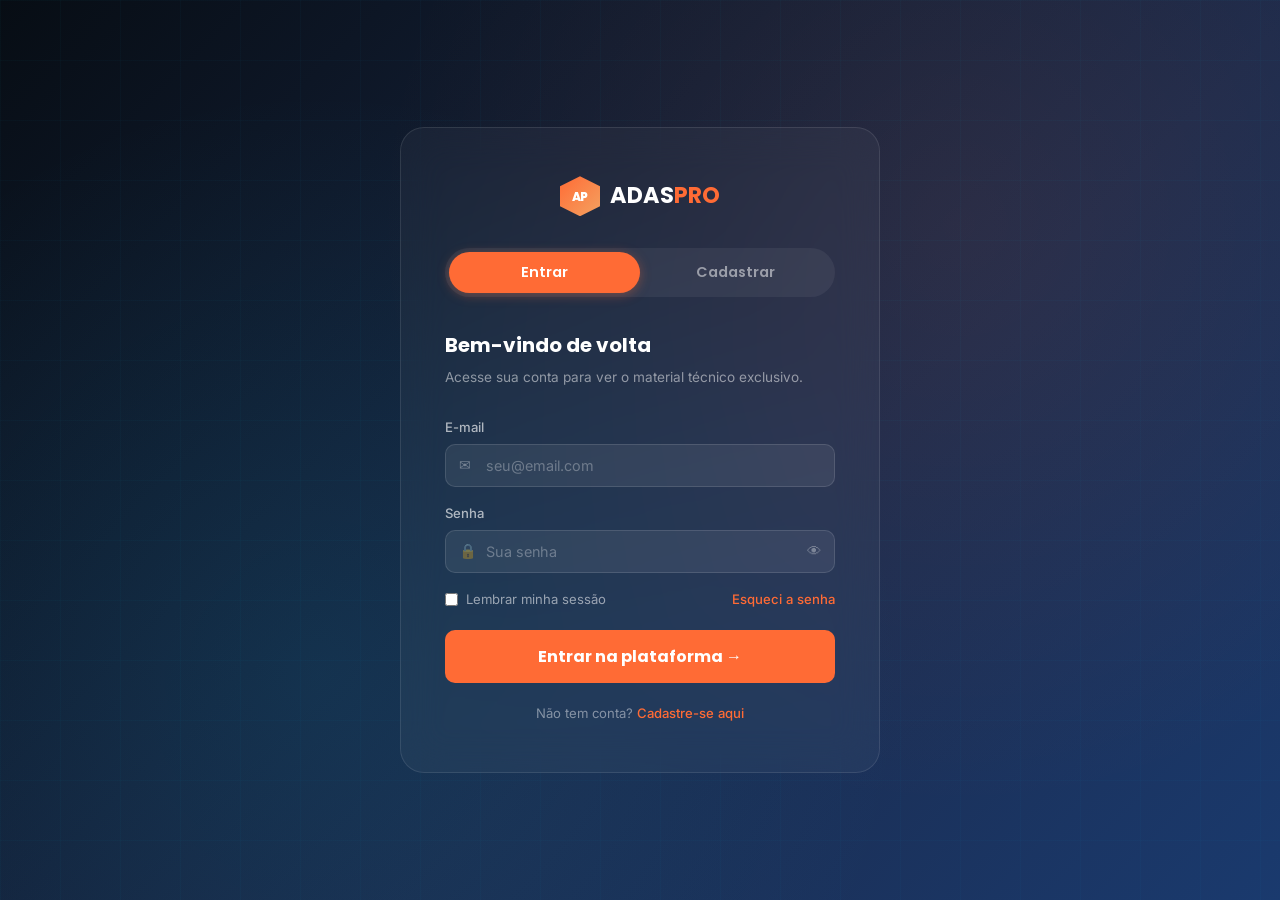
<file: login.html>
<!DOCTYPE html>
<html lang="pt-BR">
<head>
  <meta charset="UTF-8" />
  <meta name="viewport" content="width=device-width, initial-scale=1.0" />
  <title>ADAS PRO — Login / Cadastro</title>
  <link rel="preconnect" href="https://fonts.googleapis.com" />
  <link rel="preconnect" href="https://fonts.gstatic.com" crossorigin />
  <link href="https://fonts.googleapis.com/css2?family=Poppins:wght@400;500;600;700;800&family=Inter:wght@400;500;600&display=swap" rel="stylesheet" />
  <link rel="stylesheet" href="css/style.css" />
  <link rel="stylesheet" href="css/auth.css" />
  <style>
    :root {
      --primary: #1B2B4D; --primary-dark: #0D1821;
      --accent: #FF6B35; --accent-hover: #e55824;
      --tech: #00B4D8; --success: #06A77D; --warning: #F4A261;
      --white: #FFFFFF; --text: #1A1A2E;
      --font-h: 'Poppins', sans-serif; --font-b: 'Inter', sans-serif;
      --transition: all .3s ease; --radius: 12px;
    }
  </style>
</head>
<body>

<div class="auth-page">
  <div class="auth-grid-bg"></div>

  <div class="auth-card">

    <!-- Logo -->
    <div class="auth-logo">
      <div class="logo-hex">AP</div>
      <span>ADAS<strong>PRO</strong></span>
    </div>

    <!-- Tabs -->
    <div class="auth-tabs">
      <button class="auth-tab active" id="tabLogin" onclick="switchTab('login')">Entrar</button>
      <button class="auth-tab" id="tabRegister" onclick="switchTab('register')">Cadastrar</button>
    </div>

    <!-- Alertas -->
    <div class="alert alert-error" id="alertError"></div>
    <div class="alert alert-success" id="alertSuccess"></div>

    <!-- Aguardando aprovação -->
    <div class="pending-card" id="pendingCard">
      <div class="pending-icon">⏳</div>
      <h3>Cadastro em análise</h3>
      <p>Seu cadastro foi recebido e está aguardando aprovação do administrador. Você será notificado quando o acesso for liberado.</p>
    </div>

    <!-- ─── Form Login ─── -->
    <form class="auth-form active" id="formLogin" onsubmit="doLogin(event)">
      <h2 class="auth-form-title">Bem-vindo de volta</h2>
      <p class="auth-form-sub">Acesse sua conta para ver o material técnico exclusivo.</p>

      <div class="form-group">
        <label>E-mail</label>
        <div class="input-wrap">
          <span class="input-icon">✉</span>
          <input type="email" id="loginEmail" placeholder="seu@email.com" required autocomplete="email" />
        </div>
      </div>

      <div class="form-group">
        <label>Senha</label>
        <div class="input-wrap">
          <span class="input-icon">🔒</span>
          <input type="password" id="loginPassword" placeholder="Sua senha" required autocomplete="current-password" />
          <span class="toggle-password" onclick="togglePwd('loginPassword', this)">👁</span>
        </div>
      </div>

      <div class="form-options">
        <label>
          <input type="checkbox" id="rememberMe" />
          Lembrar minha sessão
        </label>
        <a href="#" onclick="showAlert('info', 'Entre em contato com o administrador para redefinir sua senha.')">Esqueci a senha</a>
      </div>

      <button type="submit" class="auth-btn" id="btnLogin">
        Entrar na plataforma →
      </button>

      <p class="auth-footer-link">
        Não tem conta? <a href="#" onclick="switchTab('register')">Cadastre-se aqui</a>
      </p>
    </form>

    <!-- ─── Form Cadastro ─── -->
    <form class="auth-form" id="formRegister" onsubmit="doRegister(event)">
      <h2 class="auth-form-title">Solicitar acesso</h2>
      <p class="auth-form-sub">Preencha seus dados. Após revisão, o administrador libera seu acesso.</p>

      <div class="form-group">
        <label>Nome completo *</label>
        <div class="input-wrap">
          <span class="input-icon">👤</span>
          <input type="text" id="regName" placeholder="Seu nome completo" required />
        </div>
      </div>

      <div class="form-group">
        <label>E-mail *</label>
        <div class="input-wrap">
          <span class="input-icon">✉</span>
          <input type="email" id="regEmail" placeholder="seu@email.com" required autocomplete="email" />
        </div>
      </div>

      <div class="form-group">
        <label>Senha *</label>
        <div class="input-wrap">
          <span class="input-icon">🔒</span>
          <input type="password" id="regPassword" placeholder="Mínimo 6 caracteres" required autocomplete="new-password" />
          <span class="toggle-password" onclick="togglePwd('regPassword', this)">👁</span>
        </div>
      </div>

      <div class="form-group">
        <label>Confirmar senha *</label>
        <div class="input-wrap">
          <span class="input-icon">🔒</span>
          <input type="password" id="regPassword2" placeholder="Repita a senha" required autocomplete="new-password" />
          <span class="toggle-password" onclick="togglePwd('regPassword2', this)">👁</span>
        </div>
      </div>

      <div class="form-group">
        <label>Seu perfil profissional</label>
        <div class="input-wrap">
          <span class="input-icon">🔧</span>
          <select id="regLevel">
            <option value="tecnico">Técnico automotivo</option>
            <option value="oficina">Proprietário de oficina</option>
            <option value="autocenter">Auto center / Multimarcas</option>
            <option value="parabrisa">Loja de parabrisa</option>
            <option value="gestor">Gestor técnico</option>
            <option value="outro">Outro</option>
          </select>
        </div>
      </div>

      <button type="submit" class="auth-btn" id="btnRegister">
        Solicitar cadastro →
      </button>

      <p class="auth-footer-link">
        Já tem conta? <a href="#" onclick="switchTab('login')">Faça login</a>
      </p>
    </form>

  </div>
</div>

<!-- ─── Scripts ─── -->
<script src="js/supabase.min.js"></script>
<script src="js/supabase-config.js"></script>
<script src="js/auth.js"></script>
<script>
  /* ─── Troca de abas ─── */
  function switchTab(tab) {
    document.querySelectorAll('.auth-tab').forEach(t => t.classList.remove('active'));
    document.querySelectorAll('.auth-form').forEach(f => f.classList.remove('active'));
    document.getElementById('pendingCard').classList.remove('show');
    clearAlerts();

    if (tab === 'login') {
      document.getElementById('tabLogin').classList.add('active');
      document.getElementById('formLogin').classList.add('active');
    } else {
      document.getElementById('tabRegister').classList.add('active');
      document.getElementById('formRegister').classList.add('active');
    }
  }

  /* ─── Alertas ─── */
  function showAlert(type, msg) {
    clearAlerts();
    const el = document.getElementById(type === 'error' ? 'alertError' : 'alertSuccess');
    el.textContent = msg;
    el.classList.add('show');
    setTimeout(() => el.classList.remove('show'), 5000);
  }
  function clearAlerts() {
    document.getElementById('alertError').classList.remove('show');
    document.getElementById('alertSuccess').classList.remove('show');
  }

  /* ─── Toggle senha ─── */
  function togglePwd(inputId, btn) {
    const input = document.getElementById(inputId);
    if (input.type === 'password') { input.type = 'text'; btn.textContent = '🙈'; }
    else { input.type = 'password'; btn.textContent = '👁'; }
  }

  /* ─── Login ─── */
  function doLogin(e) {
    e.preventDefault();
    clearAlerts();
    const email    = document.getElementById('loginEmail').value;
    const password = document.getElementById('loginPassword').value;
    const btn      = document.getElementById('btnLogin');

    btn.textContent = 'Verificando...';
    btn.disabled = true;

    setTimeout(() => {
      const result = AUTH.login(email, password);
      btn.disabled = false;
      btn.textContent = 'Entrar na plataforma →';

      if (!result.ok) {
        if (result.msg === 'pending') {
          document.getElementById('formLogin').classList.remove('active');
          document.getElementById('pendingCard').classList.add('show');
        } else {
          showAlert('error', result.msg);
        }
        return;
      }

      // Redireciona conforme role
      const role = result.session.role;
      if (role === 'admin' || role === 'gestor') {
        window.location.href = 'admin.html';
      } else {
        window.location.href = 'membros.html';
      }
    }, 600);
  }

  /* ─── Registro ─── */
  function doRegister(e) {
    e.preventDefault();
    clearAlerts();

    const name      = document.getElementById('regName').value;
    const email     = document.getElementById('regEmail').value;
    const password  = document.getElementById('regPassword').value;
    const password2 = document.getElementById('regPassword2').value;
    const level     = document.getElementById('regLevel').value;
    const btn       = document.getElementById('btnRegister');

    if (password !== password2) {
      showAlert('error', 'As senhas não coincidem.');
      return;
    }

    btn.textContent = 'Enviando...';
    btn.disabled = true;

    setTimeout(() => {
      const result = AUTH.register({ name, email, password, level });
      btn.disabled = false;
      btn.textContent = 'Solicitar cadastro →';

      if (!result.ok) {
        showAlert('error', result.msg);
        return;
      }

      // Mostra tela de pendente
      document.getElementById('formRegister').classList.remove('active');
      document.getElementById('tabRegister').classList.remove('active');
      document.getElementById('tabLogin').classList.add('active');
      document.getElementById('pendingCard').classList.add('show');
    }, 600);
  }

  /* ─── Verifica se já está logado ─── */
  const session = AUTH.getSession();
  if (session) {
    window.location.href = (session.role === 'admin' || session.role === 'gestor')
      ? 'admin.html' : 'membros.html';
  }

  /* ─── Abre na aba de registro se vier da URL ─── */
  const params = new URLSearchParams(window.location.search);
  if (params.get('tab') === 'register') switchTab('register');
</script>

</body>
</html>
</file>
<file: css/style.css>
/* ================================================
   ADAS PRO — Stylesheet Principal
   ================================================ */

@import url('https://fonts.googleapis.com/css2?family=Poppins:wght@400;500;600;700;800&family=Inter:wght@400;500;600&display=swap');

/* ─── Variáveis ─── */
:root {
  --primary:      #1B2B4D;
  --primary-dark: #0D1821;
  --accent:       #FF6B35;
  --accent-hover: #e55824;
  --tech:         #00B4D8;
  --success:      #06A77D;
  --warning:      #F4A261;
  --white:        #FFFFFF;
  --light:        #F8F9FA;
  --text:         #1A1A2E;
  --text-muted:   #6C757D;
  --border:       #DEE2E6;
  --card-bg:      #FFFFFF;
  --dark-card:    #162236;

  --font-h:  'Poppins', sans-serif;
  --font-b:  'Inter', sans-serif;

  --shadow-sm: 0 2px 8px rgba(0,0,0,.08);
  --shadow:    0 4px 24px rgba(0,0,0,.12);
  --shadow-lg: 0 8px 48px rgba(0,0,0,.18);

  --radius:    12px;
  --radius-lg: 20px;
  --radius-xl: 32px;
  --transition: all .3s ease;

  --container: 1200px;
}

/* ─── Reset ─── */
*, *::before, *::after { box-sizing: border-box; margin: 0; padding: 0; }
html { scroll-behavior: smooth; font-size: 16px; }
body { font-family: var(--font-b); color: var(--text); background: var(--white); line-height: 1.6; overflow-x: hidden; }
img { max-width: 100%; display: block; }
a { text-decoration: none; color: inherit; }
ul { list-style: none; }
button { cursor: pointer; border: none; background: none; font-family: inherit; }
input, textarea, select { font-family: inherit; }

/* ─── Utilitários ─── */
.container { max-width: var(--container); margin: 0 auto; padding: 0 24px; }
.section { padding: 96px 0; }
.section-sm { padding: 64px 0; }
.text-center { text-align: center; }
.text-accent { color: var(--accent); }
.text-tech { color: var(--tech); }

.tag {
  display: inline-block;
  background: rgba(255,107,53,.12);
  color: var(--accent);
  font-size: .75rem;
  font-weight: 600;
  letter-spacing: .08em;
  text-transform: uppercase;
  padding: 4px 14px;
  border-radius: 50px;
  margin-bottom: 16px;
}

.section-title {
  font-family: var(--font-h);
  font-size: clamp(1.75rem, 4vw, 2.5rem);
  font-weight: 700;
  line-height: 1.2;
  margin-bottom: 16px;
}

.section-subtitle {
  font-size: 1.1rem;
  color: var(--text-muted);
  max-width: 600px;
  margin: 0 auto 48px;
  line-height: 1.7;
}

/* ─── Botões ─── */
.btn {
  display: inline-flex;
  align-items: center;
  gap: 8px;
  padding: 14px 32px;
  border-radius: 50px;
  font-family: var(--font-h);
  font-size: .95rem;
  font-weight: 600;
  transition: var(--transition);
  white-space: nowrap;
}

.btn-primary {
  background: var(--accent);
  color: var(--white);
  box-shadow: 0 4px 20px rgba(255,107,53,.35);
}
.btn-primary:hover {
  background: var(--accent-hover);
  transform: translateY(-2px);
  box-shadow: 0 6px 28px rgba(255,107,53,.45);
}

.btn-outline {
  border: 2px solid var(--white);
  color: var(--white);
}
.btn-outline:hover {
  background: var(--white);
  color: var(--primary);
}

.btn-dark {
  background: var(--primary);
  color: var(--white);
}
.btn-dark:hover {
  background: #243b6a;
  transform: translateY(-2px);
}

.btn-lg { padding: 18px 44px; font-size: 1.05rem; }
.btn-sm { padding: 10px 22px; font-size: .85rem; }

/* ─── Navbar ─── */
.navbar {
  position: fixed;
  top: 0; left: 0; right: 0;
  z-index: 1000;
  padding: 16px 0;
  transition: var(--transition);
  background: transparent;
}
.navbar.scrolled {
  background: rgba(13,24,33,.95);
  backdrop-filter: blur(12px);
  -webkit-backdrop-filter: blur(12px);
  padding: 12px 0;
  box-shadow: 0 2px 20px rgba(0,0,0,.3);
}
.navbar .container {
  display: flex;
  align-items: center;
  justify-content: space-between;
  gap: 24px;
}

.logo {
  display: flex;
  align-items: center;
  gap: 10px;
  font-family: var(--font-h);
  font-size: 1.3rem;
  font-weight: 700;
  color: var(--white);
}
.logo-hex {
  width: 36px; height: 36px;
  background: linear-gradient(135deg, var(--accent), var(--warning));
  clip-path: polygon(50% 0%, 100% 25%, 100% 75%, 50% 100%, 0% 75%, 0% 25%);
  display: flex; align-items: center; justify-content: center;
  font-size: .7rem; font-weight: 800; color: white;
  letter-spacing: -.02em;
}
.logo span strong { color: var(--accent); }

.nav-links {
  display: flex;
  align-items: center;
  gap: 8px;
}
.nav-links a {
  color: rgba(255,255,255,.85);
  font-size: .9rem;
  font-weight: 500;
  padding: 8px 14px;
  border-radius: 8px;
  transition: var(--transition);
}
.nav-links a:hover { color: var(--white); background: rgba(255,255,255,.1); }

.btn-nav {
  background: var(--accent) !important;
  color: var(--white) !important;
  border-radius: 50px !important;
  padding: 8px 22px !important;
  font-weight: 600 !important;
}
.btn-nav:hover {
  background: var(--accent-hover) !important;
  box-shadow: 0 4px 16px rgba(255,107,53,.4);
}

.hamburger {
  display: none;
  flex-direction: column;
  gap: 5px;
  padding: 8px;
  z-index: 1100;
}
.hamburger span {
  display: block;
  width: 24px; height: 2px;
  background: var(--white);
  border-radius: 2px;
  transition: var(--transition);
}
.hamburger.active span:nth-child(1) { transform: translateY(7px) rotate(45deg); }
.hamburger.active span:nth-child(2) { opacity: 0; }
.hamburger.active span:nth-child(3) { transform: translateY(-7px) rotate(-45deg); }

/* ─── Hero ─── */
.hero {
  min-height: 100vh;
  background: linear-gradient(135deg, var(--primary-dark) 0%, var(--primary) 50%, #1a3a6e 100%);
  display: flex;
  align-items: center;
  position: relative;
  overflow: hidden;
  padding-top: 80px;
}

.hero-bg-pattern {
  position: absolute;
  inset: 0;
  background-image:
    radial-gradient(circle at 20% 80%, rgba(0,180,216,.12) 0%, transparent 50%),
    radial-gradient(circle at 80% 20%, rgba(255,107,53,.1) 0%, transparent 50%);
  pointer-events: none;
}

.hero-grid {
  position: absolute;
  inset: 0;
  background-image:
    linear-gradient(rgba(0,180,216,.04) 1px, transparent 1px),
    linear-gradient(90deg, rgba(0,180,216,.04) 1px, transparent 1px);
  background-size: 60px 60px;
  pointer-events: none;
}

.hero .container {
  display: flex;
  flex-direction: column;
  align-items: center;
  text-align: center;
  position: relative;
  z-index: 1;
  max-width: 860px;
}

.hero-content {
  color: var(--white);
  display: flex;
  flex-direction: column;
  align-items: center;
  width: 100%;
}

.hero-badge {
  display: inline-flex;
  align-items: center;
  gap: 8px;
  background: rgba(255,255,255,.1);
  border: 1px solid rgba(255,255,255,.2);
  border-radius: 50px;
  padding: 6px 16px;
  font-size: .8rem;
  font-weight: 600;
  color: var(--tech);
  letter-spacing: .05em;
  text-transform: uppercase;
  margin-bottom: 24px;
  backdrop-filter: blur(8px);
}
.hero-badge-dot {
  width: 6px; height: 6px;
  background: var(--tech);
  border-radius: 50%;
  animation: pulse 2s infinite;
}
@keyframes pulse {
  0%, 100% { opacity: 1; transform: scale(1); }
  50% { opacity: .5; transform: scale(1.4); }
}

.hero-title {
  font-family: var(--font-h);
  font-size: clamp(2rem, 5vw, 3.4rem);
  font-weight: 800;
  line-height: 1.1;
  margin-bottom: 24px;
  letter-spacing: -.02em;
}
.hero-title .line-accent { color: var(--accent); }
.hero-title .line-tech {
  background: linear-gradient(90deg, var(--tech), #80dfff);
  -webkit-background-clip: text;
  -webkit-text-fill-color: transparent;
  background-clip: text;
}

.hero-text {
  font-size: 1.1rem;
  color: rgba(255,255,255,.8);
  line-height: 1.8;
  margin-bottom: 36px;
  max-width: 600px;
}

.hero-actions {
  display: flex;
  gap: 16px;
  flex-wrap: wrap;
  justify-content: center;
  margin-bottom: 20px;
}

/* ─── Hero Live Bar ─── */
.hero-live-bar {
  display: inline-flex;
  align-items: center;
  gap: 10px;
  background: rgba(34, 197, 94, .08);
  border: 1px solid rgba(34, 197, 94, .22);
  border-radius: 50px;
  padding: 8px 20px;
  margin-bottom: 36px;
  font-size: .8rem;
  color: rgba(255, 255, 255, .6);
  backdrop-filter: blur(8px);
}
.hlb-dot {
  width: 8px;
  height: 8px;
  border-radius: 50%;
  background: #22c55e;
  flex-shrink: 0;
  animation: hlbPulse 2.2s ease-in-out infinite;
}
@keyframes hlbPulse {
  0%, 100% { box-shadow: 0 0 0 0 rgba(34, 197, 94, .55); }
  60%       { box-shadow: 0 0 0 6px rgba(34, 197, 94, 0); }
}
.hlb-item {
  display: flex;
  align-items: baseline;
  gap: 4px;
}
.hlb-count {
  font-family: var(--font-h);
  font-weight: 700;
  color: #fff;
  font-size: .88rem;
  transition: opacity .25s ease;
}
.hlb-count.updating { opacity: 0; }
.hlb-sep {
  color: rgba(255, 255, 255, .2);
  padding: 0 2px;
}

.hero-stats {
  display: grid;
  grid-template-columns: repeat(3, 1fr);
  gap: 24px;
  padding-top: 32px;
  border-top: 1px solid rgba(255,255,255,.12);
}
.hero-stat-value {
  font-family: var(--font-h);
  font-size: 2rem;
  font-weight: 800;
  color: var(--accent);
  line-height: 1;
}
.hero-stat-label {
  font-size: .8rem;
  color: rgba(255,255,255,.6);
  margin-top: 4px;
  text-transform: uppercase;
  letter-spacing: .05em;
}

/* ─── Marcas ─── */
.brands-section {
  padding: 40px 0;
  background: var(--primary-dark);
  border-top: 1px solid rgba(255,255,255,.06);
  border-bottom: 1px solid rgba(255,255,255,.06);
  overflow: hidden;
}
.brands-label {
  color: rgba(255,255,255,.65);
  font-size: .8rem;
  text-transform: uppercase;
  letter-spacing: .1em;
  text-align: center;
  margin-bottom: 20px;
}
.brands-track {
  display: flex;
  gap: 40px;
  align-items: center;
  animation: marquee 25s linear infinite;
  width: max-content;
}
.brands-track .brand-item {
  color: rgba(255,255,255,.6);
  font-family: var(--font-h);
  font-weight: 700;
  font-size: .9rem;
  letter-spacing: .04em;
  white-space: nowrap;
  transition: var(--transition);
}
.brands-track .brand-item:hover { color: rgba(255,255,255,.7); }
@keyframes marquee {
  0% { transform: translateX(0); }
  100% { transform: translateX(-50%); }
}

/* ─── Seção Problema ─── */
.problem-section { background: var(--light); }
.problem-grid {
  display: grid;
  grid-template-columns: repeat(3, 1fr);
  gap: 28px;
  margin-top: 48px;
}
.problem-card {
  background: var(--white);
  border-radius: var(--radius);
  padding: 32px 28px;
  border: 1px solid var(--border);
  transition: var(--transition);
  position: relative;
  overflow: hidden;
}
.problem-card::before {
  content: '';
  position: absolute;
  top: 0; left: 0; right: 0;
  height: 3px;
  background: linear-gradient(90deg, var(--accent), var(--warning));
  transform: scaleX(0);
  transition: var(--transition);
}
.problem-card:hover { transform: translateY(-4px); box-shadow: var(--shadow); }
.problem-card:hover::before { transform: scaleX(1); }
.problem-icon {
  width: 56px; height: 56px;
  border-radius: 14px;
  display: flex; align-items: center; justify-content: center;
  font-size: 1.5rem;
  margin-bottom: 20px;
  background: rgba(255,107,53,.1);
}
.problem-card h3 {
  font-family: var(--font-h);
  font-weight: 600;
  font-size: 1.05rem;
  margin-bottom: 12px;
  color: var(--text);
}
.problem-card p { color: var(--text-muted); font-size: .92rem; line-height: 1.7; }

/* ─── Sobre o Mentor ─── */
.about-section { background: var(--white); }
.about-grid {
  display: grid;
  grid-template-columns: 420px 1fr;
  gap: 80px;
  align-items: center;
}
.about-photo-wrap { position: relative; }
.about-photo {
  width: 100%;
  aspect-ratio: 4/5;
  background: linear-gradient(135deg, var(--primary), #2a4a8a);
  border-radius: var(--radius-xl);
  display: flex;
  align-items: center;
  justify-content: center;
  overflow: hidden;
  position: relative;
}
.about-photo-placeholder {
  display: flex;
  flex-direction: column;
  align-items: center;
  justify-content: center;
  color: rgba(255,255,255,.5);
  font-size: .85rem;
  gap: 12px;
}
.about-photo-placeholder svg { opacity: .4; }
.about-photo img { width: 100%; height: 100%; object-fit: cover; }

.about-badge {
  position: absolute;
  bottom: -16px; right: -16px;
  background: var(--accent);
  color: white;
  border-radius: var(--radius);
  padding: 16px 20px;
  box-shadow: var(--shadow);
  text-align: center;
}
.about-badge-value { font-family: var(--font-h); font-size: 1.5rem; font-weight: 800; line-height: 1; }
.about-badge-label { font-size: .72rem; opacity: .85; margin-top: 4px; text-transform: uppercase; letter-spacing: .05em; }

.about-content .tag { margin-bottom: 16px; }
.about-content .section-title { text-align: left; }
.about-content .section-title::after { display: none; }
.about-bio {
  color: var(--text-muted);
  line-height: 1.8;
  margin-bottom: 32px;
}

.about-credentials {
  display: grid;
  grid-template-columns: 1fr 1fr;
  gap: 12px;
  margin-bottom: 36px;
}
.credential-item {
  display: flex;
  align-items: center;
  gap: 10px;
  font-size: .9rem;
  color: var(--text);
}
.credential-icon {
  width: 32px; height: 32px;
  background: rgba(6,167,125,.1);
  border-radius: 8px;
  display: flex; align-items: center; justify-content: center;
  font-size: .9rem;
  flex-shrink: 0;
}

.about-systems-count {
  display: flex;
  gap: 32px;
  padding: 24px;
  background: var(--light);
  border-radius: var(--radius);
  border: 1px solid var(--border);
}
.count-item { text-align: center; }
.count-value {
  font-family: var(--font-h);
  font-size: 1.8rem;
  font-weight: 800;
  color: var(--primary);
  line-height: 1;
}
.count-label { font-size: .78rem; color: var(--text-muted); margin-top: 4px; }

/* ─── Sistemas ADAS ─── */
.systems-section {
  background: linear-gradient(180deg, var(--primary-dark) 0%, var(--primary) 100%);
  color: var(--white);
}
.systems-section .section-title { color: var(--white); }
.systems-section .section-subtitle { color: rgba(255,255,255,.65); }
.systems-section .tag { background: rgba(255,107,53,.15); }

.systems-grid {
  display: grid;
  grid-template-columns: repeat(4, 1fr);
  gap: 20px;
}
.scard {
  display: flex;
  flex-direction: column;
  gap: 10px;
  transition: transform .3s ease;
}
.scard:hover { transform: translateY(-6px); }
.scard-img {
  width: 100%;
  border-radius: 16px;
  display: block;
  box-shadow: 0 6px 28px rgba(0,0,0,.45);
  transition: box-shadow .3s ease;
}
.scard:hover .scard-img { box-shadow: 0 14px 44px rgba(0,180,216,.22); }
.scard .system-tags { padding: 0 2px; }
.system-card {
  background: rgba(255,255,255,.06);
  border: 1px solid rgba(255,255,255,.1);
  border-radius: var(--radius);
  padding: 24px 20px;
  transition: var(--transition);
  cursor: default;
}
.system-card:hover {
  background: rgba(255,255,255,.1);
  border-color: rgba(255,107,53,.4);
  transform: translateY(-4px);
}
.system-card-icon {
  font-size: 2rem;
  margin-bottom: 16px;
  display: block;
}
.system-card h3 {
  font-family: var(--font-h);
  font-size: .95rem;
  font-weight: 600;
  margin-bottom: 8px;
  color: var(--white);
}
.system-card p { font-size: .8rem; color: rgba(255,255,255,.55); line-height: 1.6; }
.system-card .system-tags {
  display: flex;
  flex-wrap: wrap;
  gap: 4px;
  margin-top: 12px;
}
.system-tag {
  font-size: .66rem;
  background: rgba(0,180,216,.15);
  color: var(--tech);
  padding: 2px 8px;
  border-radius: 50px;
  border: 1px solid rgba(0,180,216,.25);
}

.brands-coverage {
  margin-top: 56px;
  text-align: center;
}
.brands-coverage h3 {
  font-family: var(--font-h);
  font-size: 1rem;
  color: rgba(255,255,255,.6);
  margin-bottom: 20px;
  text-transform: uppercase;
  letter-spacing: .08em;
  font-weight: 500;
}
.brands-coverage-grid {
  display: flex;
  flex-wrap: wrap;
  justify-content: center;
  gap: 10px;
}
.brand-badge {
  background: rgba(255,255,255,.08);
  border: 1px solid rgba(255,255,255,.12);
  border-radius: 50px;
  padding: 6px 16px;
  font-size: .78rem;
  color: rgba(255,255,255,.7);
  font-weight: 500;
  transition: var(--transition);
}
.brand-badge:hover { background: rgba(255,255,255,.15); color: var(--white); }

/* ─── Como Funciona ─── */
.how-section { background: var(--light); }
.steps-grid {
  display: grid;
  grid-template-columns: repeat(3, 1fr);
  gap: 48px;
  position: relative;
  margin-top: 48px;
}
.steps-grid::before {
  content: '';
  position: absolute;
  top: 36px;
  left: calc(16.66% + 16px);
  right: calc(16.66% + 16px);
  height: 2px;
  background: linear-gradient(90deg, var(--accent), var(--tech));
}
.step-card { text-align: center; position: relative; }
.step-number {
  width: 72px; height: 72px;
  border-radius: 50%;
  background: var(--white);
  border: 3px solid var(--border);
  display: flex; align-items: center; justify-content: center;
  font-family: var(--font-h);
  font-size: 1.5rem;
  font-weight: 800;
  color: var(--text-muted);
  margin: 0 auto 24px;
  position: relative;
  z-index: 1;
  transition: var(--transition);
}
.step-card:hover .step-number {
  background: var(--accent);
  border-color: var(--accent);
  color: var(--white);
  transform: scale(1.1);
  box-shadow: 0 4px 20px rgba(255,107,53,.35);
}
.step-card h3 {
  font-family: var(--font-h);
  font-weight: 600;
  font-size: 1.1rem;
  margin-bottom: 12px;
}
.step-card p { color: var(--text-muted); font-size: .9rem; line-height: 1.7; }

/* ─── Serviços / Preços ─── */
.services-section { background: var(--white); }
.plans-grid {
  display: grid;
  grid-template-columns: repeat(3, 1fr);
  gap: 28px;
  margin-top: 48px;
  align-items: start;
}
.plan-card {
  border-radius: var(--radius-lg);
  padding: 36px 28px;
  border: 2px solid var(--border);
  transition: var(--transition);
  position: relative;
  overflow: hidden;
}
.plan-card:hover {
  transform: translateY(-6px);
  box-shadow: var(--shadow-lg);
}
.plan-card.featured {
  border-color: var(--accent);
  background: linear-gradient(160deg, var(--primary-dark), var(--primary));
  color: var(--white);
  transform: scale(1.03);
}
.plan-card.featured:hover { transform: scale(1.03) translateY(-6px); }

.plan-badge {
  position: absolute;
  top: 16px; right: 16px;
  background: var(--accent);
  color: white;
  font-size: .7rem;
  font-weight: 700;
  padding: 4px 12px;
  border-radius: 50px;
  text-transform: uppercase;
  letter-spacing: .06em;
}

.plan-icon {
  font-size: 2rem;
  margin-bottom: 16px;
}
.plan-name {
  font-family: var(--font-h);
  font-size: 1.1rem;
  font-weight: 600;
  margin-bottom: 8px;
}
.plan-desc {
  font-size: .85rem;
  color: var(--text-muted);
  margin-bottom: 24px;
  line-height: 1.6;
}
.plan-card.featured .plan-desc { color: rgba(255,255,255,.6); }

.plan-price {
  margin-bottom: 28px;
  padding-bottom: 24px;
  border-bottom: 1px solid var(--border);
}
.plan-card.featured .plan-price { border-color: rgba(255,255,255,.15); }
.plan-price-label { font-size: .78rem; color: var(--text-muted); text-transform: uppercase; letter-spacing: .05em; }
.plan-card.featured .plan-price-label { color: rgba(255,255,255,.5); }
.plan-price-value {
  font-family: var(--font-h);
  font-size: 2rem;
  font-weight: 800;
  color: var(--text);
  margin: 4px 0;
}
.plan-card.featured .plan-price-value { color: var(--white); }
.plan-price-note { font-size: .78rem; color: var(--text-muted); }
.plan-card.featured .plan-price-note { color: rgba(255,255,255,.5); }

.plan-features { margin-bottom: 28px; }
.plan-feature {
  display: flex;
  align-items: flex-start;
  gap: 10px;
  font-size: .88rem;
  padding: 8px 0;
  border-bottom: 1px solid rgba(0,0,0,.04);
}
.plan-card.featured .plan-feature { border-color: rgba(255,255,255,.06); color: rgba(255,255,255,.85); }
.plan-check {
  width: 18px; height: 18px;
  border-radius: 50%;
  background: rgba(6,167,125,.15);
  display: flex; align-items: center; justify-content: center;
  flex-shrink: 0;
  margin-top: 2px;
  font-size: .65rem;
  color: var(--success);
}
.plan-card.featured .plan-check { background: rgba(255,255,255,.15); color: var(--white); }

.plan-btn {
  width: 100%;
  justify-content: center;
  border-radius: var(--radius);
  padding: 14px;
}

/* ─── Depoimentos ─── */
.testimonials-section {
  background: var(--light);
}
.testimonials-grid {
  display: grid;
  grid-template-columns: repeat(3, 1fr);
  gap: 24px;
  margin-top: 48px;
}
.testimonial-card {
  background: var(--white);
  border-radius: var(--radius);
  padding: 28px;
  border: 1px solid var(--border);
  transition: var(--transition);
}
.testimonial-card:hover { transform: translateY(-4px); box-shadow: var(--shadow); }
.testimonial-stars {
  display: flex;
  gap: 4px;
  margin-bottom: 16px;
  font-size: 1rem;
  color: #F4C430;
}
.testimonial-text {
  font-size: .92rem;
  color: var(--text-muted);
  line-height: 1.75;
  margin-bottom: 20px;
  font-style: italic;
}
.testimonial-text::before { content: '"'; font-size: 1.5rem; color: var(--accent); font-style: normal; line-height: 0; vertical-align: -8px; }
.testimonial-author { display: flex; align-items: center; gap: 12px; }
.author-avatar {
  width: 44px; height: 44px;
  border-radius: 50%;
  background: linear-gradient(135deg, var(--primary), var(--tech));
  display: flex; align-items: center; justify-content: center;
  font-family: var(--font-h);
  font-weight: 700;
  font-size: .9rem;
  color: white;
  flex-shrink: 0;
}
.author-name { font-family: var(--font-h); font-weight: 600; font-size: .9rem; }
.author-role { font-size: .78rem; color: var(--text-muted); }

/* ─── FAQ ─── */
.faq-section { background: var(--white); }
.faq-grid {
  max-width: 800px;
  margin: 48px auto 0;
}
.faq-item {
  border-bottom: 1px solid var(--border);
}
.faq-question {
  width: 100%;
  display: flex;
  align-items: center;
  justify-content: space-between;
  gap: 16px;
  padding: 20px 0;
  font-family: var(--font-h);
  font-weight: 600;
  font-size: .98rem;
  color: var(--text);
  text-align: left;
  transition: var(--transition);
}
.faq-question:hover { color: var(--accent); }
.faq-icon {
  width: 28px; height: 28px;
  border-radius: 50%;
  background: var(--light);
  display: flex; align-items: center; justify-content: center;
  flex-shrink: 0;
  font-size: .75rem;
  color: var(--text-muted);
  transition: var(--transition);
}
.faq-item.active .faq-icon {
  background: var(--accent);
  color: var(--white);
  transform: rotate(180deg);
}
.faq-answer {
  max-height: 0;
  overflow: hidden;
  transition: max-height .35s ease, padding .35s ease;
}
.faq-item.active .faq-answer { max-height: 800px; }
.faq-answer-inner {
  padding: 0 0 20px;
  color: var(--text-muted);
  font-size: .92rem;
  line-height: 1.8;
}

/* ─── CTA / Contato ─── */
.cta-section {
  background: linear-gradient(135deg, var(--primary-dark), var(--primary));
  color: var(--white);
}
.cta-inner {
  display: grid;
  grid-template-columns: 1fr 1fr;
  gap: 80px;
  align-items: center;
}
.cta-content .section-title { color: var(--white); text-align: left; }
.cta-content p { color: rgba(255,255,255,.7); line-height: 1.8; margin-bottom: 32px; }
.cta-info { display: flex; flex-direction: column; gap: 16px; }
.cta-info-item {
  display: flex;
  align-items: center;
  gap: 14px;
  font-size: .9rem;
  color: rgba(255,255,255,.75);
}
.cta-info-icon {
  width: 40px; height: 40px;
  background: rgba(255,255,255,.1);
  border-radius: 10px;
  display: flex; align-items: center; justify-content: center;
  flex-shrink: 0;
  font-size: 1rem;
}

.contact-form {
  background: rgba(255,255,255,.06);
  backdrop-filter: blur(12px);
  border: 1px solid rgba(255,255,255,.12);
  border-radius: var(--radius-lg);
  padding: 40px 36px;
}
.form-title {
  font-family: var(--font-h);
  font-weight: 700;
  font-size: 1.25rem;
  color: var(--white);
  margin-bottom: 8px;
}
.form-subtitle { font-size: .85rem; color: rgba(255,255,255,.55); margin-bottom: 28px; }

.form-group { margin-bottom: 16px; }
.form-group label {
  display: block;
  font-size: .82rem;
  font-weight: 500;
  color: rgba(255,255,255,.7);
  margin-bottom: 6px;
}
.form-input {
  width: 100%;
  padding: 12px 16px;
  background: rgba(255,255,255,.08);
  border: 1px solid rgba(255,255,255,.15);
  border-radius: 10px;
  color: var(--white);
  font-size: .9rem;
  transition: var(--transition);
  outline: none;
}
.form-input::placeholder { color: rgba(255,255,255,.35); }
.form-input:focus {
  border-color: var(--accent);
  background: rgba(255,255,255,.1);
  box-shadow: 0 0 0 3px rgba(255,107,53,.15);
}
.form-input option { background: var(--primary-dark); }
.form-row { display: grid; grid-template-columns: 1fr 1fr; gap: 12px; }

/* Honeypot anti-bot — invisível para humanos */
.hp-field {
  position: absolute;
  left: -9999px;
  width: 1px;
  height: 1px;
  overflow: hidden;
}
.form-consent {
  display: flex;
  align-items: flex-start;
  gap: 8px;
  font-size: .78rem;
  color: rgba(255,255,255,.6);
  margin: 4px 0 8px;
  cursor: pointer;
}
.form-consent input { margin-top: 2px; accent-color: var(--accent); flex-shrink: 0; }
.form-consent a { color: var(--accent); text-decoration: underline; }

.form-submit {
  width: 100%;
  padding: 14px;
  background: var(--accent);
  color: white;
  border-radius: 10px;
  font-family: var(--font-h);
  font-weight: 700;
  font-size: 1rem;
  margin-top: 8px;
  transition: var(--transition);
}
.form-submit:hover {
  background: var(--accent-hover);
  transform: translateY(-2px);
  box-shadow: 0 6px 24px rgba(255,107,53,.4);
}
.form-disclaimer {
  font-size: .75rem;
  color: rgba(255,255,255,.55);
  text-align: center;
  margin-top: 12px;
}

/* ─── Footer ─── */
.footer {
  background: #070d14;
  color: rgba(255,255,255,.55);
  padding: 48px 0 24px;
}
.footer-grid {
  display: grid;
  grid-template-columns: 1.5fr repeat(3, 1fr);
  gap: 48px;
  margin-bottom: 40px;
}
.footer-brand .logo { margin-bottom: 16px; }
.footer-brand p { font-size: .85rem; line-height: 1.7; max-width: 260px; }
.footer-col h4 {
  font-family: var(--font-h);
  font-size: .85rem;
  font-weight: 600;
  color: rgba(255,255,255,.8);
  text-transform: uppercase;
  letter-spacing: .06em;
  margin-bottom: 16px;
}
.footer-col ul { display: flex; flex-direction: column; gap: 8px; }
.footer-col a {
  font-size: .85rem;
  color: rgba(255,255,255,.65);
  transition: var(--transition);
}
.footer-col a:hover { color: var(--accent); }
.footer-bottom {
  display: flex;
  align-items: center;
  justify-content: space-between;
  padding-top: 24px;
  border-top: 1px solid rgba(255,255,255,.06);
  font-size: .8rem;
}

/* ─── WhatsApp Float ─── */
.whatsapp-float {
  position: fixed;
  bottom: 28px; right: 28px;
  z-index: 999;
  width: 56px; height: 56px;
  background: #25D366;
  border-radius: 50%;
  display: flex; align-items: center; justify-content: center;
  font-size: 1.5rem;
  color: white;
  box-shadow: 0 4px 20px rgba(37,211,102,.45);
  transition: var(--transition);
  text-decoration: none;
}
.whatsapp-float:hover {
  transform: scale(1.1);
  box-shadow: 0 6px 28px rgba(37,211,102,.55);
}

/* ─── Scroll Reveal ─── */
.reveal {
  opacity: 0;
  transform: translateY(30px);
  transition: opacity .6s ease, transform .6s ease;
}
.reveal.visible { opacity: 1; transform: translateY(0); }
.reveal-delay-1 { transition-delay: .1s; }
.reveal-delay-2 { transition-delay: .2s; }
.reveal-delay-3 { transition-delay: .3s; }

/* ─── Seção Teaser ─── */
.teaser-section { background:linear-gradient(180deg,#0D1821 0%,#111d2e 100%); padding:96px 0; }
.teaser-grid { display:grid; grid-template-columns:repeat(4,1fr); gap:14px; margin-top:48px; }
.teaser-card { border-radius:14px; overflow:hidden; border:1px solid rgba(255,255,255,.08); transition:var(--transition); }
.teaser-card:hover { transform:translateY(-4px); border-color:rgba(255,107,53,.3); }
.teaser-card-header { padding:18px 16px 12px; background:rgba(255,255,255,.04); }
.teaser-cat { font-size:.65rem; font-weight:700; text-transform:uppercase; letter-spacing:.08em; color:var(--tech); margin-bottom:4px; }
.teaser-title { font-family:'Poppins',sans-serif; font-size:.88rem; font-weight:600; color:#fff; line-height:1.4; }
.teaser-body { padding:10px 16px 14px; }
.teaser-desc { font-size:.76rem; color:rgba(255,255,255,.4); line-height:1.6; margin-bottom:10px; }
.teaser-locked { display:flex; align-items:center; gap:6px; padding:7px 12px; background:rgba(255,255,255,.05); border-radius:8px; font-size:.75rem; color:rgba(255,255,255,.3); }
.teaser-unlocked { display:flex; align-items:center; gap:6px; padding:7px 12px; background:rgba(6,167,125,.1); border-radius:8px; font-size:.75rem; color:#4dd9a8; font-weight:600; }

/* ─── Seção Urgência ─── */
.urgency-section { background:linear-gradient(135deg,#1a0d0a,#2d1510,#1a1a2e); border-top:1px solid rgba(255,107,53,.15); border-bottom:1px solid rgba(255,107,53,.15); padding:56px 0; }
.urgency-inner { display:grid; grid-template-columns:1fr auto; gap:48px; align-items:center; }
.urgency-badges { display:flex; gap:24px; flex-wrap:wrap; }
.urgency-badge { display:flex; align-items:center; gap:12px; }
.urgency-icon { font-size:1.6rem; }
.urgency-val { font-family:'Poppins',sans-serif; font-size:1.4rem; font-weight:800; color:var(--accent); line-height:1; }
.urgency-lbl { font-size:.75rem; color:rgba(255,255,255,.5); text-transform:uppercase; letter-spacing:.05em; }

/* ─── Seção Mercado ─── */
.market-section { background:var(--light); }
.market-grid { display:grid; grid-template-columns:1fr 1fr; gap:64px; align-items:center; }
.prog-item {
  margin-bottom:20px;
  padding:6px 0;
  transition:transform .3s ease;
}
.prog-item:hover { transform:translateX(4px); }
.prog-label {
  display:flex; justify-content:space-between;
  font-size:.88rem; margin-bottom:8px;
  color:var(--text); font-weight:500;
}
.prog-label .text-accent {
  font-weight:700;
  min-width:44px;
  text-align:right;
  transition:color .3s;
}
.prog-bar {
  background:rgba(0,0,0,.08);
  border-radius:50px;
  height:10px;
  overflow:hidden;
  box-shadow:inset 0 1px 3px rgba(0,0,0,.12);
}
.prog-bar-fill {
  height:100%;
  border-radius:50px;
  background:linear-gradient(90deg,var(--accent),var(--warning));
  width:0;
  transition:width 1.5s cubic-bezier(0.22,1,0.36,1);
  position:relative;
}
.prog-bar-fill::after {
  content:'';
  position:absolute;
  top:0;left:0;right:0;
  height:50%;
  background:linear-gradient(180deg,rgba(255,255,255,.35),transparent);
  border-radius:50px 50px 0 0;
}
.prog-bar-fill.shimmer {
  background:linear-gradient(90deg,var(--accent),var(--warning),var(--accent),var(--warning));
  background-size:200% 100%;
  animation:progShimmer 3s linear infinite;
}

/* ─── Typing Effect Hero ─── */
.hero-typing-row { display:flex; align-items:center; gap:8px; margin-bottom:20px; font-size:.85rem; color:rgba(255,255,255,.45); }
#heroTyping { color:var(--tech); font-family:monospace; font-weight:600; min-width:1ch; }
.hero-typing-cursor { color:var(--tech); font-weight:700; font-family:monospace; animation:hudBlink 1s step-end infinite; }
@keyframes hudBlink { 0%,90% { opacity:1; } 95% { opacity:.2; } 100% { opacity:1; } }
@keyframes progShimmer { 0% { background-position:200% 0; } 100% { background-position:-200% 0; } }

/* ─── Seção Quando Recalibrar ─── */
.recal-grid { display:grid; grid-template-columns:repeat(3,1fr); gap:18px; margin-top:48px; }
.recal-card { background:rgba(255,255,255,.04); border:1px solid rgba(255,255,255,.08); border-radius:16px; padding:24px 22px; transition:all .3s; position:relative; overflow:hidden; }
.recal-card:hover { border-color:rgba(255,107,53,.3); background:rgba(255,107,53,.05); transform:translateY(-3px); }
.recal-card::before { content:''; position:absolute; top:0; left:0; width:3px; height:100%; background:var(--rc-color,var(--accent)); border-radius:3px 0 0 3px; }
.recal-icon { font-size:2rem; margin-bottom:12px; display:block; }
.recal-title { font-family:'Poppins',sans-serif; font-weight:700; font-size:.95rem; color:#fff; margin-bottom:8px; }
.recal-desc { font-size:.82rem; color:rgba(255,255,255,.5); line-height:1.7; }
.recal-badge { display:inline-flex; align-items:center; gap:4px; margin-top:12px; padding:4px 10px; border-radius:20px; font-size:.72rem; font-weight:700; }
.recal-badge.obrig { background:rgba(255,59,59,.12); color:#ff7070; border:1px solid rgba(255,59,59,.2); }
.recal-badge.recom { background:rgba(244,162,97,.12); color:#f4a261; border:1px solid rgba(244,162,97,.2); }

/* ─── Seção Sistemas (ícones) ─── */
.system-card { position:relative; overflow:hidden; }
.sys-icon-wrap { width:72px; height:72px; border-radius:16px; margin-bottom:16px; display:flex; align-items:center; justify-content:center; position:relative; flex-shrink:0; }
.sys-icon-wrap svg { width:30px; height:30px; }
.sys-icon-img { width:52px; height:52px; object-fit:contain; filter:invert(1) opacity(.9); }
.sys-icon-wrap::after { content:''; position:absolute; inset:0; border-radius:14px; background:inherit; opacity:.15; filter:blur(12px); transform:translateY(8px) scale(.9); z-index:-1; }
.si-lkas  { background:linear-gradient(135deg,rgba(0,180,216,.22),rgba(0,180,216,.08)); border:1px solid rgba(0,180,216,.35); }
.si-ldw   { background:linear-gradient(135deg,rgba(244,162,97,.22),rgba(244,162,97,.08)); border:1px solid rgba(244,162,97,.35); }
.si-avm   { background:linear-gradient(135deg,rgba(99,179,237,.22),rgba(99,179,237,.08)); border:1px solid rgba(99,179,237,.35); }
.si-acc   { background:linear-gradient(135deg,rgba(167,139,250,.22),rgba(167,139,250,.08)); border:1px solid rgba(167,139,250,.35); }
.si-aeb   { background:linear-gradient(135deg,rgba(252,90,90,.22),rgba(252,90,90,.08)); border:1px solid rgba(252,90,90,.35); }
.si-night { background:linear-gradient(135deg,rgba(34,211,159,.22),rgba(34,211,159,.08)); border:1px solid rgba(34,211,159,.35); }
.si-lidar { background:linear-gradient(135deg,rgba(251,191,36,.22),rgba(251,191,36,.08)); border:1px solid rgba(251,191,36,.35); }
.si-pilot { background:linear-gradient(135deg,rgba(52,211,153,.22),rgba(52,211,153,.08)); border:1px solid rgba(52,211,153,.35); }
.system-card::before { content:''; position:absolute; top:0; left:0; right:0; height:2px; background:var(--sc-color,rgba(0,180,216,.5)); opacity:0; transition:opacity .3s ease; }
.system-card:hover::before { opacity:1; }

/* ─── Seção Calibração ─── */
.calib-grid { display:grid; grid-template-columns:1fr 1fr; gap:28px; margin-top:48px; }
.calib-card { border-radius:20px; padding:36px 32px; border:1px solid; }
.calib-type { font-size:.68rem; font-weight:800; text-transform:uppercase; letter-spacing:.12em; margin-bottom:12px; }
.calib-name { font-family:'Poppins',sans-serif; font-size:1.5rem; font-weight:800; margin-bottom:16px; }
.calib-desc { font-size:.88rem; line-height:1.8; margin-bottom:24px; }
.calib-steps { display:flex; flex-direction:column; gap:10px; }
.calib-step { display:flex; align-items:flex-start; gap:12px; padding:12px 14px; background:rgba(255,255,255,.05); border-radius:10px; font-size:.82rem; line-height:1.5; }
.calib-step-num { width:22px; height:22px; border-radius:6px; display:flex; align-items:center; justify-content:center; font-family:'Poppins',sans-serif; font-weight:800; font-size:.7rem; flex-shrink:0; }
.calib-brands { display:flex; flex-wrap:wrap; gap:6px; margin-top:20px; }
.calib-brand { padding:4px 10px; border-radius:20px; font-size:.72rem; font-weight:600; }

/* ─── Seção Ferramentas ─── */
.tools-grid { display:grid; grid-template-columns:repeat(4,1fr); gap:16px; margin-top:48px; }
.tool-card { background:rgba(255,255,255,.04); border:1px solid rgba(255,255,255,.07); border-radius:14px; padding:22px 18px; text-align:center; transition:all .3s; }
.tool-card:hover { border-color:rgba(255,107,53,.25); background:rgba(255,107,53,.04); transform:translateY(-3px); }
.tool-logo { display:none; }
.tool-name { font-family:'Poppins',sans-serif; font-weight:700; font-size:.9rem; color:#fff; margin-bottom:4px; }
.tool-desc { font-size:.74rem; color:rgba(255,255,255,.4); line-height:1.5; }
.tool-compat { display:flex; flex-wrap:wrap; gap:4px; justify-content:center; margin-top:10px; }
.tool-tag { padding:2px 8px; border-radius:10px; font-size:.66rem; font-weight:600; background:rgba(0,180,216,.1); color:var(--tech); }

/* ─── Tabela ADAS ─── */
.adas-table-wrap { overflow-x:auto; margin-top:40px; border-radius:16px; border:1px solid rgba(255,255,255,.07); }
.adas-table { width:100%; border-collapse:collapse; min-width:700px; }
.adas-table th { background:rgba(255,255,255,.06); padding:12px 14px; font-family:'Poppins',sans-serif; font-size:.72rem; font-weight:700; text-transform:uppercase; letter-spacing:.06em; color:rgba(255,255,255,.5); text-align:center; border-bottom:1px solid rgba(255,255,255,.08); }
.adas-table th:first-child { text-align:left; padding-left:20px; }
.adas-table td { padding:11px 14px; border-bottom:1px solid rgba(255,255,255,.05); font-size:.82rem; color:rgba(255,255,255,.75); text-align:center; }
.adas-table td:first-child { text-align:left; padding-left:20px; font-weight:600; color:#fff; }
.adas-table tr:last-child td { border-bottom:none; }
.adas-table tr:hover td { background:rgba(255,255,255,.02); }
.cell-yes { color:#22c55e; font-size:1rem; }
.cell-part { color:#f4a261; font-size:.75rem; font-weight:600; }
.cell-no { color:rgba(255,255,255,.15); font-size:.9rem; }
.brand-pill { display:inline-flex; align-items:center; gap:6px; }
.brand-emoji { font-size:.9rem; }

/* ─── Responsivo ─── */
@media (max-width: 1100px) {
  .systems-grid { grid-template-columns: repeat(3, 1fr); }
  .about-grid { grid-template-columns: 360px 1fr; gap: 48px; }
}

@media (max-width: 900px) {
  .teaser-grid { grid-template-columns:repeat(2,1fr); }
  .urgency-inner { grid-template-columns:1fr; }
  .market-grid { grid-template-columns:1fr; }
  .recal-grid { grid-template-columns:repeat(2,1fr); }
  .tools-grid { grid-template-columns:repeat(2,1fr); }
  .hero-stats { grid-template-columns: repeat(3, 1fr); }
  .about-grid { grid-template-columns: 1fr; }
  .about-photo { aspect-ratio: 16/9; max-height: 360px; }
  .problem-grid { grid-template-columns: 1fr; gap: 20px; }
  .systems-grid { grid-template-columns: repeat(2, 1fr); gap: 14px; }
  .steps-grid { grid-template-columns: 1fr; }
  .steps-grid::before { display: none; }
  .plans-grid { grid-template-columns: 1fr; max-width: 480px; margin-inline: auto; }
  .plan-card.featured { transform: none; }
  .testimonials-grid { grid-template-columns: 1fr; max-width: 480px; margin-inline: auto; }
  .cta-inner { grid-template-columns: 1fr; gap: 48px; }
  .footer-grid { grid-template-columns: 1fr 1fr; gap: 32px; }
}

@media (max-width: 640px) {
  .teaser-grid { grid-template-columns:1fr; }
  .recal-grid { grid-template-columns:1fr; }
  .calib-grid { grid-template-columns:1fr; }
  .section { padding: 64px 0; }
  .nav-links { display: none; position: fixed; top: 0; left: 0; right: 0; bottom: 0; background: var(--primary-dark); flex-direction: column; align-items: center; justify-content: center; gap: 16px; z-index: 1000; }
  .nav-links.open { display: flex; }
  .nav-links a { font-size: 1.1rem; padding: 12px 24px; }
  .hamburger { display: flex; }
  .hero-stats { grid-template-columns: 1fr 1fr; }
  .hero-actions { flex-direction: column; }
  .hero-actions .btn { justify-content: center; }
  .footer-grid { grid-template-columns: 1fr; }
  .form-row { grid-template-columns: 1fr; }
}
</file>
<file: css/landpage-extra.css>
/* ================================================================
   ADAS PRO — LandPage (edsespinoza/LandPage)
   Complemento carregado após css/style.css contendo os estilos das
   seções exclusivas desta versão da landing page (hero em duas
   colunas, Vehicle Sensor Display e ADAS Live) que não existem no
   style.css base.
   ================================================================ */

/* ─── Alert do formulário de contato (em auth.css nas páginas internas) ─── */
.alert {
  border-radius: 10px;
  padding: 12px 16px;
  font-size: .85rem;
  margin-bottom: 16px;
  display: none;
  align-items: center;
  gap: 10px;
}
.alert.show { display: flex; }
.alert-success { background: rgba(6,167,125,.15); border: 1px solid rgba(6,167,125,.3); color: #4dd9a8; }
.alert-error   { background: rgba(220,53,69,.15); border: 1px solid rgba(220,53,69,.3); color: #ff6b7a; }

/* ─── Navbar — item "Área de Membros" ───
   .btn-nav usa !important, então aqui também é preciso !important
   (mesma importância → vence quem tem maior especificidade). */
.nav-links a.btn-members {
  background: transparent !important;
  color: var(--white) !important;
  border: 1px solid rgba(255,255,255,.35);
  transition: var(--transition);
}
.nav-links a.btn-members:hover {
  background: rgba(255,255,255,.12) !important;
  border-color: var(--tech);
  box-shadow: none !important;
}

/* ═══════════════════════════════════════════════════════════════
   HERO — duas colunas (conteúdo + Vehicle Sensor Display)
   O style.css base define .hero .container como coluna centralizada
   (versão de página única); aqui é reaberto para a linha.
   ═══════════════════════════════════════════════════════════════ */
.hero .container {
  flex-direction: row;
  align-items: center;
  justify-content: space-between;
  text-align: left;
  max-width: 1180px;
  gap: 44px;
}
.hero-content {
  align-items: flex-start;
  flex: 1 1 56%;
  min-width: 0;
}
.hero-actions { justify-content: flex-start; }
.hero-visual {
  flex: 0 0 420px;
  width: 100%;
  max-width: 420px;
  min-width: 0;
}

/* ─── Vehicle Sensor Display ─── */
.vehicle-sensor-display {
  position: relative;
  background: linear-gradient(160deg, rgba(255,255,255,.07), rgba(255,255,255,.02));
  border: 1px solid rgba(255,255,255,.12);
  border-radius: 22px;
  padding: 22px 20px 18px;
  backdrop-filter: blur(14px);
  -webkit-backdrop-filter: blur(14px);
  box-shadow: 0 30px 70px rgba(0,0,0,.45), inset 0 1px 0 rgba(255,255,255,.08);
}

.vsd-header {
  display: flex;
  align-items: center;
  gap: 12px;
  font-size: .63rem;
  font-weight: 700;
  letter-spacing: .14em;
  text-transform: uppercase;
  color: rgba(255,255,255,.55);
  margin-bottom: 14px;
}
.vsd-line {
  flex: 1 1 auto;
  height: 1px;
  background: linear-gradient(90deg, transparent, rgba(0,180,216,.55), transparent);
}

.vsd-container { position: relative; }
.vsd-container > svg {
  width: 100% !important;   /* o HTML traz height:100% inline */
  height: auto !important;
  display: block;
}

.vsd-chip {
  position: absolute;
  font-size: .6rem;
  font-weight: 700;
  letter-spacing: .04em;
  padding: 5px 10px;
  border-radius: 50px;
  white-space: nowrap;
  background: rgba(13,24,33,.9);
  border: 1px solid rgba(0,180,216,.35);
  color: rgba(255,255,255,.88);
  backdrop-filter: blur(6px);
  -webkit-backdrop-filter: blur(6px);
  box-shadow: 0 4px 14px rgba(0,0,0,.35);
  line-height: 1.2;
}
.vsd-chip.vsd-top    { top: 1%;    left: 50%; transform: translateX(-50%); }
.vsd-chip.vsd-bottom { bottom: 1%; left: 50%; transform: translateX(-50%); }
.vsd-chip.vsd-left   { left: 0;    top: 40%;  transform: translateY(-50%); }
.vsd-chip.vsd-right  { right: 0;   top: 62%;  transform: translateY(-50%); }

.vsd-status-row {
  display: flex;
  align-items: center;
  justify-content: space-between;
  gap: 8px;
  flex-wrap: wrap;
  margin-top: 16px;
  padding-top: 13px;
  border-top: 1px solid rgba(255,255,255,.08);
}
.vsd-s {
  font-size: .6rem;
  font-weight: 700;
  letter-spacing: .07em;
  text-transform: uppercase;
  color: rgba(255,255,255,.6);
}
.vsd-s.ok   { color: #4dd9a8; }
.vsd-s.warn { color: var(--warning); }

/* ═══════════════════════════════════════════════════════════════
   SEÇÃO ADAS LIVE
   ═══════════════════════════════════════════════════════════════ */
.adas-live-section {
  background:
    radial-gradient(900px 480px at 88% 18%, rgba(0,180,216,.10), transparent 62%),
    linear-gradient(180deg, #0D1821 0%, #0a141d 100%);
  border-top: 1px solid rgba(255,255,255,.06);
}
.adas-live-grid {
  display: grid;
  grid-template-columns: 1fr 1.08fr;
  gap: 56px;
  align-items: center;
}
.adas-live-content { min-width: 0; }
.adas-live-desc {
  color: rgba(255,255,255,.62);
  font-size: .97rem;
  line-height: 1.8;
  margin: 18px 0 26px;
  max-width: 520px;
}
.adas-live-features {
  list-style: none;
  margin: 0;
  padding: 0;
  display: flex;
  flex-direction: column;
  gap: 14px;
}
.adas-live-features li {
  display: flex;
  align-items: flex-start;
  gap: 14px;
  background: rgba(255,255,255,.04);
  border: 1px solid rgba(255,255,255,.09);
  border-radius: 14px;
  padding: 14px 16px;
  transition: var(--transition);
}
.adas-live-features li:hover {
  border-color: rgba(0,180,216,.35);
  transform: translateY(-2px);
}
.alf-icon {
  flex: 0 0 auto;
  width: 38px;
  height: 38px;
  display: grid;
  place-items: center;
  font-size: 1.05rem;
  line-height: 1;
  background: rgba(0,180,216,.12);
  border: 1px solid rgba(0,180,216,.28);
  border-radius: 10px;
}
.adas-live-features li > div { min-width: 0; }
.adas-live-features li > div > strong {
  display: block;
  color: #fff;
  font-size: .88rem;
  font-weight: 600;
  margin-bottom: 3px;
}
.adas-live-features li > div > span {
  display: block;
  color: rgba(255,255,255,.5);
  font-size: .78rem;
  line-height: 1.6;
}

/* ─── Painéis animados ─── */
.adas-live-panels { min-width: 0; }
.adas-viz-wrap { display: flex; flex-direction: column; gap: 14px; }
.adas-viz-row  { display: grid; grid-template-columns: 1fr 1fr; gap: 14px; }

.adas-panel {
  background: linear-gradient(160deg, rgba(255,255,255,.055), rgba(255,255,255,.015));
  border: 1px solid rgba(255,255,255,.1);
  border-radius: 16px;
  padding: 16px;
  min-width: 0;
}
.adas-panel-label {
  font-size: .6rem;
  font-weight: 700;
  letter-spacing: .1em;
  text-transform: uppercase;
  color: rgba(255,255,255,.42);
  margin-bottom: 12px;
}
.radar-wrap {
  display: flex;
  flex-direction: column;
  align-items: center;
  gap: 12px;
  text-align: center;
}
.radar-wrap .adas-panel-label { align-self: stretch; text-align: left; }
.radar-wrap canvas { max-width: 100%; height: auto; }

.live-status {
  display: inline-flex;
  align-items: center;
  gap: 7px;
  font-size: .66rem;
  font-weight: 600;
  color: rgba(255,255,255,.55);
}
.live-dot {
  width: 7px;
  height: 7px;
  border-radius: 50%;
  background: #22c55e;
  animation: adasLivePulse 2s infinite;
}
@keyframes adasLivePulse {
  0%   { box-shadow: 0 0 0 0 rgba(34,197,94,.55); }
  70%  { box-shadow: 0 0 0 7px rgba(34,197,94,0); }
  100% { box-shadow: 0 0 0 0 rgba(34,197,94,0); }
}

.adas-metrics { display: flex; flex-direction: column; gap: 8px; }
.adas-metric {
  display: flex;
  align-items: center;
  justify-content: space-between;
  gap: 10px;
  background: rgba(255,255,255,.04);
  border: 1px solid rgba(255,255,255,.06);
  border-radius: 9px;
  padding: 7px 11px;
}
.adas-metric-label {
  font-size: .62rem;
  font-weight: 600;
  letter-spacing: .06em;
  text-transform: uppercase;
  color: rgba(255,255,255,.5);
}
.adas-metric-val {
  font-family: var(--font-h);
  font-size: .74rem;
  font-weight: 700;
  color: #fff;
  white-space: nowrap;
}
.adas-metric-val.ok   { color: #4dd9a8; }
.adas-metric-val.warn { color: var(--warning); }

/* ─── Destaque do contador "Crescimento ADAS/ano" ─── */
.dramatic-section {
  font-size: clamp(1.8rem, 3vw, 2.4rem);
  text-shadow: 0 0 26px rgba(255,107,53,.45);
}

/* ═══════════════════════════════════════════════════════════════
   RESPONSIVO
   ═══════════════════════════════════════════════════════════════ */
@media (max-width: 1040px) {
  .hero .container {
    flex-direction: column;
    text-align: center;
    gap: 44px;
    max-width: 860px;
  }
  .hero-content { align-items: center; flex: 1 1 auto; }
  .hero-actions { justify-content: center; }
  .hero-visual  { flex: 0 0 auto; width: 100%; max-width: 430px; margin: 0 auto; }
  .adas-live-grid { grid-template-columns: 1fr; gap: 40px; }
  .adas-live-desc { max-width: none; }
}
@media (max-width: 560px) {
  .adas-viz-row { grid-template-columns: 1fr; }
  .vsd-chip { font-size: .54rem; padding: 4px 8px; }
  .vsd-status-row { justify-content: center; gap: 12px; }
  .vehicle-sensor-display { padding: 18px 14px 15px; }
}
</file>
<file: css/auth.css>
/* ================================================
   ADAS PRO — Auth, Membros & Admin Styles
   ================================================ */

/* ─── Auth Pages ─── */
.auth-page {
  min-height: 100vh;
  background: linear-gradient(135deg, #070d14 0%, var(--primary) 60%, #1a3a6e 100%);
  display: flex;
  align-items: center;
  justify-content: center;
  padding: 24px;
  position: relative;
  overflow: hidden;
}
.auth-page::before {
  content: '';
  position: absolute;
  inset: 0;
  background-image:
    radial-gradient(circle at 25% 75%, rgba(0,180,216,.1) 0%, transparent 50%),
    radial-gradient(circle at 75% 25%, rgba(255,107,53,.08) 0%, transparent 50%);
  pointer-events: none;
}
.auth-grid-bg {
  position: absolute; inset: 0;
  background-image:
    linear-gradient(rgba(0,180,216,.03) 1px, transparent 1px),
    linear-gradient(90deg, rgba(0,180,216,.03) 1px, transparent 1px);
  background-size: 60px 60px;
  pointer-events: none;
}

.auth-card {
  background: rgba(255,255,255,.04);
  backdrop-filter: blur(20px);
  -webkit-backdrop-filter: blur(20px);
  border: 1px solid rgba(255,255,255,.1);
  border-radius: 24px;
  padding: 48px 44px;
  width: 100%;
  max-width: 480px;
  position: relative;
  z-index: 1;
}

.auth-logo {
  display: flex;
  align-items: center;
  justify-content: center;
  gap: 10px;
  font-family: var(--font-h);
  font-size: 1.4rem;
  font-weight: 700;
  color: var(--white);
  margin-bottom: 32px;
}
.auth-logo .logo-hex {
  width: 40px; height: 40px;
  background: linear-gradient(135deg, var(--accent), var(--warning));
  clip-path: polygon(50% 0%, 100% 25%, 100% 75%, 50% 100%, 0% 75%, 0% 25%);
  display: flex; align-items: center; justify-content: center;
  font-size: .75rem; font-weight: 800;
}
.auth-logo span strong { color: var(--accent); }

/* Tabs */
.auth-tabs {
  display: flex;
  background: rgba(255,255,255,.06);
  border-radius: 50px;
  padding: 4px;
  margin-bottom: 32px;
}
.auth-tab {
  flex: 1;
  padding: 10px;
  border-radius: 50px;
  font-family: var(--font-h);
  font-weight: 600;
  font-size: .9rem;
  color: rgba(255,255,255,.5);
  transition: var(--transition);
  text-align: center;
}
.auth-tab.active {
  background: var(--accent);
  color: var(--white);
  box-shadow: 0 2px 12px rgba(255,107,53,.35);
}

/* Form */
.auth-form { display: none; }
.auth-form.active { display: block; }

.auth-form-title {
  font-family: var(--font-h);
  font-size: 1.25rem;
  font-weight: 700;
  color: var(--white);
  margin-bottom: 6px;
}
.auth-form-sub {
  font-size: .85rem;
  color: rgba(255,255,255,.5);
  margin-bottom: 28px;
  line-height: 1.6;
}

.form-group { margin-bottom: 16px; }
.form-group label {
  display: block;
  font-size: .82rem;
  font-weight: 500;
  color: rgba(255,255,255,.65);
  margin-bottom: 6px;
}
.form-group .input-wrap { position: relative; }
.form-group .input-icon {
  position: absolute;
  left: 14px; top: 50%;
  transform: translateY(-50%);
  font-size: .9rem;
  color: rgba(255,255,255,.35);
  pointer-events: none;
}
.form-group input,
.form-group select {
  width: 100%;
  padding: 12px 16px 12px 40px;
  background: rgba(255,255,255,.07);
  border: 1px solid rgba(255,255,255,.12);
  border-radius: 10px;
  color: var(--white);
  font-size: .9rem;
  outline: none;
  transition: var(--transition);
}
.form-group input::placeholder { color: rgba(255,255,255,.3); }
.form-group input:focus,
.form-group select:focus {
  border-color: var(--accent);
  background: rgba(255,255,255,.1);
  box-shadow: 0 0 0 3px rgba(255,107,53,.15);
}
.form-group select option { background: #0D1821; }

.form-group input[type="password"] { padding-right: 44px; }
.toggle-password {
  position: absolute;
  right: 14px; top: 50%;
  transform: translateY(-50%);
  color: rgba(255,255,255,.35);
  font-size: .9rem;
  cursor: pointer;
  transition: var(--transition);
}
.toggle-password:hover { color: rgba(255,255,255,.7); }

.form-options {
  display: flex;
  align-items: center;
  justify-content: space-between;
  margin-bottom: 20px;
  font-size: .82rem;
}
.form-options label {
  display: flex;
  align-items: center;
  gap: 8px;
  color: rgba(255,255,255,.55);
  cursor: pointer;
}
.form-options a { color: var(--accent); font-weight: 500; }

.auth-btn {
  width: 100%;
  padding: 14px;
  background: var(--accent);
  color: white;
  border-radius: 10px;
  font-family: var(--font-h);
  font-weight: 700;
  font-size: 1rem;
  transition: var(--transition);
  display: flex;
  align-items: center;
  justify-content: center;
  gap: 8px;
}
.auth-btn:hover {
  background: var(--accent-hover);
  transform: translateY(-2px);
  box-shadow: 0 6px 24px rgba(255,107,53,.4);
}
.auth-btn:disabled {
  opacity: .5;
  cursor: not-allowed;
  transform: none;
}

.auth-separator {
  text-align: center;
  color: rgba(255,255,255,.25);
  font-size: .8rem;
  margin: 20px 0;
  position: relative;
}
.auth-separator::before,
.auth-separator::after {
  content: '';
  position: absolute;
  top: 50%;
  width: 38%;
  height: 1px;
  background: rgba(255,255,255,.1);
}
.auth-separator::before { left: 0; }
.auth-separator::after { right: 0; }

.auth-footer-link {
  text-align: center;
  font-size: .82rem;
  color: rgba(255,255,255,.45);
  margin-top: 20px;
}
.auth-footer-link a { color: var(--accent); font-weight: 500; }

/* Alert */
.alert {
  border-radius: 10px;
  padding: 12px 16px;
  font-size: .85rem;
  margin-bottom: 16px;
  display: none;
  align-items: center;
  gap: 10px;
}
.alert.show { display: flex; }
.alert-error { background: rgba(220,53,69,.15); border: 1px solid rgba(220,53,69,.3); color: #ff6b7a; }
.alert-success { background: rgba(6,167,125,.15); border: 1px solid rgba(6,167,125,.3); color: #4dd9a8; }
.alert-info { background: rgba(0,180,216,.12); border: 1px solid rgba(0,180,216,.25); color: var(--tech); }

/* Pending message */
.pending-card {
  background: rgba(244,162,97,.1);
  border: 1px solid rgba(244,162,97,.3);
  border-radius: 12px;
  padding: 20px;
  text-align: center;
  display: none;
}
.pending-card.show { display: block; }
.pending-card .pending-icon { font-size: 2.5rem; margin-bottom: 12px; }
.pending-card h3 { font-family: var(--font-h); color: var(--warning); margin-bottom: 8px; }
.pending-card p { font-size: .85rem; color: rgba(255,255,255,.55); line-height: 1.6; }

/* ─── Dashboard Layout ─── */
.dashboard {
  min-height: 100vh;
  background: #0f1923;
  display: flex;
}

/* Sidebar */
.sidebar {
  width: 260px;
  flex-shrink: 0;
  background: #0a1019;
  border-right: 1px solid rgba(255,255,255,.06);
  display: flex;
  flex-direction: column;
  position: fixed;
  top: 0; bottom: 0; left: 0;
  z-index: 100;
  overflow-y: auto;
}
.sidebar-logo {
  display: flex;
  align-items: center;
  gap: 10px;
  padding: 24px 20px;
  border-bottom: 1px solid rgba(255,255,255,.06);
  font-family: var(--font-h);
  font-size: 1.1rem;
  font-weight: 700;
  color: var(--white);
}
.sidebar-logo .logo-hex {
  width: 32px; height: 32px;
  background: linear-gradient(135deg, var(--accent), var(--warning));
  clip-path: polygon(50% 0%, 100% 25%, 100% 75%, 50% 100%, 0% 75%, 0% 25%);
  display: flex; align-items: center; justify-content: center;
  font-size: .65rem; font-weight: 800;
}
.sidebar-logo span strong { color: var(--accent); }

.sidebar-user {
  padding: 20px;
  border-bottom: 1px solid rgba(255,255,255,.06);
  display: flex;
  align-items: center;
  gap: 12px;
}
.sidebar-avatar {
  width: 42px; height: 42px;
  border-radius: 50%;
  background: linear-gradient(135deg, var(--primary), var(--tech));
  display: flex; align-items: center; justify-content: center;
  font-family: var(--font-h);
  font-weight: 700;
  color: white;
  font-size: .9rem;
  flex-shrink: 0;
}
.sidebar-user-name {
  font-size: .88rem;
  font-weight: 600;
  color: rgba(255,255,255,.85);
  line-height: 1.2;
}
.sidebar-user-role {
  font-size: .72rem;
  color: var(--tech);
  text-transform: uppercase;
  letter-spacing: .06em;
}

.sidebar-nav { flex: 1; padding: 16px 12px; }
.sidebar-nav-section {
  font-size: .68rem;
  font-weight: 600;
  text-transform: uppercase;
  letter-spacing: .1em;
  color: rgba(255,255,255,.25);
  padding: 12px 8px 6px;
}
.sidebar-nav-item {
  display: flex;
  align-items: center;
  gap: 10px;
  padding: 10px 12px;
  border-radius: 8px;
  font-size: .88rem;
  color: rgba(255,255,255,.5);
  transition: var(--transition);
  margin-bottom: 2px;
  cursor: pointer;
  text-decoration: none;
}
.sidebar-nav-item:hover { background: rgba(255,255,255,.06); color: rgba(255,255,255,.85); }
.sidebar-nav-item.active { background: rgba(255,107,53,.12); color: var(--accent); }
.sidebar-nav-item .nav-icon { font-size: 1rem; width: 20px; text-align: center; }
.sidebar-nav-item .nav-badge {
  margin-left: auto;
  background: var(--accent);
  color: white;
  font-size: .65rem;
  font-weight: 700;
  padding: 2px 6px;
  border-radius: 50px;
}

.sidebar-footer {
  padding: 16px 12px;
  border-top: 1px solid rgba(255,255,255,.06);
}
.sidebar-logout {
  display: flex;
  align-items: center;
  gap: 10px;
  padding: 10px 12px;
  border-radius: 8px;
  font-size: .88rem;
  color: rgba(255,100,100,.7);
  transition: var(--transition);
  width: 100%;
  cursor: pointer;
}
.sidebar-logout:hover { background: rgba(220,53,69,.1); color: #ff6b7a; }

/* Main Content */
.main-content {
  flex: 1;
  margin-left: 260px;
  min-height: 100vh;
}

/* Topbar */
.topbar {
  background: #0a1019;
  border-bottom: 1px solid rgba(255,255,255,.06);
  padding: 16px 28px;
  display: flex;
  align-items: center;
  justify-content: space-between;
  gap: 16px;
  position: sticky;
  top: 0;
  z-index: 50;
}
.topbar-title {
  font-family: var(--font-h);
  font-size: 1.1rem;
  font-weight: 700;
  color: var(--white);
}
.topbar-sub { font-size: .82rem; color: rgba(255,255,255,.4); }
.topbar-right { display: flex; align-items: center; gap: 12px; }
.topbar-search {
  display: flex;
  align-items: center;
  gap: 8px;
  background: rgba(255,255,255,.06);
  border: 1px solid rgba(255,255,255,.08);
  border-radius: 8px;
  padding: 8px 14px;
  font-size: .85rem;
  color: rgba(255,255,255,.5);
}
.topbar-search input {
  background: none; border: none; outline: none;
  color: var(--white); font-size: .85rem; width: 160px;
}
.topbar-search input::placeholder { color: rgba(255,255,255,.3); }

/* Page Content */
.page { padding: 28px; display: none; }
.page.active { display: block; }

/* Stats Cards (Admin) */
.stats-row { display: grid; grid-template-columns: repeat(4, 1fr); gap: 16px; margin-bottom: 24px; }
.stat-card {
  background: rgba(255,255,255,.04);
  border: 1px solid rgba(255,255,255,.06);
  border-radius: var(--radius);
  padding: 20px;
}
.stat-card-icon { font-size: 1.5rem; margin-bottom: 10px; }
.stat-card-value { font-family: var(--font-h); font-size: 1.8rem; font-weight: 800; color: var(--white); line-height: 1; }
.stat-card-label { font-size: .78rem; color: rgba(255,255,255,.4); margin-top: 4px; }
.stat-card-diff { font-size: .75rem; color: var(--success); margin-top: 6px; }

/* Table */
.table-card {
  background: rgba(255,255,255,.03);
  border: 1px solid rgba(255,255,255,.06);
  border-radius: var(--radius);
  overflow: hidden;
}
.table-card-header {
  padding: 20px 24px;
  border-bottom: 1px solid rgba(255,255,255,.06);
  display: flex;
  align-items: center;
  justify-content: space-between;
}
.table-card-title {
  font-family: var(--font-h);
  font-weight: 600;
  font-size: .95rem;
  color: var(--white);
}
.table-card-sub { font-size: .78rem; color: rgba(255,255,255,.35); }

.data-table { width: 100%; border-collapse: collapse; }
.data-table th {
  padding: 12px 20px;
  text-align: left;
  font-size: .72rem;
  font-weight: 600;
  text-transform: uppercase;
  letter-spacing: .07em;
  color: rgba(255,255,255,.35);
  border-bottom: 1px solid rgba(255,255,255,.05);
}
.data-table td {
  padding: 14px 20px;
  font-size: .88rem;
  color: rgba(255,255,255,.7);
  border-bottom: 1px solid rgba(255,255,255,.04);
}
.data-table tr:last-child td { border-bottom: none; }
.data-table tr:hover td { background: rgba(255,255,255,.02); }

/* Status Badges */
.status-badge {
  display: inline-flex;
  align-items: center;
  gap: 5px;
  padding: 3px 10px;
  border-radius: 50px;
  font-size: .72rem;
  font-weight: 600;
}
.status-badge::before {
  content: '';
  width: 5px; height: 5px;
  border-radius: 50%;
}
.status-active { background: rgba(6,167,125,.15); color: #4dd9a8; }
.status-active::before { background: var(--success); }
.status-pending { background: rgba(244,162,97,.12); color: var(--warning); }
.status-pending::before { background: var(--warning); }
.status-blocked { background: rgba(220,53,69,.12); color: #ff6b7a; }
.status-blocked::before { background: #dc3545; }
.status-locked { background: rgba(108,117,125,.12); color: #adb5bd; }
.status-locked::before { background: var(--text-muted); }

/* Empty States */
.empty-state {
  display: flex; flex-direction: column; align-items: center; justify-content: center;
  padding: 48px 24px; text-align: center;
}
.empty-state-icon { font-size: 2.2rem; margin-bottom: 14px; opacity: .45; }
.empty-state-title { font-family: var(--font-h); font-size: .95rem; font-weight: 600; color: rgba(255,255,255,.5); margin-bottom: 6px; }
.empty-state-sub { font-size: .8rem; color: rgba(255,255,255,.28); line-height: 1.6; max-width: 300px; margin-bottom: 18px; }
.empty-state-cta { padding: 8px 22px; background: rgba(255,255,255,.07); border: 1px solid rgba(255,255,255,.12); border-radius: 8px; color: rgba(255,255,255,.6); font-size: .82rem; font-weight: 600; cursor: pointer; transition: var(--transition); }
.empty-state-cta:hover { background: rgba(255,255,255,.12); color: rgba(255,255,255,.85); }

/* Skeleton Loader */
@keyframes skeleton-pulse { 0%,100% { opacity: 1; } 50% { opacity: .4; } }
.skeleton-row { animation: skeleton-pulse 1.5s ease infinite; }
.skeleton-cell { height: 13px; border-radius: 4px; background: rgba(255,255,255,.07); display: inline-block; }

/* Action Buttons */
.action-btns { display: flex; gap: 6px; }
.action-btn {
  width: 30px; height: 30px;
  border-radius: 6px;
  display: flex; align-items: center; justify-content: center;
  font-size: .8rem;
  transition: var(--transition);
  cursor: pointer;
}
.action-btn-approve { background: rgba(6,167,125,.15); color: var(--success); }
.action-btn-approve:hover { background: rgba(6,167,125,.25); }
.action-btn-block { background: rgba(220,53,69,.12); color: #ff6b7a; }
.action-btn-block:hover { background: rgba(220,53,69,.2); }
.action-btn-edit { background: rgba(0,180,216,.12); color: var(--tech); }
.action-btn-edit:hover { background: rgba(0,180,216,.2); }
.action-btn-delete { background: rgba(220,53,69,.1); color: #ff6b7a; }
.action-btn-delete:hover { background: rgba(220,53,69,.2); }

/* Permissions checkboxes grid */
.permissions-grid {
  display: grid;
  grid-template-columns: repeat(3, 1fr);
  gap: 8px;
  margin-top: 12px;
}
.permission-item {
  display: flex;
  align-items: center;
  gap: 8px;
  font-size: .82rem;
  color: rgba(255,255,255,.6);
  cursor: pointer;
}
.permission-item input[type="checkbox"] {
  width: 15px; height: 15px;
  accent-color: var(--accent);
  cursor: pointer;
}

/* Content Library Grid */
.content-grid { display: grid; grid-template-columns: repeat(3, 1fr); gap: 16px; }
.content-item {
  background: rgba(255,255,255,.04);
  border: 1px solid rgba(255,255,255,.07);
  border-radius: var(--radius);
  overflow: hidden;
  transition: var(--transition);
}
.content-item:hover { border-color: rgba(255,255,255,.15); }
.content-item.locked { opacity: .55; }
.content-item-header {
  background: rgba(255,255,255,.04);
  padding: 20px;
  display: flex;
  align-items: center;
  gap: 12px;
  border-bottom: 1px solid rgba(255,255,255,.05);
}
.content-item-icon { font-size: 1.5rem; }
.content-item-cat {
  font-size: .68rem;
  text-transform: uppercase;
  letter-spacing: .07em;
  color: var(--tech);
  background: rgba(0,180,216,.1);
  padding: 2px 8px;
  border-radius: 50px;
  margin-bottom: 4px;
}
.content-item-name { font-size: .85rem; font-weight: 600; color: rgba(255,255,255,.85); }
.content-item-body { padding: 16px 20px; }
.content-item-desc { font-size: .8rem; color: rgba(255,255,255,.4); line-height: 1.6; margin-bottom: 14px; }
.content-item-action {
  width: 100%;
  padding: 9px;
  border-radius: 8px;
  font-size: .82rem;
  font-weight: 600;
  text-align: center;
  transition: var(--transition);
}
.content-action-open { background: rgba(255,107,53,.15); color: var(--accent); }
.content-action-open:hover { background: var(--accent); color: white; }
.content-action-locked {
  background: rgba(255,255,255,.05);
  color: rgba(255,255,255,.3);
  cursor: not-allowed;
  display: flex; align-items: center; justify-content: center; gap: 6px;
}

/* Category filter tabs */
.cat-filters { display: flex; flex-wrap: wrap; gap: 8px; margin-bottom: 20px; }
.cat-filter {
  padding: 6px 16px;
  border-radius: 50px;
  font-size: .8rem;
  font-weight: 500;
  color: rgba(255,255,255,.5);
  background: rgba(255,255,255,.06);
  cursor: pointer;
  transition: var(--transition);
  border: 1px solid rgba(255,255,255,.08);
}
.cat-filter.active { background: var(--accent); color: white; border-color: var(--accent); }
.cat-filter:hover:not(.active) { background: rgba(255,255,255,.1); color: rgba(255,255,255,.8); }

/* Modal */
.modal-overlay {
  position: fixed; inset: 0;
  background: rgba(0,0,0,.7);
  backdrop-filter: blur(4px);
  z-index: 2000;
  display: flex; align-items: center; justify-content: center;
  padding: 24px;
  opacity: 0; pointer-events: none;
  transition: var(--transition);
}
.modal-overlay.open { opacity: 1; pointer-events: all; }
.modal {
  background: #0f1923;
  border: 1px solid rgba(255,255,255,.1);
  border-radius: var(--radius-lg);
  padding: 36px;
  width: 100%; max-width: 580px;
  max-height: 90vh;
  overflow-y: auto;
  transform: translateY(20px);
  transition: var(--transition);
}
.modal-overlay.open .modal { transform: translateY(0); }
.modal-header {
  display: flex; align-items: center; justify-content: space-between;
  margin-bottom: 24px;
}
.modal-title { font-family: var(--font-h); font-size: 1.1rem; font-weight: 700; color: var(--white); }
.modal-close { width: 32px; height: 32px; border-radius: 8px; background: rgba(255,255,255,.07); color: rgba(255,255,255,.5); display: flex; align-items: center; justify-content: center; cursor: pointer; transition: var(--transition); }
.modal-close:hover { background: rgba(220,53,69,.15); color: #ff6b7a; }

.modal-section-title {
  font-size: .78rem;
  font-weight: 600;
  text-transform: uppercase;
  letter-spacing: .07em;
  color: rgba(255,255,255,.3);
  margin-bottom: 10px;
  padding-bottom: 6px;
  border-bottom: 1px solid rgba(255,255,255,.05);
}

.modal-footer { display: flex; gap: 10px; justify-content: flex-end; margin-top: 24px; }
.modal-btn { padding: 10px 24px; border-radius: 8px; font-family: var(--font-h); font-weight: 600; font-size: .88rem; transition: var(--transition); cursor: pointer; }
.modal-btn-primary { background: var(--accent); color: white; }
.modal-btn-primary:hover { background: var(--accent-hover); }
.modal-btn-secondary { background: rgba(255,255,255,.07); color: rgba(255,255,255,.7); }
.modal-btn-secondary:hover { background: rgba(255,255,255,.12); }
.modal-btn-warn { background: rgba(244,162,97,.15); color: #f4a261; border: 1px solid rgba(244,162,97,.3); }
.modal-btn-warn:hover { background: rgba(244,162,97,.25); }
.modal-btn-warn:disabled { opacity: .5; cursor: not-allowed; }

/* Mobile sidebar */
.sidebar-toggle-mobile {
  display: none;
  position: fixed;
  bottom: 28px; left: 28px;
  z-index: 200;
  width: 44px; height: 44px;
  background: var(--accent);
  border-radius: 12px;
  align-items: center; justify-content: center;
  color: white; font-size: 1.1rem;
  box-shadow: var(--shadow);
}
@media (max-width: 768px) {
  .sidebar { transform: translateX(-100%); transition: var(--transition); }
  .sidebar.open { transform: translateX(0); }
  .main-content { margin-left: 0; }
  .sidebar-toggle-mobile { display: flex; }
  .stats-row { grid-template-columns: 1fr 1fr; }
  .content-grid { grid-template-columns: 1fr; }
  .permissions-grid { grid-template-columns: 1fr 1fr; }
}
@media (max-width: 480px) {
  .stats-row { grid-template-columns: 1fr; }
  .auth-card { padding: 32px 24px; }
}

/* ─── Back link (substitui onmouseover/onmouseout inline) ─── */
.auth-back {
  display: inline-flex;
  align-items: center;
  gap: 6px;
  font-size: .78rem;
  color: rgba(255,255,255,.35);
  text-decoration: none;
  margin-bottom: 20px;
  transition: color .2s;
}
.auth-back:hover { color: rgba(255,255,255,.7); }

/* ─── Demo buttons (substitui estilos inline + onmouseover) ─── */
.demo-btn {
  width: 100%;
  padding: 11px;
  border-radius: 10px;
  font-family: 'Poppins', sans-serif;
  font-weight: 600;
  font-size: .88rem;
  cursor: pointer;
  transition: background .3s ease;
}
.demo-btn-admin {
  background: rgba(0,180,216,.12);
  border: 1px solid rgba(0,180,216,.3);
  color: #00B4D8;
  margin-bottom: 8px;
}
.demo-btn-admin:hover { background: rgba(0,180,216,.22); }
.demo-btn-membro {
  background: rgba(255,107,53,.1);
  border: 1px solid rgba(255,107,53,.25);
  color: #FF6B35;
}
.demo-btn-membro:hover { background: rgba(255,107,53,.2); }
</file>
